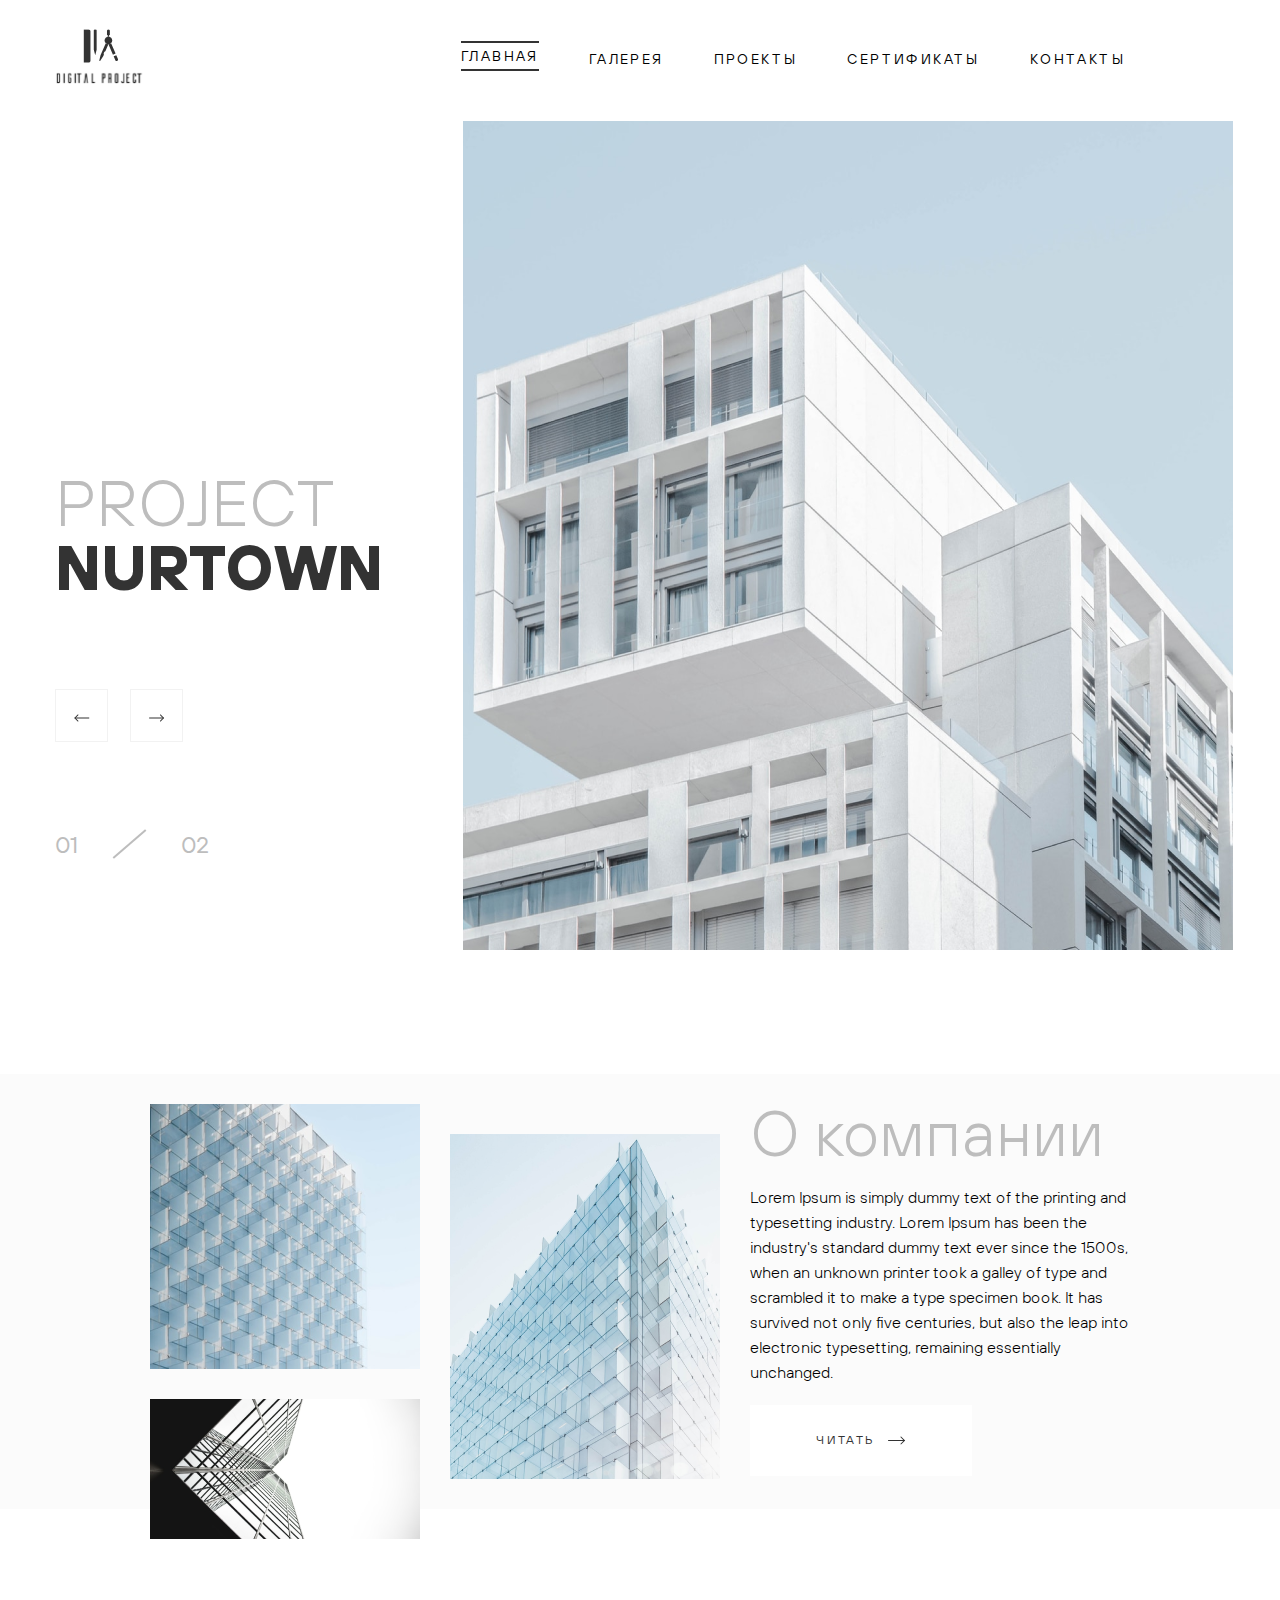
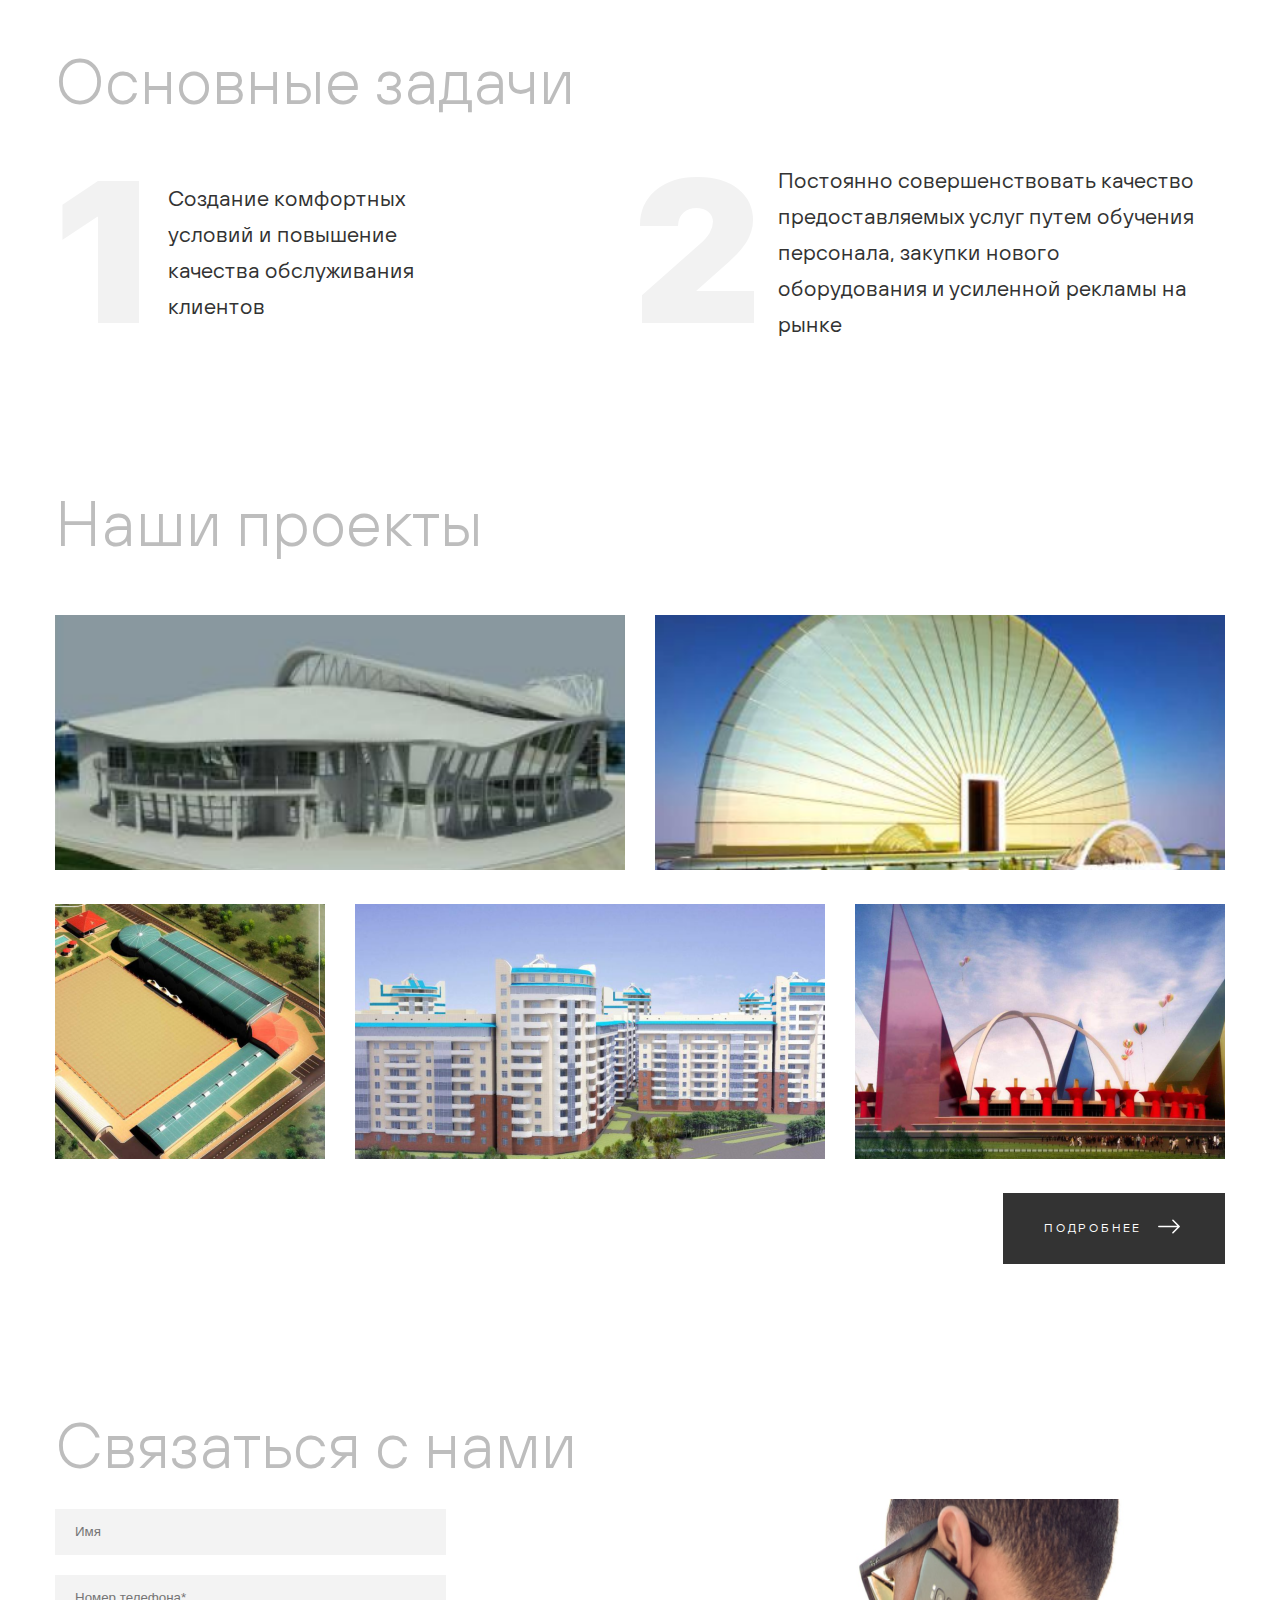
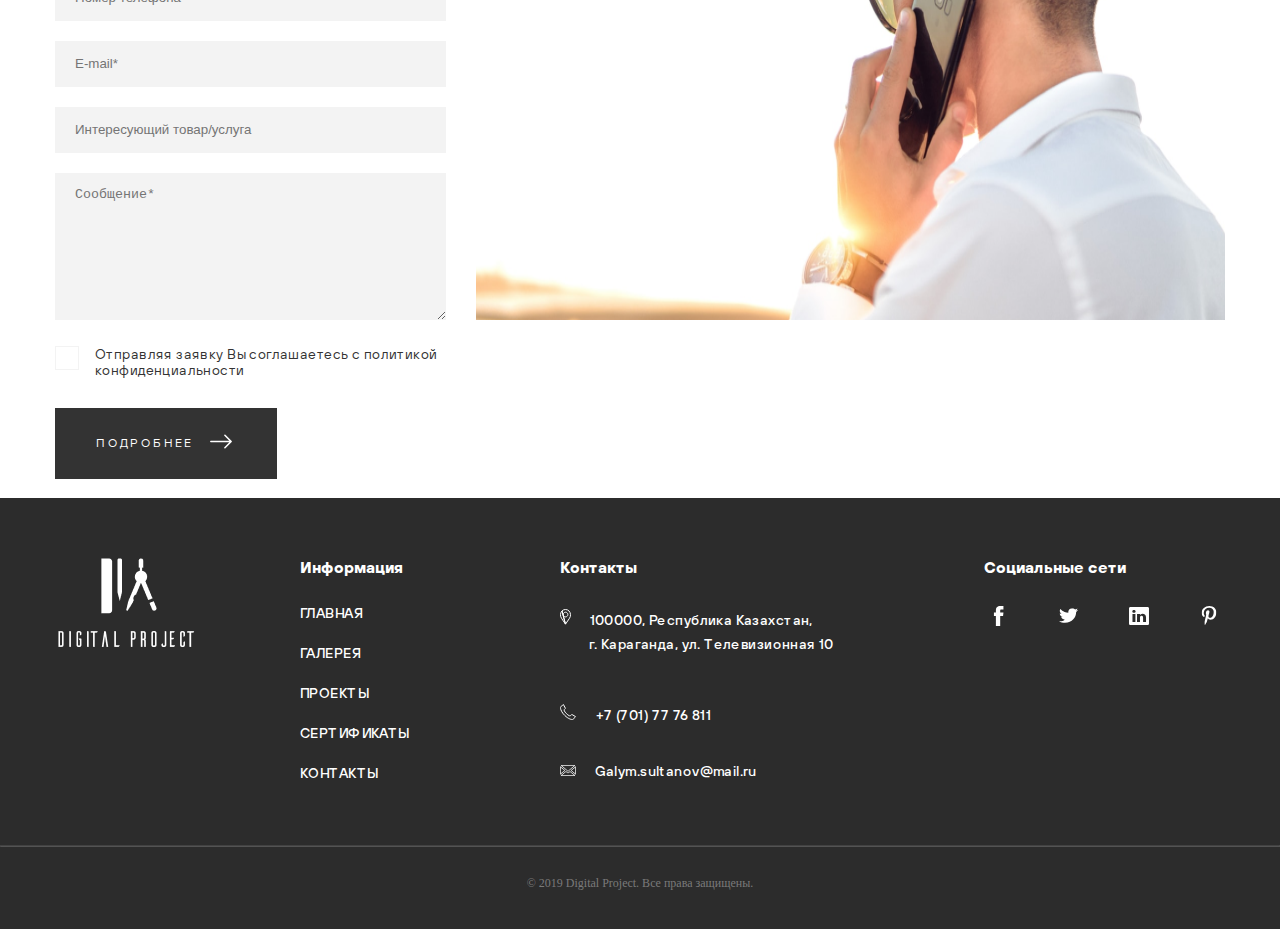
<file: index.html>
<!DOCTYPE html>
<html lang="en">

<head>
    <meta charset="UTF-8">
    <meta name="viewport" content="width=device-width, initial-scale=1.0">
    <!-- Fonst -->
    <link rel="stylesheet" href="./fonts/tt-hoves/stylesheet.css">
    <link rel="stylesheet" href="./fonts/SF Pro Display/stylesheet.css">
    <!-- Icons -->
    <link rel="stylesheet" href="https://cdnjs.cloudflare.com/ajax/libs/font-awesome/6.4.0/css/all.min.css"
        integrity="sha512-iecdLmaskl7CVkqkXNQ/ZH/XLlvWZOJyj7Yy7tcenmpD1ypASozpmT/E0iPtmFIB46ZmdtAc9eNBvH0H/ZpiBw=="
        crossorigin="anonymous" referrerpolicy="no-referrer" />
    <!-- CSS -->
    <link rel="icon" href="./img/log/nurtown-log.svg">
    <link rel="stylesheet" href="./css/main.css">
    <title>Digital</title>
</head>

<body>


    <div class="wrapper">

        <!-- Header seris start -->
        <header id="header">
            <div class="container">
                <div class="header-wrap">
                    <div class="header-wrap__log">
                        <a href="./index.html">
                            <img src="./img/log/nurtown-log.svg" alt="">
                        </a>
                        <span></span>
                    </div>
                    <nav class="header-nav header-nav__none">
                        <ul class="header-items">
                            <li class="header-item">
                                <a class="header-link active" href="./index.html">ГЛАВНАЯ</a>
                            </li>
                            <li class="header-items">
                                <a class="header-link" href="./Gallerya.html">ГАЛЕРЕЯ</a>
                            </li>
                            <li class="header-items">
                                <a class="header-link" href="./Projects.html">ПРОЕКТЫ</a>
                            </li>
                            <li class="header-items">
                                <a class="header-link" href="./Certificat.html">СЕРТИФИКАТЫ</a>
                            </li>
                            <li class="header-items">
                                <a class="header-link" href="./ Information.html">КОНТАКТЫ</a>
                            </li>
                        </ul>
                    </nav>
                    <div class="header-bars__menu">
                        <label for="header-bars">
                            <i class="fa-solid fa-bars"></i>
                        </label>
                        <p style="display: none;">salom</p>
                    </div>
                </div>
            </div>
        </header>
        <!-- Header seris end -->

        <input class="header-lable__bars" type="checkbox" id="header-bars" hidden>
        <div class="header-burger__seris">
            <div class="container">
                <div class="header-seris__main">
                    <a href="./index.html">
                        <img src="./img/log/nurtown-log.svg" alt="">
                    </a>
                    <label class="header-bars__x" for="header-bars">
                        <i class="fa-solid fa-x"></i>
                    </label>
                </div>
                <nav class="bars-nav__menu">
                    <ul class="header-items header-bars__item">
                        <li class="header-item">
                            <a class="header-link" href="./index.html">ГЛАВНАЯ</a>
                        </li>
                        <li class="header-items">
                            <a class="header-link" href="./Gallerya.html">ГАЛЕРЕЯ</a>
                        </li>
                        <li class="header-items">
                            <a class="header-link" href="./Projects.html">ПРОЕКТЫ</a>
                        </li>
                        <li class="header-items">
                            <a class="header-link" href="./Certificat.html">СЕРТИФИКАТЫ</a>
                        </li>
                        <li class="header-items">
                            <a class="header-link" href="./ Information.html">КОНТАКТЫ</a>
                        </li>
                    </ul>
                </nav>
            </div>
        </div>

        <!-- Main seris start -->
        <main id="main">
            <div class="container">
                <div class="main-wrap">
                    <div class="main-wrap__left">
                        <h1 class="main-title__trasnporent title-transporengt">PROJECT</h1>
                        <h1 class="main-title__bold title-bold">NURTOWN</h1>
                        <p class="main-warp__text">
                            Lorem ipsum dolor sit amet consectetur adipisicing elit. Quisquam quod, hic dolorum rem
                            voluptatem debitis adipisci, eligendi similique aspernatur doloribus temporibus perspiciatis
                            nulla facilis voluptatum soluta iure ipsa, saepe perferendis.
                        </p>
                        <div class="main-icons">
                            <div class="main-icon__1">
                                <img class="main-icon__left" src="./img/log/main-left.svg" alt="main-img">
                            </div>
                            <div class="main-icon__2">
                                <img class="main-icon__right" src="./img/log/main-right.svg" alt="main-img">
                            </div>
                        </div>
                        <div class="main-left__number">
                            <span>01</span>
                            <span class="line"></span>
                            <span>02</span>
                        </div>
                    </div>
                    <div class="main-wrap__right">
                        <img src="./img/КОНТАКТЫ-main-img.png" alt="">
                    </div>
                </div>
            </div>
        </main>
        <!-- Main seris end -->

        <!-- Comanda seris start -->
        <section id="comadna">
            <div class="container">
                <div class="comadnda-wrap">
                    <div class="comanda-wrap__left">
                        <div class="comanda-imges">
                            <img src="./img/comanda-1.png" alt="img-cards">
                            <img src="./img/comanda-3.png" alt="img-cards">
                        </div>
                        <div class="comanda-img__one">
                            <img src="./img/comanda-2.png" alt="img-cards">
                        </div>
                    </div>
                    <div class="comanda-wrap__right">
                        <div class="comanda-right__info">
                            <h1 class="comanda-info__title nurtow-title">О компании</h1>
                            <p class="comadnda-info__text">Lorem Ipsum is simply dummy text of the printing and
                                typesetting industry. Lorem Ipsum has been the industry's standard dummy text ever since
                                the 1500s, when an unknown printer took a galley of type and scrambled it to make a type
                                specimen book. It has survived not only five centuries, but also the leap into
                                electronic typesetting, remaining essentially unchanged.</p>
                            <div class="comadna-info__link">
                                <a class="" href="#!">ЧИТАТЬ</a>
                                <img src="./img/log/main-right.svg" alt="">
                            </div>
                        </div>
                    </div>
                </div>
            </div>
        </section>
        <!-- Comanda seris end -->

        <!-- Goals seris start -->
        <section id="goals">
            <div class="container">
                <div class="goals-wrap">
                    <div class="goals-wrap__titlle">
                        <h1 class="nurtow-title">Основные задачи</h1>
                    </div>
                    <div class="goals-wrap__numbers">
                        <div class="goals-wrap__left">
                            <span class="goals-number">1</span>
                            <p class="goals-text__1">Создание комфортных условий и повышение качества обслуживания
                                клиентов</p>
                        </div>
                        <div class="goals-wrap__right">
                            <span class="goals-number">2</span>
                            <p class="goals-text__2">Постоянно совершенствовать качество предоставляемых услуг путем
                                обучения персонала, закупки нового оборудования и усиленной рекламы на рынке</p>
                        </div>
                    </div>
                </div>
            </div>
        </section>
        <!-- Goals seris end -->

        <!-- Project seris start -->
        <section id="project">
            <div class="container">
                <div class="project-wrap">
                    <h1 class="project-wrap__title nurtow-title">Наши проекты</h1>
                    <div class="project-image__cards">
                        <div class="project-card__top">
                            <div class="project-image__1">
                                <img src="./img/preoket-1.png" alt="">
                                <div class="project-image__info">
                                    <h1 class="project-info__title">ДОСУГОВЫЙ ЦЕНТР</h1>
                                    <div class="project-info__btn">
                                        <a class="project-ingo__link" href="#!">ПОДРОБНЕЕ</a>
                                        <img src="/img/log/project-right.svg" alt="">
                                    </div>
                                </div>
                            </div>
                            <div class="project-image__1">
                                <img src="./img/preoket-2.png" alt="">
                                <div class="project-image__info">
                                    <h1 class="project-info__title">ДОСУГОВЫЙ ЦЕНТР</h1>
                                    <div class="project-info__btn">
                                        <a class="project-ingo__link" href="#!">ПОДРОБНЕЕ</a>
                                        <img src="/img/log/project-right.svg" alt="">
                                    </div>
                                </div>
                            </div>
                        </div>
                        <div class="project-card__bottom">
                            <div class="project-image__3">
                                <img src="./img/preoket--3.png" alt="">
                                <div class="project-card-info">
                                    <h1 class="project-bottom__title">ЦЕНТР</h1>
                                    <div class="project-info__btn">
                                        <a class="project-ingo__link" href="#!">ПОДРОБНЕЕ</a>
                                        <img src="/img/log/project-right.svg" alt="">
                                    </div>
                                </div>
                            </div>
                            <div class="project-image__3">
                                <img src="./img/preoket--4.png" alt="">
                                <div class="project-card-info">
                                    <h1 class="project-bottom__title" project-image__1>ЦЕНТР</h1>
                                    <div class="project-info__btn">
                                        <a class="project-ingo__link" href="#!">ПОДРОБНЕЕ</a>
                                        <img src="/img/log/project-right.svg" alt="">
                                    </div>
                                </div>
                            </div>
                            <div class="project-image__3">
                                <img src="./img/preoket--5.png" alt="">
                                <div class="project-card-info">
                                    <h1 class="project-bottom__title">ЦЕНТР</h1>
                                    <div class="project-info__btn">
                                        <a class="project-ingo__link" href="#!">ПОДРОБНЕЕ</a>
                                        <img src="/img/log/project-right.svg" alt="">
                                    </div>
                                </div>
                            </div>
                        </div>
                        <div class="project-button">
                            <a class="project-button__link" href="#!">ПОДРОБНЕЕ</a>
                            <span class="project-svg"><svg xmlns="http://www.w3.org/2000/svg" width="30" height="25"
                                    fill="currentColor" class="bi bi-arrow-right" viewBox="0 0 16 16">
                                    <path fill-rule="evenodd"
                                        d="M1 8a.5.5 0 0 1 .5-.5h11.793l-3.147-3.146a.5.5 0 0 1 .708-.708l4 4a.5.5 0 0 1 0 .708l-4 4a.5.5 0 0 1-.708-.708L13.293 8.5H1.5A.5.5 0 0 1 1 8z" />
                                </svg>
                                </svg>
                            </span>
                        </div>
                    </div>
                </div>
            </div>
        </section>
        <!-- Project seris end -->

        <!-- Contact US seris start -->
        <section id="contact">
            <div class="container">
                <div class="contact-wrap">
                    <h1 class="contact-wrap__title nurtow-title">Связаться с нами</h1>
                    <div class="contact-warp__info">
                        <div class="contact-wrap__lable">
                            <form class="contact-form">
                                <label for="username"></label>
                                <input type="text" id="username" placeholder="Имя">

                                <label for="number"></label>
                                <input type="number" id="usenumberrname" placeholder="Номер телефона*">

                                <label for="email"></label>
                                <input type="email" id="useremailname" placeholder="E-mail*">

                                <label for="text-1"></label>
                                <input type="text-1" id="text-1" placeholder="Интересующий товар/услуга">

                                <label for="textarea"></label>
                                <textarea name="texteria" placeholder="Сообщение*" id="textarea" cols="50"
                                    rows="10"></textarea>
                            </form>
                        </div>
                        <div class="contact-warp__image">
                            <img src="./img/contact-img.png" alt="">
                        </div>
                    </div>
                    <div class="contact-wrap__button">
                        <div class="contact-for">
                            <input type="checkbox" id="terms" hidden>
                            <label for="terms" class="checkbox">
                                <i class="fa-solid fa-check"></i>
                            </label>
                            <p class="contact-button__text">Отправляя заявку Вы соглашаетесь с политикой
                                конфиденциальности</p>
                        </div>
                        <div class="contact-button__btn">
                            <a class="project-button__link" href="#!">ПОДРОБНЕЕ</a>
                            <span class="project-svg"><svg xmlns="http://www.w3.org/2000/svg" width="30" height="25"
                                    fill="currentColor" class="bi bi-arrow-right" viewBox="0 0 16 16">
                                    <path fill-rule="evenodd"
                                        d="M1 8a.5.5 0 0 1 .5-.5h11.793l-3.147-3.146a.5.5 0 0 1 .708-.708l4 4a.5.5 0 0 1 0 .708l-4 4a.5.5 0 0 1-.708-.708L13.293 8.5H1.5A.5.5 0 0 1 1 8z" />
                                </svg>
                                </svg>
                            </span>
                        </div>
                    </div>
                </div>
            </div>
        </section>
        <!-- Contact US seris end -->

        <!-- Footer seris start -->
        <footer id="footer">
            <div class="container">
                <div class="footer-wrap">
                    <div class="footer-wrap__log">
                        <img src="./img/footer-log.png" alt="">
                    </div>
                    <div class="footer-wrap__info">
                        <div class="footer-info__title">
                            <h4 class="footer-them__title">Информация</h4>
                        </div>
                        <div class="footer-info__nav">
                            <ul class="footer-items">
                                <li class="footer-item">
                                    <a class="footer-link" href="./index.html">ГЛАВНАЯ</a>
                                </li>
                                <li class="footer-items">
                                    <a class="footer-link" href="./Gallerya.html">ГАЛЕРЕЯ</a>
                                </li>
                                <li class="footer-items">
                                    <a class="footer-link" href="./Projects.html">ПРОЕКТЫ</a>
                                </li>
                                <li class="footer-items">
                                    <a class="footer-link" href="./Certificat.html">СЕРТИФИКАТЫ</a>
                                </li>
                                <li class="footer-items">
                                    <a class="footer-link" href="./ Information.html">КОНТАКТЫ</a>
                                </li>
                            </ul>
                        </div>
                    </div>
                    <div class="footer-wrap__contact">
                        <div class="footer-contact__title">
                            <h4 class="footer-them__title">Контакты</h4>
                        </div>
                        <div class="footer-location__info">
                            <div class="footer-contact__map">
                                <img class="" src="./img/log/footer-map.svg" alt="footer-map">
                                <a class="footer-contact__icon"
                                    href="https://yandex.uz/maps/10338/termez/?ll=67.277818%2C37.223806&mode=whatshere&whatshere%5Bpoint%5D=67.304683%2C37.222330&whatshere%5Bzoom%5D=13&z=14">100000,
                                    Республика Казахстан,
                                    <span class="footer-text"> г. Караганда, ул. Телевизионная 10</span></a>
                            </div>
                            <div class="footer-contact__cal">
                                <img class="" src="./img/log/footer-call.svg" alt="tel+998">
                                <a class="footer-contact__icon" href="#!">+7 (701) 77 76 811</a>
                            </div>
                            <div class="footer-contact__email">
                                <img class="" src="./img/log/footer-email.svg" alt="footer-email">
                                <a class="footer-contact__icon" href="mailto:info@neokril.ru">Galym.sultanov@mail.ru</a>
                            </div>
                        </div>
                    </div>
                    <div class="footer-wrap__net">
                        <div class="footer-net__title">
                            <h4 class="footer-them__title">Социальные сети</h4>
                        </div>
                        <div class="footer-net__icons">
                            <a href="https://www.facebook.com/">
                                <img src="./img/log/facebook.svg" alt="footer-icons">
                            </a>
                            <a href="https://twitter.com/?lang=ru">
                                <img src="./img/log/twitter.svg" alt="footer-icons">
                            </a>
                            <a href="https://www.linkedin.com/feed/">
                                <img src="./img/log/Linked In.svg" alt="footer-icons">
                            </a>
                            <a href="https://www.pinterest.com/">
                                <img src="./img/log/pininterest.svg" alt="footer-icons">
                            </a>
                        </div>
                    </div>
                </div>
            </div>
            <hr class="herf">
            <span class="footer-end">© 2019 Digital Project. Все права защищены.</span>
        </footer>
        <!-- Footer seris end -->

    </div>

    <!-- JS -->
    <script src="./js/main.js"></script>
</body>

</html>
</file>
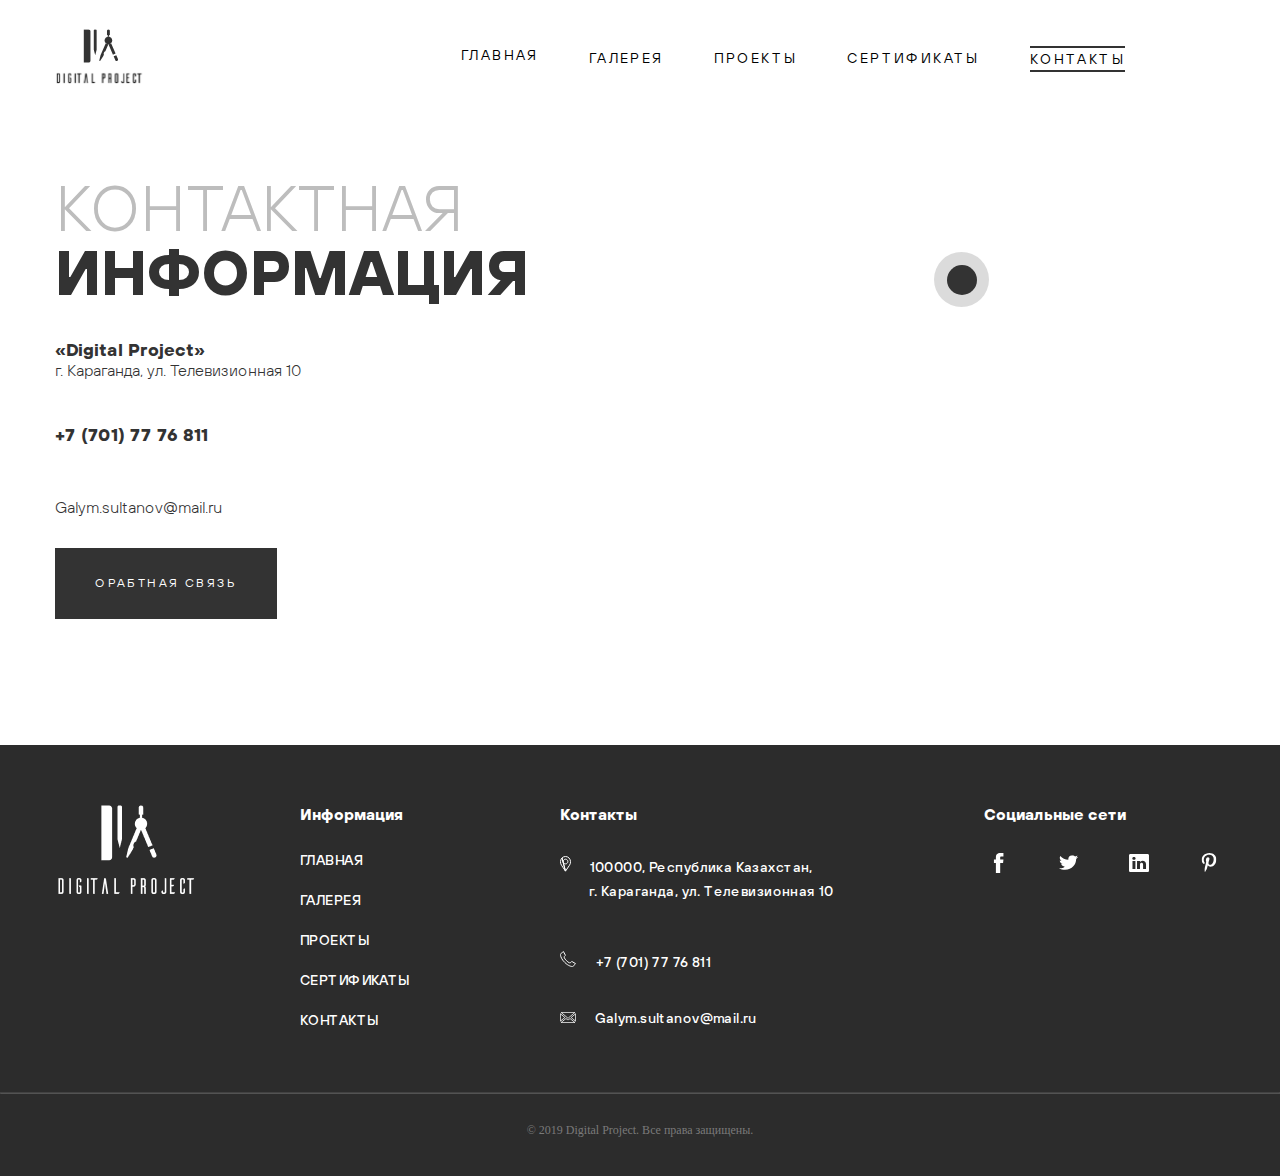
<file:  Information.html>
<!DOCTYPE html>
<html lang="en">

<head>
    <meta charset="UTF-8">
    <meta name="viewport" content="width=device-width, initial-scale=1.0">
    <!-- Fonst -->
    <link rel="stylesheet" href="./fonts/tt-hoves/stylesheet.css">
    <link rel="stylesheet" href="./fonts/SF Pro Display/stylesheet.css">
    <!-- Icons -->
    <link rel="stylesheet" href="https://cdnjs.cloudflare.com/ajax/libs/font-awesome/6.4.0/css/all.min.css" integrity="sha512-iecdLmaskl7CVkqkXNQ/ZH/XLlvWZOJyj7Yy7tcenmpD1ypASozpmT/E0iPtmFIB46ZmdtAc9eNBvH0H/ZpiBw==" crossorigin="anonymous" referrerpolicy="no-referrer" />
    <!-- CSS -->
    <link rel="stylesheet" href="./css/main.css">
    <title>Digital</title>
</head>

<body>


    <div class="wrapper">

        <!-- Header seris start -->
        <header id="header">
            <div class="container">
                <div class="header-wrap">
                    <div class="header-wrap__log">
                        <a href="./index.html">
                            <img src="./img/log/nurtown-log.svg" alt="">
                        </a>
                        <span></span>
                    </div>
                    <nav class="header-nav header-nav__none">
                        <ul class="header-items">
                            <li class="header-item">
                                <a class="header-link" href="./index.html">ГЛАВНАЯ</a>
                            </li>
                            <li class="header-items">
                                <a class="header-link" href="./Gallerya.html">ГАЛЕРЕЯ</a>
                            </li>
                            <li class="header-items">
                                <a class="header-link" href="./Projects.html">ПРОЕКТЫ</a>
                            </li>
                            <li class="header-items">
                                <a class="header-link" href="./Certificat.html">СЕРТИФИКАТЫ</a>
                            </li>
                            <li class="header-items">
                                <a class="header-link active" href="./ Information.html">КОНТАКТЫ</a>
                            </li>
                        </ul>
                    </nav>
                    <div class="header-bars__menu">
                        <label for="header-bars">
                            <i class="fa-solid fa-bars"></i>
                        </label>
                        <p style="display: none;">salom</p>
                    </div>
                </div>
            </div>
        </header>

        <!-- Header burger seris -->
        <div class="header-burger__seris">
            <div class="container">
                <label class="header-bars__x" for="header-bars">
                    <i class="fa-solid fa-x"></i>
                </label>
                <nav class="bars-nav__menu">
                    <ul class="header-items header-bars__item">
                        <li class="header-item">
                            <a class="header-link" href="./index.html">ГЛАВНАЯ</a>
                        </li>
                        <li class="header-items">
                            <a class="header-link" href="./Gallerya.html">ГАЛЕРЕЯ</a>
                        </li>
                        <li class="header-items">
                            <a class="header-link" href="./Projects.html">ПРОЕКТЫ</a>
                        </li>
                        <li class="header-items">
                            <a class="header-link" href="./Certificat.html">СЕРТИФИКАТЫ</a>
                        </li>
                        <li class="header-items">
                            <a class="header-link" href="./ Information.html">КОНТАКТЫ</a>
                        </li>
                    </ul>
                </nav>
            </div>
        </div>
        <!-- Header burger seris-->

        <!-- Header seris end -->

        <!-- Information seris start -->
        <section id="information">
            <div class="container">
                <div class="information-wrap">
                    <div class="information-wrap__left">
                        <div class="information-left__title">
                            <h1 class="title-transporengt">КОНТАКТНАЯ</h1>
                            <h1 class="title-bold">ИНФОРМАЦИЯ</h1>
                        </div>
                        <div class="information-left__info">
                            <span class="information-info__bold">«Digital Project»</span>
                            <span class="information-info__trasp">г. Караганда, ул. Телевизионная 10</span>
                        </div>
                        <a class="information-info__bold" href="#!">+7 (701) 77 76 811</a>
                        <a class="information-info__email" href="#!">Galym.sultanov@mail.ru</a>
                        <label for="modal-1" class="information-btn">
                            <span>Орабтная связь</span>
                        </label>
                    </div>
                    <div class="information">
                        <iframe
                            src="https://www.google.com/maps/embed?pb=!1m18!1m12!1m3!1d2377.3012005432547!2d67.28300158883503!3d37.22264643984036!2m3!1f0!2f0!3f0!3m2!1i1024!2i768!4f13.1!3m3!1m2!1s0x3f352f57e8a37885%3A0xf3ec1133e9b44d1e!2sSULTAN%20TAXI%20TERMIZ!5e1!3m2!1sru!2s!4v1687611067791!5m2!1sru!2s"
                            width="1100" height="500" style="border:0;" allowfullscreen="" loading="lazy"
                            referrerpolicy="no-referrer-when-downgrade"></iframe>
                        <div class="information-map">
                            <img src="./img/log/infor-map.svg" alt="information-map">
                        </div>
                    </div>
                </div>
            </div>
        </section>
        <!-- Information seris end -->

        <input type="checkbox" id="modal-1" hidden>
        <!-- Modal-1 -->
        <div class="modal modal-1">
            <label for="modal-1" class="modal-bg"> </label>
            <div class="modal-content">
                <div class="modal-header">
                    <div class="modal-warp__header">
                        <h1>Задать вопрос</h1>
                        <label class="modal-close" for="modal-1">
                            <img src="./img/log/modla-x.svg" alt="">
                        </label>
                    </div>
                    <form class="modal-form">
                        <label for="username"></label>
                        <input type="text" id="username" placeholder="Имя">

                        <label for="number"></label>
                        <input type="number" id="usenumberrname" placeholder="Номер телефона*">

                        <label for="email"></label>
                        <input type="email" id="useremailname" placeholder="E-mail*">

                        <label for="text-1"></label>
                        <input type="text-1" id="text-1" placeholder="Интересующий товар/услуга">

                        <label for="textarea"></label>
                        <textarea name="texteria" placeholder="Сообщение*" id="textarea" cols="50" rows="10"></textarea>
                    </form>
                    <div class="modal-wrap__button">
                        <div class="modal-for">
                            <input type="checkbox" id="termss" hidden>
                            <label class="terms-chekbox" for="termss">
                                <i class="fa-solid fa-check"></i>
                            </label>
                            <p class="modal-button__text">Отправляя заявку Вы соглашаетесь с политикой
                                конфиденциальности</p>
                        </div>
                        <div class="modal-button__btn">
                            <label for="modal-2" class="modal-btn">Отправить</label>
                        </div>
                    </div>
                </div>
            </div>
        </div>
        <!-- Modal-1 -->

        <input type="checkbox" id="modal-2" hidden>
        <!-- Modal-2 -->
        <div class="modall  modal-2">
            <label for="modal-2" class="modal-lable-close"></label>
            <div class="modal-content-2">
                <label for="modal-2" class="modal-header">
                    <img src="./img/log/modla-x.svg" alt="">
                </label>
                <img class="modal-end__img" src="./img/modal-end.png" alt="modla-end">
                <h3 class="modal-end-sps">Спасибо !</h3>
                <p class="modal-end__text">Ваше сообщение отправлено мы свяжемся с вами в ближайшее время</p>
                <label for="modal-2" class="modal-end__btn">ВЕРНУТСЯ НАЗАД</label>
            </div>
        </div>
        <!-- Modal-2 -->

        <!-- Footer seris start -->
        <footer id="footer">
            <div class="container">
                <div class="footer-wrap">
                    <div class="footer-wrap__log">
                        <img src="./img/footer-log.png" alt="">
                    </div>
                    <div class="footer-wrap__info">
                        <div class="footer-info__title">
                            <h4 class="footer-them__title">Информация</h4>
                        </div>
                        <div class="footer-info__nav">
                            <ul class="footer-items">
                                <li class="footer-item">
                                    <a class="footer-link" href="./index.html">ГЛАВНАЯ</a>
                                </li>
                                <li class="footer-items">
                                    <a class="footer-link" href="./Gallerya.html">ГАЛЕРЕЯ</a>
                                </li>
                                <li class="footer-items">
                                    <a class="footer-link" href="./Projects.html">ПРОЕКТЫ</a>
                                </li>
                                <li class="footer-items">
                                    <a class="footer-link" href="./Certificat.html">СЕРТИФИКАТЫ</a>
                                </li>
                                <li class="footer-items">
                                    <a class="footer-link" href="./ Information.html">КОНТАКТЫ</a>
                                </li>
                            </ul>
                        </div>
                    </div>
                    <div class="footer-wrap__contact">
                        <div class="footer-contact__title">
                            <h4 class="footer-them__title">Контакты</h4>
                        </div>
                        <div class="footer-location__info">
                            <div class="footer-contact__map">
                                <img class="" src="./img/log/footer-loc.svg " alt="footer-map">
                                <a class="footer-contact__icon"
                                    href="https://yandex.uz/maps/10338/termez/?ll=67.277818%2C37.223806&mode=whatshere&whatshere%5Bpoint%5D=67.304683%2C37.222330&whatshere%5Bzoom%5D=13&z=14">100000,
                                    Республика Казахстан,
                                    <span class="footer-text"> г. Караганда, ул. Телевизионная 10</span></a>
                            </div>
                            <div class="footer-contact__cal">
                                <img class="" src="./img/log/footer-call.svg" alt="tel+998">
                                <a class="footer-contact__icon" href="#!">+7 (701) 77 76 811</a>
                            </div>
                            <div class="footer-contact__email">
                                <img class="" src="./img/log/footer-email.svg" alt="footer-email">
                                <a class="footer-contact__icon" href="mailto:info@neokril.ru">Galym.sultanov@mail.ru</a>
                            </div>
                        </div>
                    </div>
                    <div class="footer-wrap__net">
                        <div class="footer-net__title">
                            <h4 class="footer-them__title">Социальные сети</h4>
                        </div>
                        <div class="footer-net__icons">
                            <a href="https://www.facebook.com/">
                                <img src="./img/log/facebook.svg" alt="footer-icons">
                            </a>
                            <a href="https://twitter.com/?lang=ru">
                                <img src="./img/log/twitter.svg" alt="footer-icons">
                            </a>
                            <a href="https://www.linkedin.com/feed/">
                                <img src="./img/log/Linked In.svg" alt="footer-icons">
                            </a>
                            <a href="https://www.pinterest.com/">
                                <img src="./img/log/pininterest.svg" alt="footer-icons">
                            </a>
                        </div>
                    </div>
                </div>
            </div>
            <hr class="herf">
            <span class="footer-end">© 2019 Digital Project. Все права защищены.</span>
        </footer>
        <!-- Footer seris end -->

    </div>

    <!-- JS -->
    <script src="./js/main.js"></script>
</body>

</html>
</file>
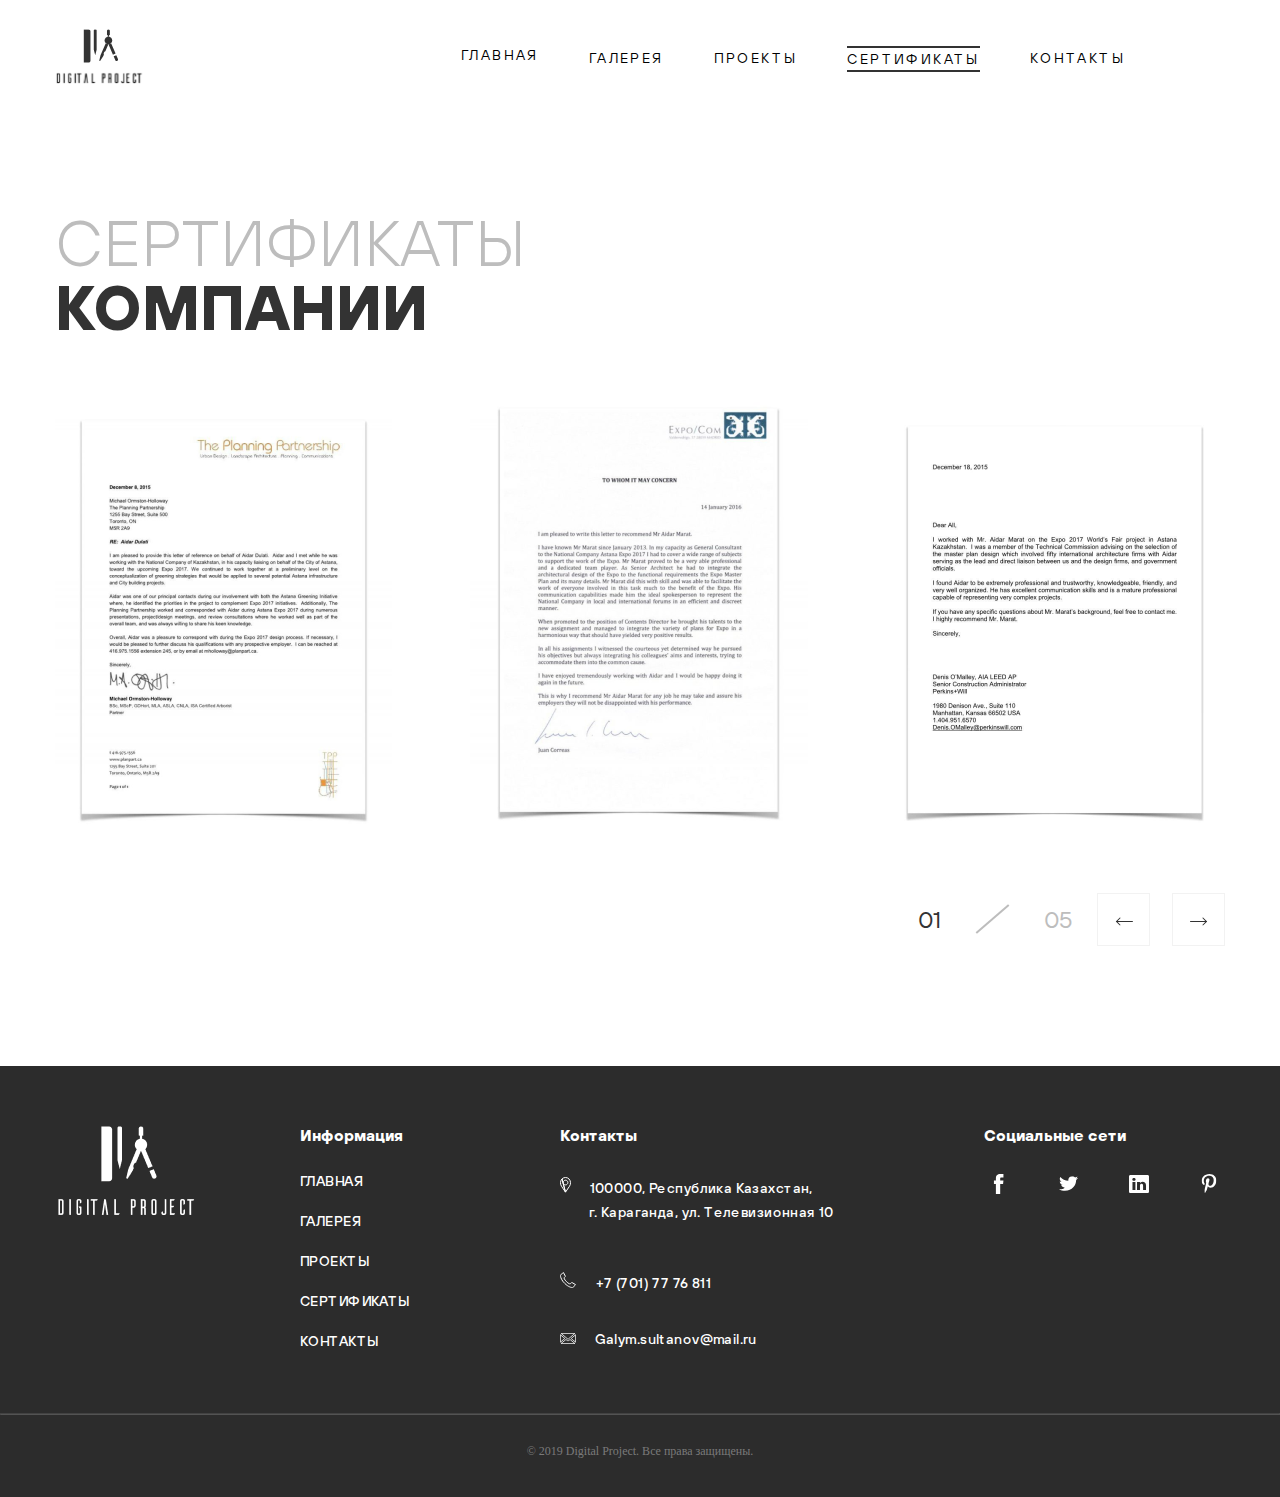
<file: Certificat.html>
<!DOCTYPE html>
<html lang="en">

<head>
    <meta charset="UTF-8">
    <meta name="viewport" content="width=device-width, initial-scale=1.0">
    <!-- Fonst -->
    <link rel="stylesheet" href="./fonts/tt-hoves/stylesheet.css">
    <link rel="stylesheet" href="./fonts/SF Pro Display/stylesheet.css">
    <!-- Icons -->
    <link rel="stylesheet" href="https://cdnjs.cloudflare.com/ajax/libs/font-awesome/6.4.0/css/all.min.css"
        integrity="sha512-iecdLmaskl7CVkqkXNQ/ZH/XLlvWZOJyj7Yy7tcenmpD1ypASozpmT/E0iPtmFIB46ZmdtAc9eNBvH0H/ZpiBw=="
        crossorigin="anonymous" referrerpolicy="no-referrer" />
    <!-- CSS -->
    <link rel="stylesheet" href="./css/main.css">
    <title>Digital</title>
</head>

<body>


    <div class="wrapper">

        <!-- Header seris start -->
        <header id="header">
            <div class="container">
                <div class="header-wrap">
                    <div class="header-wrap__log">
                        <a href="./index.html">
                            <img src="./img/log/nurtown-log.svg" alt="">
                        </a>
                        <span></span>
                    </div>
                    <nav class="header-nav header-nav__none">
                        <ul class="header-items">
                            <li class="header-item">
                                <a class="header-link" href="./index.html">ГЛАВНАЯ</a>
                            </li>
                            <li class="header-items">
                                <a class="header-link" href="./Gallerya.html">ГАЛЕРЕЯ</a>
                            </li>
                            <li class="header-items">
                                <a class="header-link" href="./Projects.html">ПРОЕКТЫ</a>
                            </li>
                            <li class="header-items">
                                <a class="header-link active" href="./Certificat.html">СЕРТИФИКАТЫ</a>
                            </li>
                            <li class="header-items">
                                <a class="header-link" href="./ Information.html">КОНТАКТЫ</a>
                            </li>
                        </ul>
                    </nav>
                    <div class="header-bars__menu">
                        <label for="header-bars">
                            <i class="fa-solid fa-bars"></i>
                        </label>
                        <p style="display: none;">salom</p>
                    </div>
                </div>
            </div>
        </header>

        <input class="header-lable__bars" type="checkbox" id="header-bars" hidden>

        <!-- Header burger seris -->
        <div class="header-burger__seris">
            <div class="container">
                <label class="header-bars__x" for="header-bars">
                    <i class="fa-solid fa-x"></i>
                </label>
                <nav class="bars-nav__menu">
                    <ul class="header-items header-bars__item">
                        <li class="header-item">
                            <a class="header-link" href="./index.html">ГЛАВНАЯ</a>
                        </li>
                        <li class="header-items">
                            <a class="header-link" href="./Gallerya.html">ГАЛЕРЕЯ</a>
                        </li>
                        <li class="header-items">
                            <a class="header-link" href="./Projects.html">ПРОЕКТЫ</a>
                        </li>
                        <li class="header-items">
                            <a class="header-link" href="./Certificat.html">СЕРТИФИКАТЫ</a>
                        </li>
                        <li class="header-items">
                            <a class="header-link" href="./ Information.html">КОНТАКТЫ</a>
                        </li>
                    </ul>
                </nav>
            </div>
        </div>
        <!-- Header burger seris-->

        <!-- Header seris end -->

        <!-- Certificat seris start -->
        <section id="certificat">
            <div class="container">
                <div class="certificat-wrap">
                    <div class="certificat-wrap__title">
                        <h1 class="title-transporengt">сертификаты</h1>
                        <h1 class="title-bold ">КОМПАНИИ</h1>
                    </div>
                    <div class="certificat-warp__list">
                        <div class="certificat-img__1 ">
                            <img class="certificat-medya" src="./img/certificat-1.png" alt="certificat-img">
                        </div>
                        <div class="certificat-img__2">
                            <img class="certificat-medya" src="./img/certificat-2.png" alt="certificat-img">
                        </div>
                        <div class="certificat-img__3">
                            <img class="certificat-medya" src="./img/certificat-3.png" alt="certificat-img">
                        </div>
                    </div>
                </div>
                <div class="certificat-wrap__swper">
                    <div class="gallery-left__number">
                        <span class="digital-bolt__1">01</span>
                        <span class="line"></span>
                        <span>05</span>
                    </div>
                    <div class="gallery-icons">
                        <div class="gallery-icon__1">
                            <img class="gallery-icon__left" src="./img/log/main-left.svg" alt="main-img">
                        </div>
                        <div class="gallery-icon__2">
                            <img class="gallery-icon__right" src="./img/log/main-right.svg" alt="main-img">
                        </div>
                    </div>
                </div>
            </div>
        </section>
        <!-- Certificat seris end -->

        <!-- Footer seris start -->
        <footer id="footer">
            <div class="container">
                <div class="footer-wrap">
                    <div class="footer-wrap__log">
                        <img src="./img/footer-log.png" alt="">
                    </div>
                    <div class="footer-wrap__info">
                        <div class="footer-info__title">
                            <h4 class="footer-them__title">Информация</h4>
                        </div>
                        <div class="footer-info__nav">
                            <ul class="footer-items">
                                <li class="footer-item">
                                    <a class="footer-link" href="./index.html">ГЛАВНАЯ</a>
                                </li>
                                <li class="footer-items">
                                    <a class="footer-link" href="./Gallerya.html">ГАЛЕРЕЯ</a>
                                </li>
                                <li class="footer-items">
                                    <a class="footer-link" href="./Projects.html">ПРОЕКТЫ</a>
                                </li>
                                <li class="footer-items">
                                    <a class="footer-link" href="./Certificat.html">СЕРТИФИКАТЫ</a>
                                </li>
                                <li class="footer-items">
                                    <a class="footer-link" href="./ Information.html">КОНТАКТЫ</a>
                                </li>
                            </ul>
                        </div>
                    </div>
                    <div class="footer-wrap__contact">
                        <div class="footer-contact__title">
                            <h4 class="footer-them__title">Контакты</h4>
                        </div>
                        <div class="footer-location__info">
                            <div class="footer-contact__map">
                                <img class="" src="./img/log/footer-loc.svg " alt="footer-map">
                                <a class="footer-contact__icon"
                                    href="https://yandex.uz/maps/10338/termez/?ll=67.277818%2C37.223806&mode=whatshere&whatshere%5Bpoint%5D=67.304683%2C37.222330&whatshere%5Bzoom%5D=13&z=14">100000,
                                    Республика Казахстан,
                                    <span class="footer-text"> г. Караганда, ул. Телевизионная 10</span></a>
                            </div>
                            <div class="footer-contact__cal">
                                <img class="" src="./img/log/footer-call.svg" alt="tel+998">
                                <a class="footer-contact__icon" href="#!">+7 (701) 77 76 811</a>
                            </div>
                            <div class="footer-contact__email">
                                <img class="" src="./img/log/footer-email.svg" alt="footer-email">
                                <a class="footer-contact__icon" href="mailto:info@neokril.ru">Galym.sultanov@mail.ru</a>
                            </div>
                        </div>
                    </div>
                    <div class="footer-wrap__net">
                        <div class="footer-net__title">
                            <h4 class="footer-them__title">Социальные сети</h4>
                        </div>
                        <div class="footer-net__icons">
                            <a href="https://www.facebook.com/">
                                <img src="./img/log/facebook.svg" alt="footer-icons">
                            </a>
                            <a href="https://twitter.com/?lang=ru">
                                <img src="./img/log/twitter.svg" alt="footer-icons">
                            </a>
                            <a href="https://www.linkedin.com/feed/">
                                <img src="./img/log/Linked In.svg" alt="footer-icons">
                            </a>
                            <a href="https://www.pinterest.com/">
                                <img src="./img/log/pininterest.svg" alt="footer-icons">
                            </a>
                        </div>
                    </div>
                </div>
            </div>
            <hr class="herf">
            <span class="footer-end">© 2019 Digital Project. Все права защищены.</span>
        </footer>
        <!-- Footer seris end -->

    </div>

    <!-- JS -->
    <script src="./js/main.js"></script>
</body>

</html>
</file>
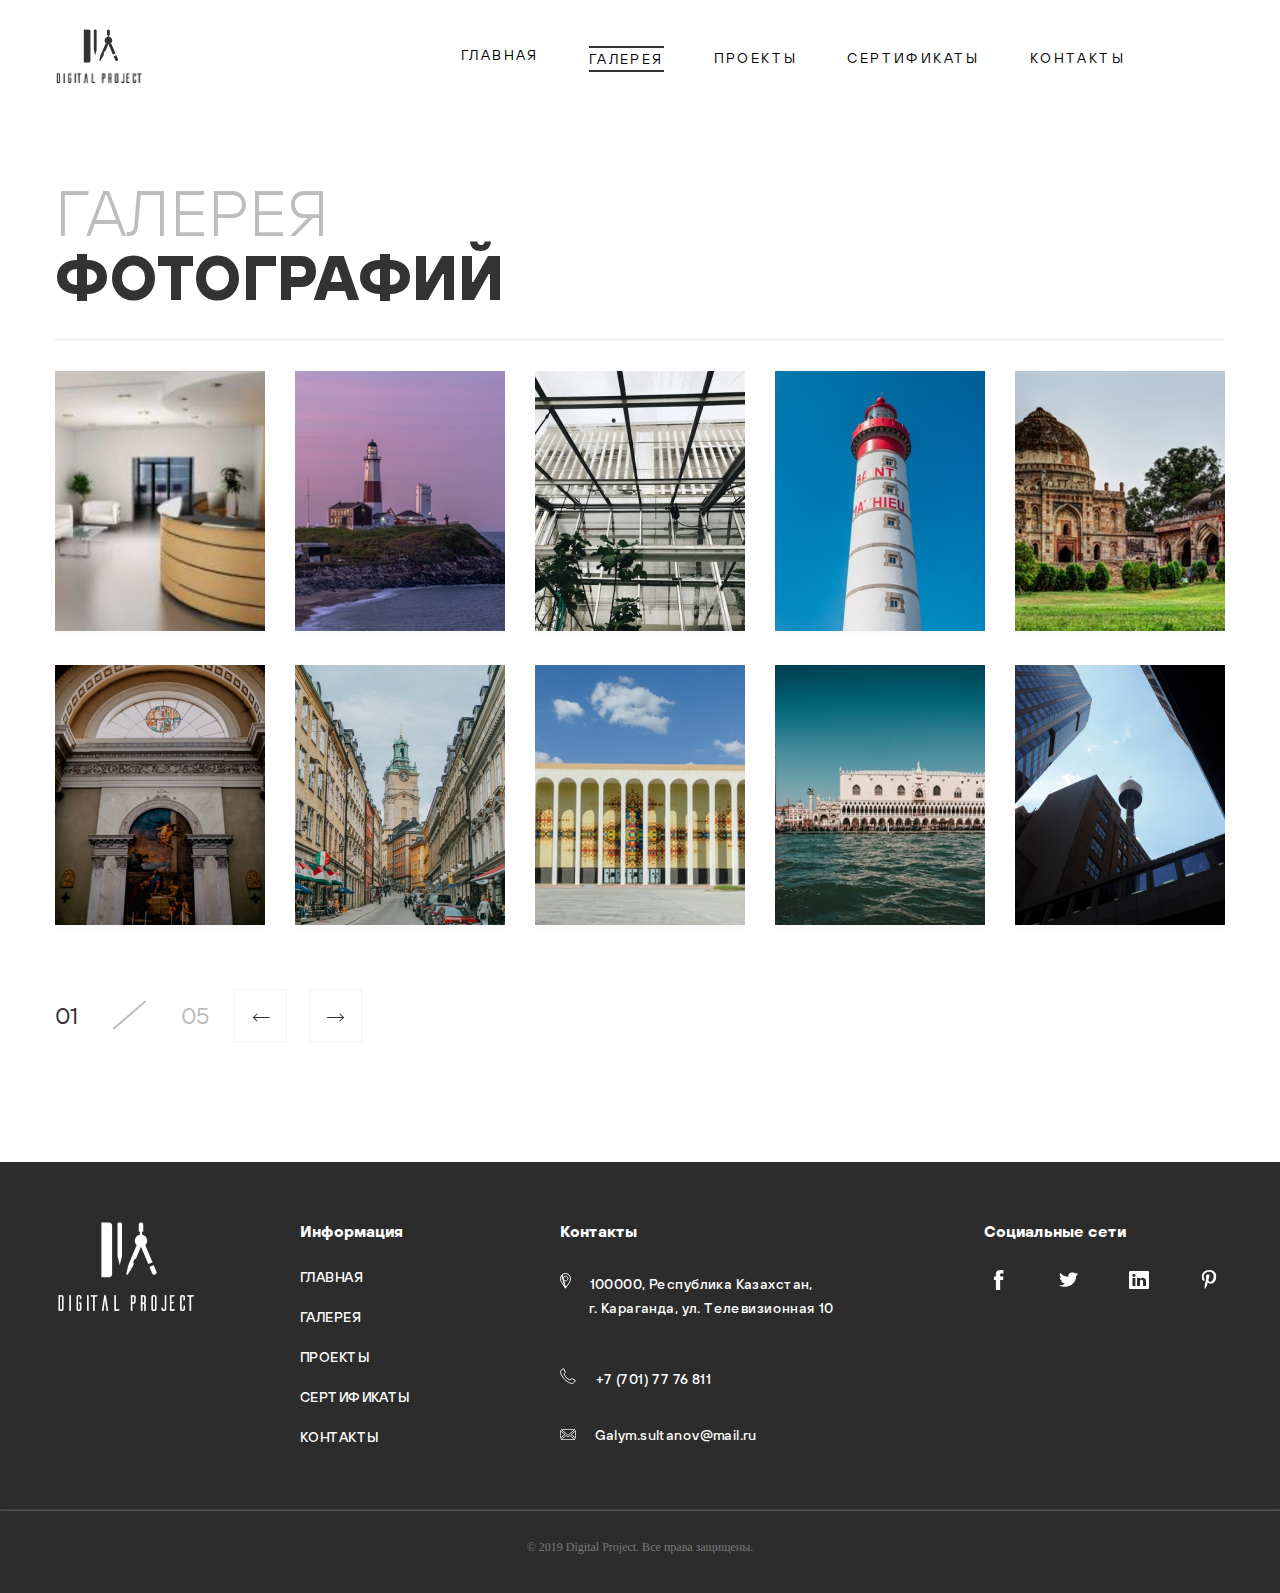
<file: Gallerya.html>
<!DOCTYPE html>
<html lang="en">

<head>
    <meta charset="UTF-8">
    <meta name="viewport" content="width=device-width, initial-scale=1.0">
    <!-- Fonst -->
    <link rel="stylesheet" href="./fonts/tt-hoves/stylesheet.css">
    <link rel="stylesheet" href="./fonts/SF Pro Display/stylesheet.css">
    <!-- Icons -->
    <link rel="stylesheet" href="https://cdnjs.cloudflare.com/ajax/libs/font-awesome/6.4.0/css/all.min.css"
        integrity="sha512-iecdLmaskl7CVkqkXNQ/ZH/XLlvWZOJyj7Yy7tcenmpD1ypASozpmT/E0iPtmFIB46ZmdtAc9eNBvH0H/ZpiBw=="
        crossorigin="anonymous" referrerpolicy="no-referrer" />
    <!-- CSS -->
    <link rel="stylesheet" href="./css/main.css">
    <title>Digital</title>
</head>

<body>


    <div class="wrapper">

        <!-- Header seris start -->
        <header id="header">
            <div class="container">
                <div class="header-wrap">
                    <div class="header-wrap__log">
                        <a href="./index.html">
                            <img src="./img/log/nurtown-log.svg" alt="">
                        </a>
                        <span></span>
                    </div>
                    <nav class="header-nav header-nav__none">
                        <ul class="header-items">
                            <li class="header-item">
                                <a class="header-link" href="./index.html">ГЛАВНАЯ</a>
                            </li>
                            <li class="header-items">
                                <a class="header-link active" href="./Gallerya.html">ГАЛЕРЕЯ</a>
                            </li>
                            <li class="header-items">
                                <a class="header-link" href="./Projects.html">ПРОЕКТЫ</a>
                            </li>
                            <li class="header-items">
                                <a class="header-link" href="./Certificat.html">СЕРТИФИКАТЫ</a>
                            </li>
                            <li class="header-items">
                                <a class="header-link" href="./ Information.html">КОНТАКТЫ</a>
                            </li>
                        </ul>
                    </nav>
                    <div class="header-bars__menu">
                        <label for="header-bars">
                            <i class="fa-solid fa-bars"></i>
                        </label>
                        <p style="display: none;">salom</p>
                    </div>
                </div>
            </div>
        </header>

        <input class="header-lable__bars" type="checkbox" id="header-bars" hidden>

        <!-- Header burger seris -->
        <div class="header-burger__seris">
            <div class="container">
                <label class="header-bars__x" for="header-bars">
                    <i class="fa-solid fa-x"></i>
                </label>
                <nav class="bars-nav__menu">
                    <ul class="header-items header-bars__item">
                        <li class="header-item">
                            <a class="header-link" href="./index.html">ГЛАВНАЯ</a>
                        </li>
                        <li class="header-items">
                            <a class="header-link" href="./Gallerya.html">ГАЛЕРЕЯ</a>
                        </li>
                        <li class="header-items">
                            <a class="header-link" href="./Projects.html">ПРОЕКТЫ</a>
                        </li>
                        <li class="header-items">
                            <a class="header-link" href="./Certificat.html">СЕРТИФИКАТЫ</a>
                        </li>
                        <li class="header-items">
                            <a class="header-link" href="./ Information.html">КОНТАКТЫ</a>
                        </li>
                    </ul>
                </nav>
            </div>
        </div>
        <!-- Header burger seris-->

        <!-- Header seris end -->

        <!-- Gallerya seris start -->
        <section id="gallerya">
            <div class="container">
                <div class="gallerya-wrap">
                    <div class="gallerya-wrap__title">
                        <h1 class="title-transporengt">ГАЛЕРЕЯ</h1>
                        <h1 class="title-bold">ФОТОГРАФИЙ</h1>
                    </div>
                    <div class="gallerya-wrap__cars">
                        <hr class="gallery-herft">
                        <div class="gallery-card__top">
                            <div class="gallery-top__img">
                                <img src="./img/galer-1.png" alt="">
                                <div class="gallery-img__info">
                                    <p class="gallery-info__text">Описание или пояснение к изображению.</p>
                                </div>
                            </div>
                            <div class="gallery-top__img">
                                <img src="./img/galer-2.png" alt="">
                                <div class="gallery-img__info">
                                    <p class="gallery-info__text">Описание или пояснение к изображению.</p>
                                </div>
                            </div>
                            <div class="gallery-top__img">
                                <img src="./img/galer-3.png" alt="">
                                <div class="gallery-img__info">
                                    <p class="gallery-info__text">Описание или пояснение к изображению.</p>
                                </div>
                            </div>
                            <div class="gallery-top__img">
                                <img src="./img/galer-4.png" alt="">
                                <div class="gallery-img__info">
                                    <p class="gallery-info__text">Описание или пояснение к изображению.</p>
                                </div>
                            </div>
                            <div class="gallery-bottom__img">
                                <img src="./img/galer-5.png" alt="">
                                <div class="gallery-img__info">
                                    <p class="gallery-info__text">Описание или пояснение к изображению.</p>
                                </div>
                            </div>
                        </div>
                        <div class="gallery-card__bottom">
                            <div class="gallery-bottom__img">
                                <img src="./img/galer-6.png" alt="">
                                <div class="gallery-img__info">
                                    <p class="gallery-info__text">Описание или пояснение к изображению.</p>
                                </div>
                            </div>
                            <div class="gallery-bottom__img">
                                <img src="./img/galer-7.png" alt="">
                                <div class="gallery-img__info">
                                    <p class="gallery-info__text">Описание или пояснение к изображению.</p>
                                </div>
                            </div>
                            <div class="gallery-bottom__img">
                                <img src="./img/galer-8.png" alt="">
                                <div class="gallery-img__info">
                                    <p class="gallery-info__text">Описание или пояснение к изображению.</p>
                                </div>
                            </div>
                            <div class="gallery-bottom__img">
                                <img src="./img/galer-9.png" alt="">
                                <div class="gallery-img__info">
                                    <p class="gallery-info__text">Описание или пояснение к изображению.</p>
                                </div>
                            </div>
                            <div class="gallery-top__img">
                                <img src="./img/galer-10.png" alt="">
                                <div class="gallery-img__info">
                                    <p class="gallery-info__text">Описание или пояснение к изображению.</p>
                                </div>
                            </div>
                        </div>
                    </div>
                </div>
                <div class="gallery-wrap__swper">
                    <div class="gallery-left__number">
                        <span class="digital-bolt__1">01</span>
                        <span class="line"></span>
                        <span>05</span>
                    </div>
                    <div class="gallery-icons">
                        <div class="gallery-icon__1">
                            <img class="gallery-icon__left" src="./img/log/main-left.svg" alt="main-img">
                        </div>
                        <div class="gallery-icon__2">
                            <img class="gallery-icon__right" src="./img/log/main-right.svg" alt="main-img">
                        </div>
                    </div>
                </div>
            </div>
        </section>
        <!-- Gallerya seris end -->

        <!-- Footer seris start -->
        <footer id="footer">
            <div class="container">
                <div class="footer-wrap">
                    <div class="footer-wrap__log">
                        <img src="./img/footer-log.png" alt="">
                    </div>
                    <div class="footer-wrap__info">
                        <div class="footer-info__title">
                            <h4 class="footer-them__title">Информация</h4>
                        </div>
                        <div class="footer-info__nav">
                            <ul class="footer-items">
                                <li class="footer-item">
                                    <a class="footer-link" href="./index.html">ГЛАВНАЯ</a>
                                </li>
                                <li class="footer-items">
                                    <a class="footer-link" href="./Gallerya.html">ГАЛЕРЕЯ</a>
                                </li>
                                <li class="footer-items">
                                    <a class="footer-link" href="./Projects.html">ПРОЕКТЫ</a>
                                </li>
                                <li class="footer-items">
                                    <a class="footer-link" href="./Certificat.html">СЕРТИФИКАТЫ</a>
                                </li>
                                <li class="footer-items">
                                    <a class="footer-link" href="./ Information.html">КОНТАКТЫ</a>
                                </li>
                            </ul>
                        </div>
                    </div>
                    <div class="footer-wrap__contact">
                        <div class="footer-contact__title">
                            <h4 class="footer-them__title">Контакты</h4>
                        </div>
                        <div class="footer-location__info">
                            <div class="footer-contact__map">
                                <img class="" src="./img/log/footer-loc.svg " alt="footer-map">
                                <a class="footer-contact__icon"
                                    href="https://yandex.uz/maps/10338/termez/?ll=67.277818%2C37.223806&mode=whatshere&whatshere%5Bpoint%5D=67.304683%2C37.222330&whatshere%5Bzoom%5D=13&z=14">100000,
                                    Республика Казахстан,
                                    <span class="footer-text"> г. Караганда, ул. Телевизионная 10</span></a>
                            </div>
                            <div class="footer-contact__cal">
                                <img class="" src="./img/log/footer-call.svg" alt="tel+998">
                                <a class="footer-contact__icon" href="#!">+7 (701) 77 76 811</a>
                            </div>
                            <div class="footer-contact__email">
                                <img class="" src="./img/log/footer-email.svg" alt="footer-email">
                                <a class="footer-contact__icon" href="mailto:info@neokril.ru">Galym.sultanov@mail.ru</a>
                            </div>
                        </div>
                    </div>
                    <div class="footer-wrap__net">
                        <div class="footer-net__title">
                            <h4 class="footer-them__title">Социальные сети</h4>
                        </div>
                        <div class="footer-net__icons">
                            <a href="https://www.facebook.com/">
                                <img src="./img/log/facebook.svg" alt="footer-icons">
                            </a>
                            <a href="https://twitter.com/?lang=ru">
                                <img src="./img/log/twitter.svg" alt="footer-icons">
                            </a>
                            <a href="https://www.linkedin.com/feed/">
                                <img src="./img/log/Linked In.svg" alt="footer-icons">
                            </a>
                            <a href="https://www.pinterest.com/">
                                <img src="./img/log/pininterest.svg" alt="footer-icons">
                            </a>
                        </div>
                    </div>
                </div>
            </div>
            <hr class="herf">
            <span class="footer-end">© 2019 Digital Project. Все права защищены.</span>
        </footer>
        <!-- Footer seris end -->

    </div>

    <!-- JS -->
    <script src="./js/main.js"></script>
</body>

</html>
</file>
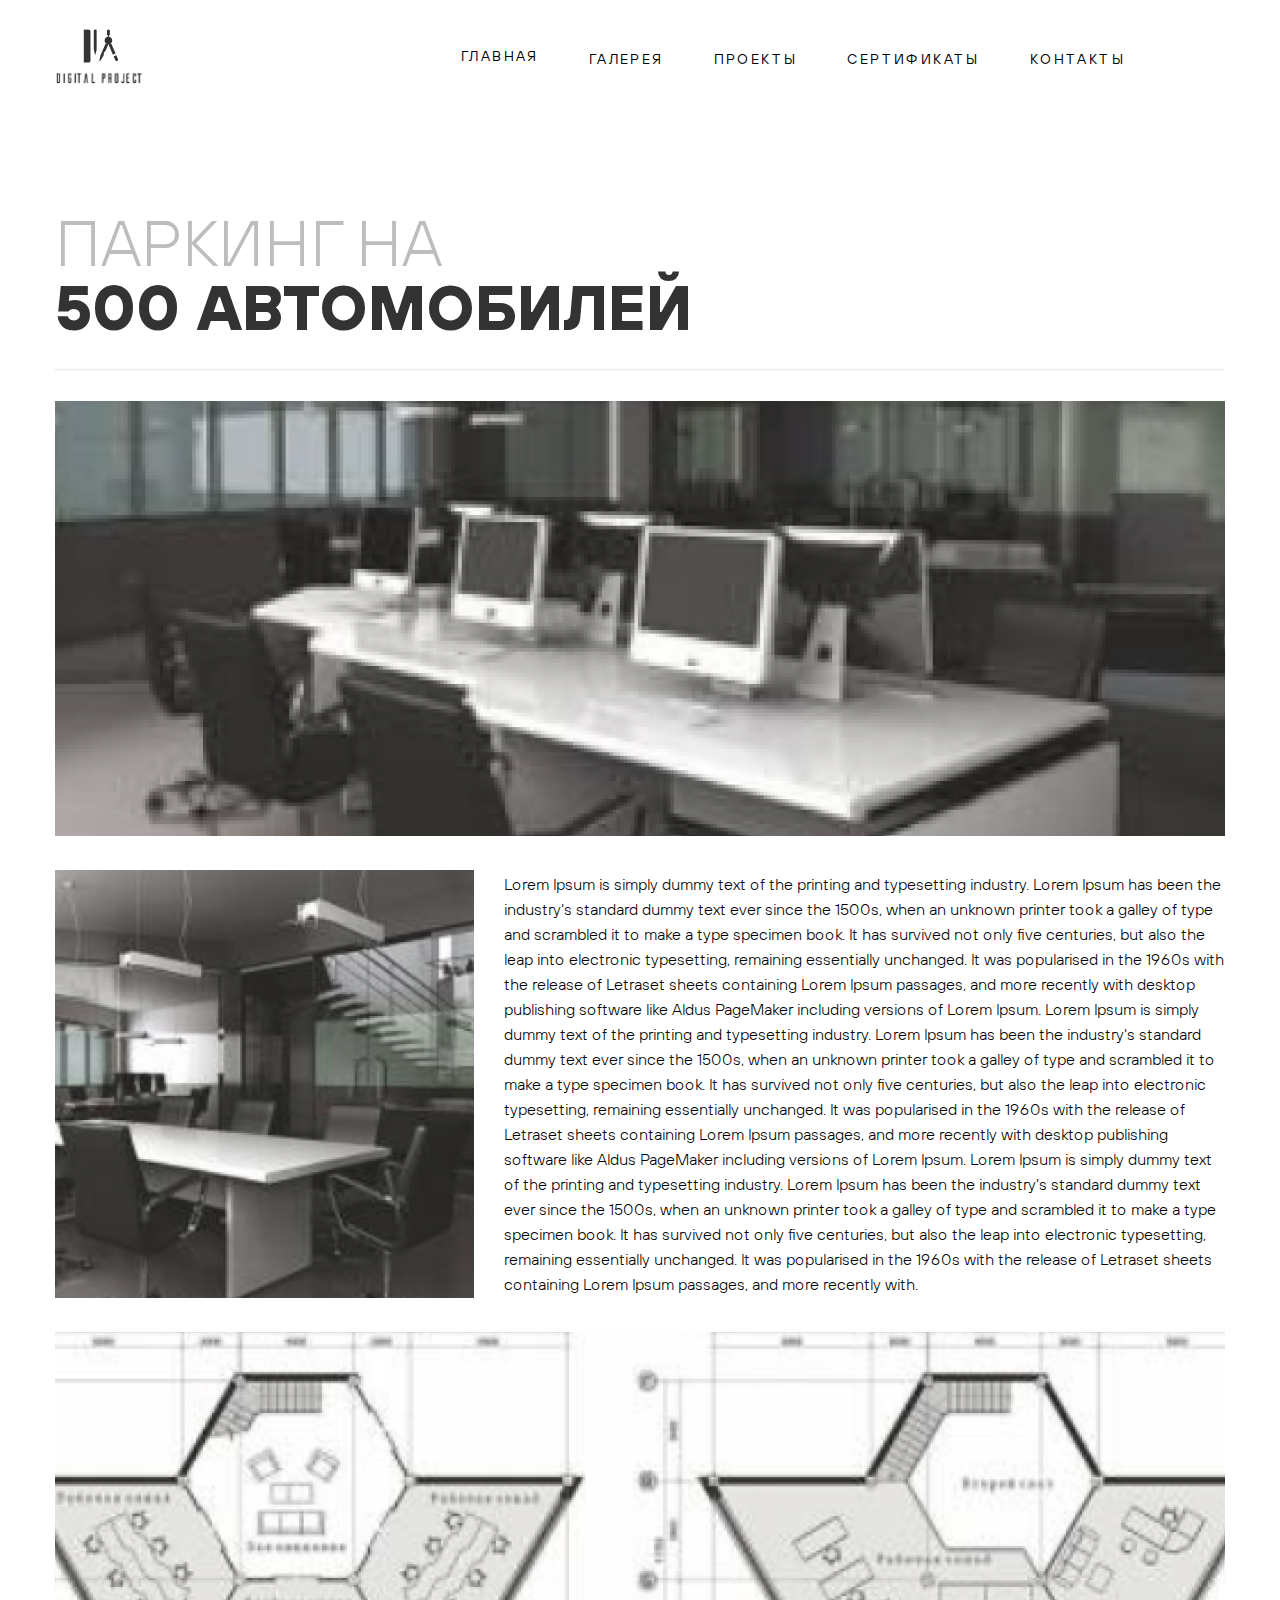
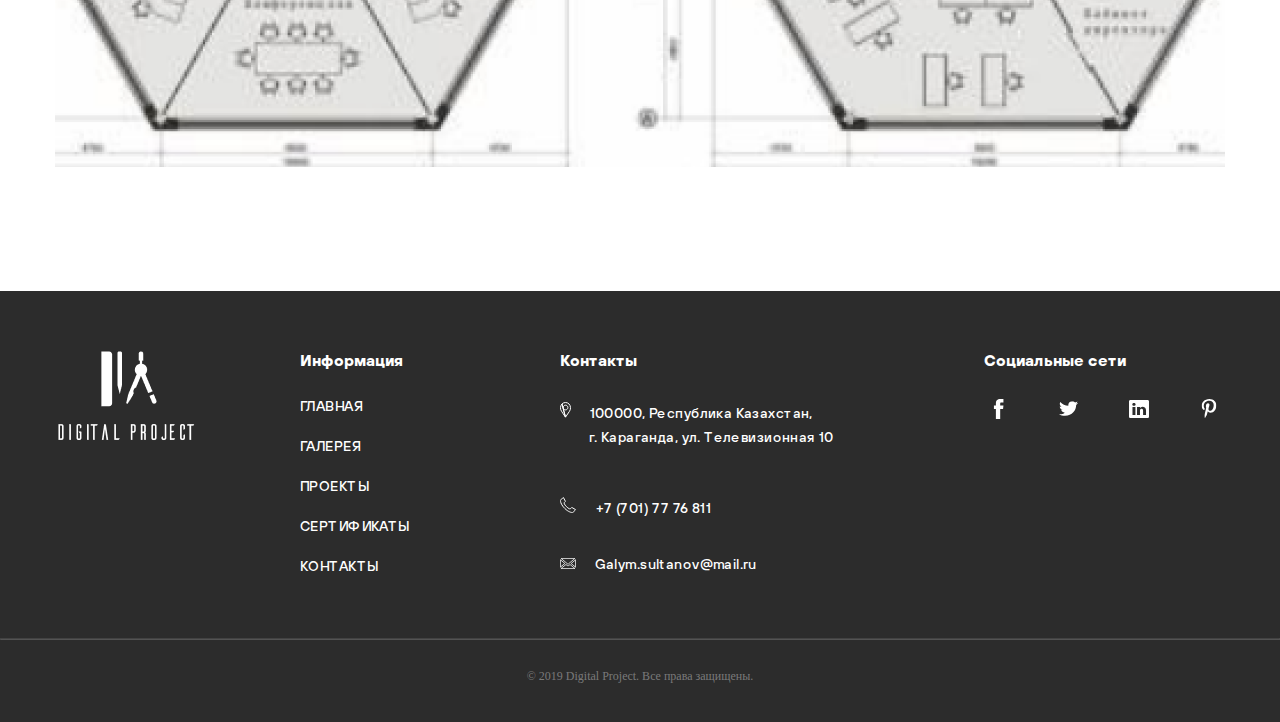
<file: PARKING.html>
<!DOCTYPE html>
<html lang="en">

<head>
    <meta charset="UTF-8">
    <meta name="viewport" content="width=device-width, initial-scale=1.0">
    <!-- Fonst -->
    <link rel="stylesheet" href="./fonts/tt-hoves/stylesheet.css">
    <link rel="stylesheet" href="./fonts/SF Pro Display/stylesheet.css">
    <!-- Icons -->
    <link rel="stylesheet" href="https://cdnjs.cloudflare.com/ajax/libs/font-awesome/6.4.0/css/all.min.css"
        integrity="sha512-iecdLmaskl7CVkqkXNQ/ZH/XLlvWZOJyj7Yy7tcenmpD1ypASozpmT/E0iPtmFIB46ZmdtAc9eNBvH0H/ZpiBw=="
        crossorigin="anonymous" referrerpolicy="no-referrer" />
    <!-- CSS -->
    <link rel="stylesheet" href="./css/main.css">
    <title>Digital</title>
</head>

<body>


    <div class="wrapper">

              <!-- Header seris start -->
              <header id="header">
                <div class="container">
                    <div class="header-wrap">
                       <div class="header-wrap__log">
                        <a href="./index.html">
                            <img src="./img/log/nurtown-log.svg" alt="">
                        </a>
                        <span></span>
                    </div>
                        <nav class="header-nav header-nav__none">
                            <ul class="header-items">
                                <li class="header-item">
                                    <a class="header-link" href="./index.html">ГЛАВНАЯ</a>
                                </li>
                                <li class="header-items">
                                    <a class="header-link" href="./Gallerya.html">ГАЛЕРЕЯ</a>
                                </li>
                                <li class="header-items">
                                    <a class="header-link" href="./Projects.html">ПРОЕКТЫ</a>
                                </li>
                                <li class="header-items">
                                    <a class="header-link" href="./Certificat.html">СЕРТИФИКАТЫ</a>
                                </li>
                                <li class="header-items">
                                    <a class="header-link" href="./ Information.html">КОНТАКТЫ</a>
                                </li>
                            </ul>
                        </nav>
                        <div class="header-bars__menu">
                            <label for="header-bars">
                                <i class="fa-solid fa-bars"></i>
                            </label>
                            <p style="display: none;">salom</p>
                        </div>
                    </div>
                </div>
            </header>
    
            <input class="header-lable__bars" type="checkbox" id="header-bars" hidden>
    
            <!-- Header burger seris -->
            <div class="header-burger__seris">
                <div class="container">
                    <label class="header-bars__x" for="header-bars">
                        <i class="fa-solid fa-x"></i>
                    </label>
                    <nav class="bars-nav__menu">
                        <ul class="header-items header-bars__item">
                            <li class="header-item">
                                <a class="header-link" href="./index.html">ГЛАВНАЯ</a>
                            </li>
                            <li class="header-items">
                                <a class="header-link" href="./Gallerya.html">ГАЛЕРЕЯ</a>
                            </li>
                            <li class="header-items">
                                <a class="header-link" href="./Projects.html">ПРОЕКТЫ</a>
                            </li>
                            <li class="header-items">
                                <a class="header-link" href="./Certificat.html">СЕРТИФИКАТЫ</a>
                            </li>
                            <li class="header-items">
                                <a class="header-link" href="./ Information.html">КОНТАКТЫ</a>
                            </li>
                        </ul>
                    </nav>
                </div>
            </div>
            <!-- Header burger seris-->
    
            <!-- Header seris end -->

        <!-- PARKING seris start -->
        <section id="parking">
            <div class="container">
                <div class="parking-wrap">
                    <div class="parking-wrap__title">
                        <h1 class="title-transporengt">ПАРКИНГ НА</h1>
                        <h1 class="title-bold">500 АВТОМОБИЛЕЙ</h1>
                    </div>
                    <hr class="praking-hreft">
                    <div class="parking-img__info">
                        <div class="parking-img__top">
                            <img src="./img/parking-1.png" alt="">
                        </div>
                        <div class="parking-text__mid">
                            <div class="parking-mid__img">
                                <img src="./img/parking-2.png" alt="">
                            </div>
                            <div class="parking-mid__text">
                                <p>Lorem Ipsum is simply dummy text of the printing and typesetting industry. Lorem Ipsum has been the industry's standard dummy text ever since the 1500s, when an unknown printer took a galley of type and scrambled it to make a type specimen book. It has survived not only five centuries, but also the leap into electronic typesetting, remaining essentially unchanged. It was popularised in the 1960s with the release of Letraset sheets containing Lorem Ipsum passages, and more recently with desktop publishing software like Aldus PageMaker including versions of Lorem Ipsum. Lorem Ipsum is simply dummy text of the printing and typesetting industry. Lorem Ipsum has been the industry's standard dummy text ever since the 1500s, when an unknown printer took a galley of type and scrambled it to make a type specimen book. It has survived not only five centuries, but also the leap into electronic typesetting, remaining essentially unchanged. It was popularised in the 1960s with the release of Letraset sheets containing Lorem Ipsum passages, and more recently with desktop publishing software like Aldus PageMaker including versions of Lorem Ipsum. Lorem Ipsum is simply dummy text of the printing and typesetting industry. Lorem Ipsum has been the industry's standard dummy text ever since the 1500s, when an unknown printer took a galley of type and scrambled it to make a type specimen book. It has survived not only five centuries, but also the leap into electronic typesetting, remaining essentially unchanged. It was popularised in the 1960s with the release of Letraset sheets containing Lorem Ipsum passages, and more recently with.</p>
                            </div>
                        </div>
                        <div class="parking-img__bottom">
                            <img src="./img/parking-3.png" alt="">
                        </div>
                    </div>
                </div>
            </div>
        </section>
        <!-- PARKING seris end -->

        <!-- Footer seris start -->
        <footer id="footer">
            <div class="container">
                <div class="footer-wrap">
                    <div class="footer-wrap__log">
                        <img src="./img/footer-log.png" alt="">
                    </div>
                    <div class="footer-wrap__info">
                        <div class="footer-info__title">
                            <h4 class="footer-them__title">Информация</h4>
                        </div>
                        <div class="footer-info__nav">
                            <ul class="footer-items">
                                <li class="footer-item">
                                    <a class="footer-link" href="./index.html">ГЛАВНАЯ</a>
                                </li>
                                <li class="footer-items">
                                    <a class="footer-link" href="./Gallerya.html">ГАЛЕРЕЯ</a>
                                </li>
                                <li class="footer-items">
                                    <a class="footer-link" href="./Projects.html">ПРОЕКТЫ</a>
                                </li>
                                <li class="footer-items">
                                    <a class="footer-link" href="./Certificat.html">СЕРТИФИКАТЫ</a>
                                </li>
                                <li class="footer-items">
                                    <a class="footer-link" href="./ Information.html">КОНТАКТЫ</a>
                                </li>
                            </ul>
                        </div>
                    </div>
                    <div class="footer-wrap__contact">
                        <div class="footer-contact__title">
                            <h4 class="footer-them__title">Контакты</h4>
                        </div>
                        <div class="footer-location__info">
                            <div class="footer-contact__map">
                                <img class="" src="./img/log/footer-loc.svg " alt="footer-map">
                                <a class="footer-contact__icon"
                                    href="https://yandex.uz/maps/10338/termez/?ll=67.277818%2C37.223806&mode=whatshere&whatshere%5Bpoint%5D=67.304683%2C37.222330&whatshere%5Bzoom%5D=13&z=14">100000,
                                    Республика Казахстан,
                                    <span class="footer-text"> г. Караганда, ул. Телевизионная 10</span></a>
                            </div>
                            <div class="footer-contact__cal">
                                <img class="" src="./img/log/footer-call.svg" alt="tel+998">
                                <a class="footer-contact__icon" href="#!">+7 (701) 77 76 811</a>
                            </div>
                            <div class="footer-contact__email">
                                <img class="" src="./img/log/footer-email.svg" alt="footer-email">
                                <a class="footer-contact__icon" href="mailto:info@neokril.ru">Galym.sultanov@mail.ru</a>
                            </div>
                        </div>
                    </div>
                    <div class="footer-wrap__net">
                        <div class="footer-net__title">
                            <h4 class="footer-them__title">Социальные сети</h4>
                        </div>
                        <div class="footer-net__icons">
                            <a href="https://www.facebook.com/">
                                <img src="./img/log/facebook.svg" alt="footer-icons">
                            </a>
                            <a href="https://twitter.com/?lang=ru">
                                <img src="./img/log/twitter.svg" alt="footer-icons">
                            </a>
                            <a href="https://www.linkedin.com/feed/">
                                <img src="./img/log/Linked In.svg" alt="footer-icons">
                            </a>
                            <a href="https://www.pinterest.com/">
                                <img src="./img/log/pininterest.svg" alt="footer-icons">
                            </a>
                        </div>
                    </div>
                </div>
            </div>
            <hr class="herf">
            <span class="footer-end">© 2019 Digital Project. Все права защищены.</span>
        </footer>
        <!-- Footer seris end -->

    </div>

    <!-- JS -->
    <script src="./js/main.js"></script>
</body>

</html>
</file>
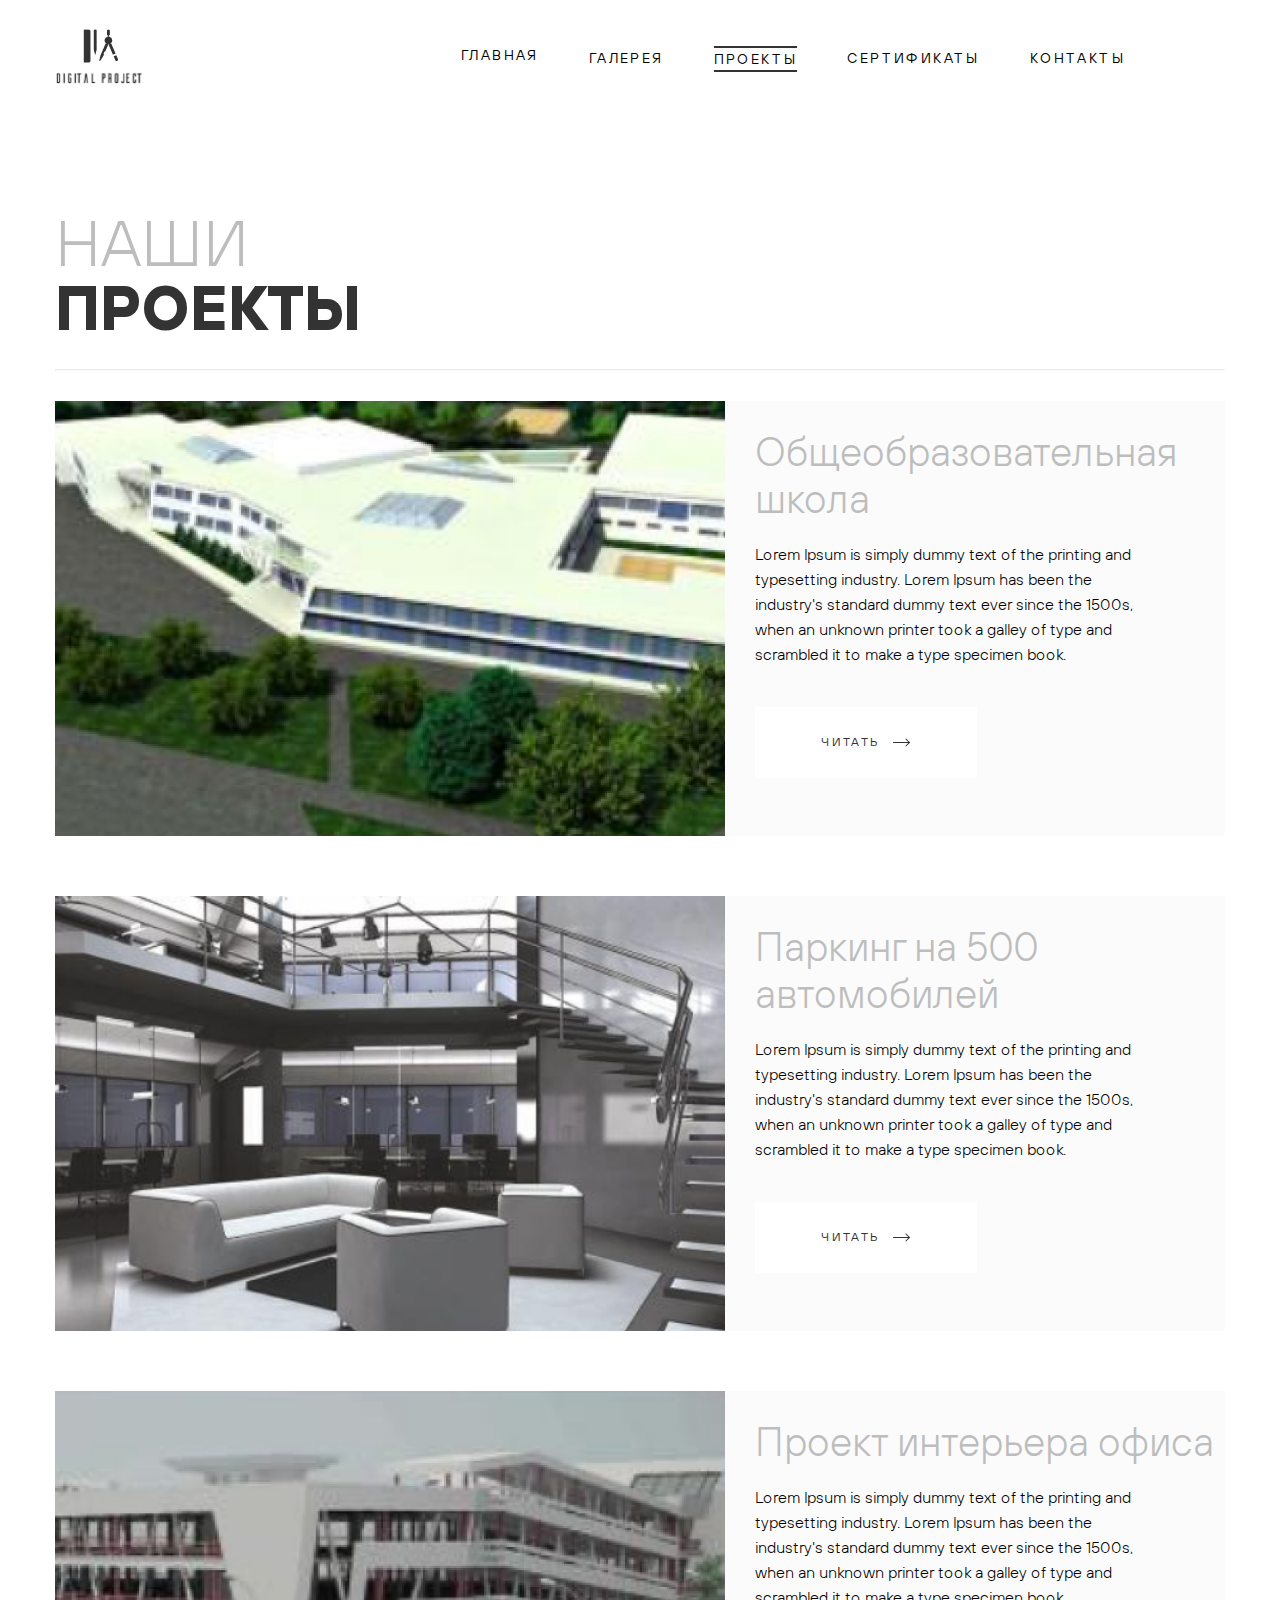
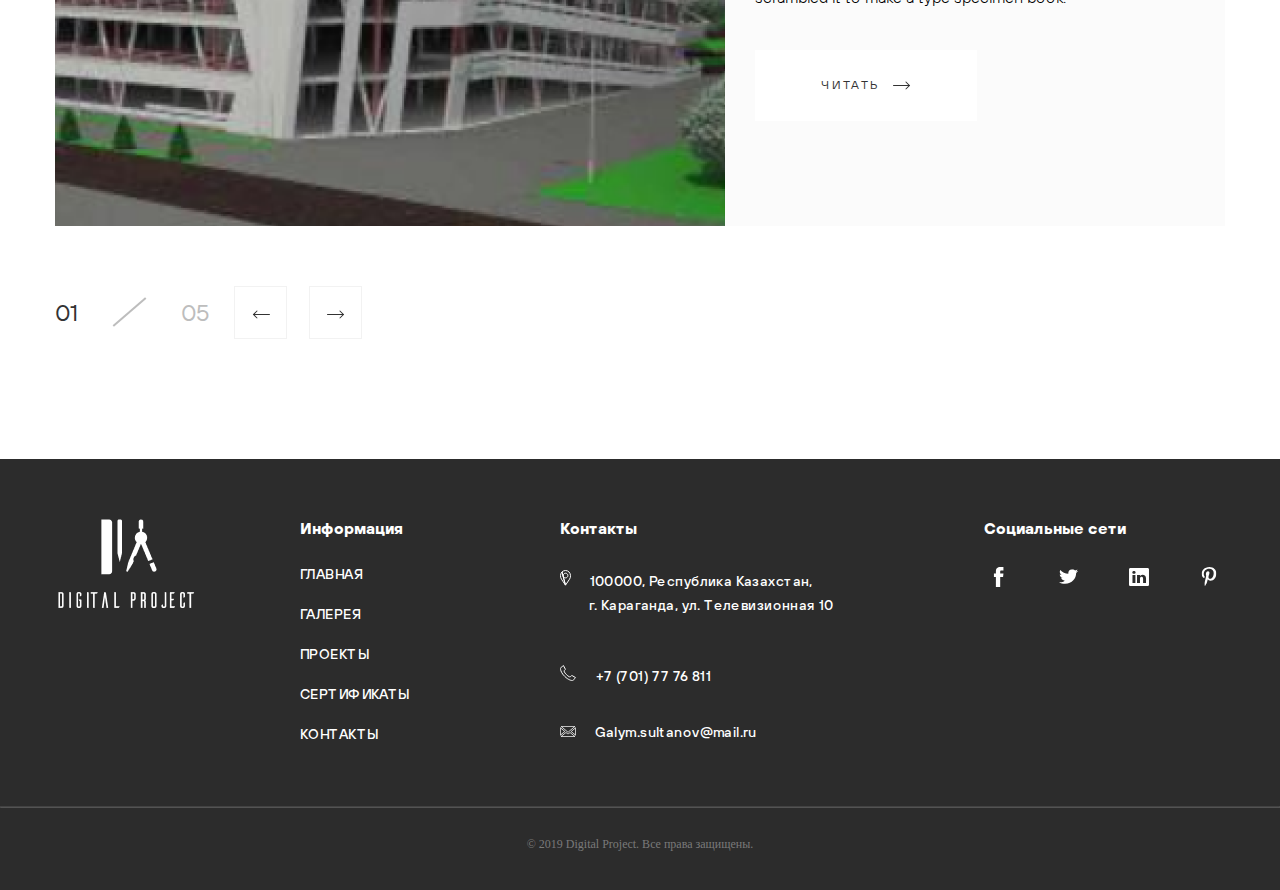
<file: Projects.html>
<!DOCTYPE html>
<html lang="en">

<head>
    <meta charset="UTF-8">
    <meta name="viewport" content="width=device-width, initial-scale=1.0">
    <!-- Fonst -->
    <link rel="stylesheet" href="./fonts/tt-hoves/stylesheet.css">
    <link rel="stylesheet" href="./fonts/SF Pro Display/stylesheet.css">
    <!-- Icons -->
    <link rel="stylesheet" href="https://cdnjs.cloudflare.com/ajax/libs/font-awesome/6.4.0/css/all.min.css"
        integrity="sha512-iecdLmaskl7CVkqkXNQ/ZH/XLlvWZOJyj7Yy7tcenmpD1ypASozpmT/E0iPtmFIB46ZmdtAc9eNBvH0H/ZpiBw=="
        crossorigin="anonymous" referrerpolicy="no-referrer" />
    <!-- CSS -->
    <link rel="stylesheet" href="./css/main.css">
    <title>Digital</title>
</head>

<body>


    <div class="wrapper">

          <!-- Header seris start -->
          <header id="header">
            <div class="container">
                <div class="header-wrap">
                    <div class="header-wrap__log">
                        <a href="./index.html">
                            <img src="./img/log/nurtown-log.svg" alt="">
                        </a>
                        <span></span>
                    </div>
                    <nav class="header-nav header-nav__none">
                        <ul class="header-items">
                            <li class="header-item">
                                <a class="header-link" href="./index.html">ГЛАВНАЯ</a>
                            </li>
                            <li class="header-items">
                                <a class="header-link" href="./Gallerya.html">ГАЛЕРЕЯ</a>
                            </li>
                            <li class="header-items">
                                <a class="header-link active" href="./Projects.html">ПРОЕКТЫ</a>
                            </li>
                            <li class="header-items">
                                <a class="header-link" href="./Certificat.html">СЕРТИФИКАТЫ</a>
                            </li>
                            <li class="header-items">
                                <a class="header-link" href="./ Information.html">КОНТАКТЫ</a>
                            </li>
                        </ul>
                    </nav>
                    <div class="header-bars__menu">
                        <label for="header-bars">
                            <i class="fa-solid fa-bars"></i>
                        </label>
                        <p style="display: none;">salom</p>
                    </div>
                </div>
            </div>
        </header>

        <input class="header-lable__bars" type="checkbox" id="header-bars" hidden>

        <!-- Header burger seris -->
        <div class="header-burger__seris">
            <div class="container">
                <label class="header-bars__x" for="header-bars">
                    <i class="fa-solid fa-x"></i>
                </label>
                <nav class="bars-nav__menu">
                    <ul class="header-items header-bars__item">
                        <li class="header-item">
                            <a class="header-link" href="./index.html">ГЛАВНАЯ</a>
                        </li>
                        <li class="header-items">
                            <a class="header-link" href="./Gallerya.html">ГАЛЕРЕЯ</a>
                        </li>
                        <li class="header-items">
                            <a class="header-link" href="./Projects.html">ПРОЕКТЫ</a>
                        </li>
                        <li class="header-items">
                            <a class="header-link" href="./Certificat.html">СЕРТИФИКАТЫ</a>
                        </li>
                        <li class="header-items">
                            <a class="header-link" href="./ Information.html">КОНТАКТЫ</a>
                        </li>
                    </ul>
                </nav>
            </div>
        </div>
        <!-- Header burger seris-->

        <!-- Header seris end -->

        <!-- Projects seris start -->
        <section id="projects">
            <div class="container">
                <div class="projects-wrap">
                    <div class="projects-wrap__title">
                        <h1 class="title-transporengt">НАШИ</h1>
                        <h1 class="title-bold">ПРОЕКТЫ</h1>
                    </div>
                    <hr class="projects-href">
                    <div class="projects-wrap__cards">
                        <div class="projects-card__top">
                            <div class="projects-wrap__left">
                                <img src="./img/objekt-1.png" alt="">
                            </div>
                            <div class="projects-wrap__right">
                                <div class="projects-right__info">
                                    <h1 class="projects-info__title">Общеобразовательная школа</h1>
                                    <p class="projects-info__text">Lorem Ipsum is simply dummy text of the printing and typesetting industry. Lorem Ipsum has been the industry's standard dummy text ever since the 1500s, when an unknown printer took a galley of type and scrambled it to make a type specimen book.</p>
                                    <a class="projects-info__link" href="./PARKING.html">
                                        <span>ЧИТАТЬ</span>
                                        <img src="./img/log/main-right.svg" alt="">
                                    </a>
                                </div>

                            </div>
                        </div>
                        <div class="projects-card__mid">
                            <div class="projects-card__top">
                                <div class="projects-wrap__left">
                                    <img src="./img/objekt-2.png" alt="">
                                </div>
                                <div class="projects-wrap__right">
                                    <div class="projects-right__info">
                                        <h1 class="projects-info__title">Паркинг на 500 автомобилей</h1>
                                        <p class="projects-info__text">Lorem Ipsum is simply dummy text of the printing and typesetting industry. Lorem Ipsum has been the industry's standard dummy text ever since the 1500s, when an unknown printer took a galley of type and scrambled it to make a type specimen book.</p>
                                        <a href="./PARKING.html">
                                            <a class="projects-info__link" href="./PARKING.html">
                                                <span>ЧИТАТЬ</span>
                                                <img src="./img/log/main-right.svg" alt="">
                                            </a>
                                        </a>
                                    </div>
                                </div>
                            </div>
                        </div>
                        <div class="projects-card__bottom">
                            <div class="projects-card__top">
                                <div class="projects-wrap__left">
                                    <img src="./img/objekt-3.png" alt="">
                                </div>
                                <div class="projects-wrap__right">
                                    <div class="projects-right__info">
                                        <h1 class="projects-info__title">Проект интерьера офиса</h1>
                                        <p class="projects-info__text">Lorem Ipsum is simply dummy text of the printing and typesetting industry. Lorem Ipsum has been the industry's standard dummy text ever since the 1500s, when an unknown printer took a galley of type and scrambled it to make a type specimen book.</p>
                                        <a class="projects-info__link" href="./PARKING.html">
                                            <span>ЧИТАТЬ</span>
                                            <img src="./img/log/main-right.svg" alt="">
                                        </a>
                                    </div>
                                </div>
                            </div>
                        </div>
                    </div>
                    <div class="gallery-wrap__swper">
                        <div class="gallery-left__number">
                            <span class="digital-bolt__1">01</span>
                            <span class="line"></span>
                            <span>05</span>
                        </div>
                        <div class="gallery-icons">
                            <div class="gallery-icon__1">
                                <img class="gallery-icon__left" src="./img/log/main-left.svg" alt="main-img">
                            </div>
                            <div class="gallery-icon__2">
                                <img class="gallery-icon__right" src="./img/log/main-right.svg" alt="main-img">
                            </div>
                        </div>
                    </div>
                </div>
            </div>
        </section>
        <!-- Projects seris end -->

        <!-- Footer seris start -->
        <footer id="footer">
            <div class="container">
                <div class="footer-wrap">
                    <div class="footer-wrap__log">
                        <img src="./img/footer-log.png" alt="">
                    </div>
                    <div class="footer-wrap__info">
                        <div class="footer-info__title">
                            <h4 class="footer-them__title">Информация</h4>
                        </div>
                        <div class="footer-info__nav">
                            <ul class="footer-items">
                                <li class="footer-item">
                                    <a class="footer-link" href="./index.html">ГЛАВНАЯ</a>
                                </li>
                                <li class="footer-items">
                                    <a class="footer-link" href="./Gallerya.html">ГАЛЕРЕЯ</a>
                                </li>
                                <li class="footer-items">
                                    <a class="footer-link" href="./Projects.html">ПРОЕКТЫ</a>
                                </li>
                                <li class="footer-items">
                                    <a class="footer-link" href="./Certificat.html">СЕРТИФИКАТЫ</a>
                                </li>
                                <li class="footer-items">
                                    <a class="footer-link" href="./ Information.html">КОНТАКТЫ</a>
                                </li>
                            </ul>
                        </div>
                    </div>
                    <div class="footer-wrap__contact">
                        <div class="footer-contact__title">
                            <h4 class="footer-them__title">Контакты</h4>
                        </div>
                        <div class="footer-location__info">
                            <div class="footer-contact__map">
                                <img class="" src="./img/log/footer-loc.svg " alt="footer-map">
                                <a class="footer-contact__icon"
                                    href="https://yandex.uz/maps/10338/termez/?ll=67.277818%2C37.223806&mode=whatshere&whatshere%5Bpoint%5D=67.304683%2C37.222330&whatshere%5Bzoom%5D=13&z=14">100000,
                                    Республика Казахстан,
                                    <span class="footer-text"> г. Караганда, ул. Телевизионная 10</span></a>
                            </div>
                            <div class="footer-contact__cal">
                                <img class="" src="./img/log/footer-call.svg" alt="tel+998">
                                <a class="footer-contact__icon" href="#!">+7 (701) 77 76 811</a>
                            </div>
                            <div class="footer-contact__email">
                                <img class="" src="./img/log/footer-email.svg" alt="footer-email">
                                <a class="footer-contact__icon" href="mailto:info@neokril.ru">Galym.sultanov@mail.ru</a>
                            </div>
                        </div>
                    </div>
                    <div class="footer-wrap__net">
                        <div class="footer-net__title">
                            <h4 class="footer-them__title">Социальные сети</h4>
                        </div>
                        <div class="footer-net__icons">
                            <a href="https://www.facebook.com/">
                                <img src="./img/log/facebook.svg" alt="footer-icons">
                            </a>
                            <a href="https://twitter.com/?lang=ru">
                                <img src="./img/log/twitter.svg" alt="footer-icons">
                            </a>
                            <a href="https://www.linkedin.com/feed/">
                                <img src="./img/log/Linked In.svg" alt="footer-icons">
                            </a>
                            <a href="https://www.pinterest.com/">
                                <img src="./img/log/pininterest.svg" alt="footer-icons">
                            </a>
                        </div>
                    </div>
                </div>
            </div>
            <hr class="herf">
            <span class="footer-end">© 2019 Digital Project. Все права защищены.</span>
        </footer>
        <!-- Footer seris end -->

    </div>

    <!-- JS -->
    <script src="./js/main.js"></script>
</body>

</html>
</file>
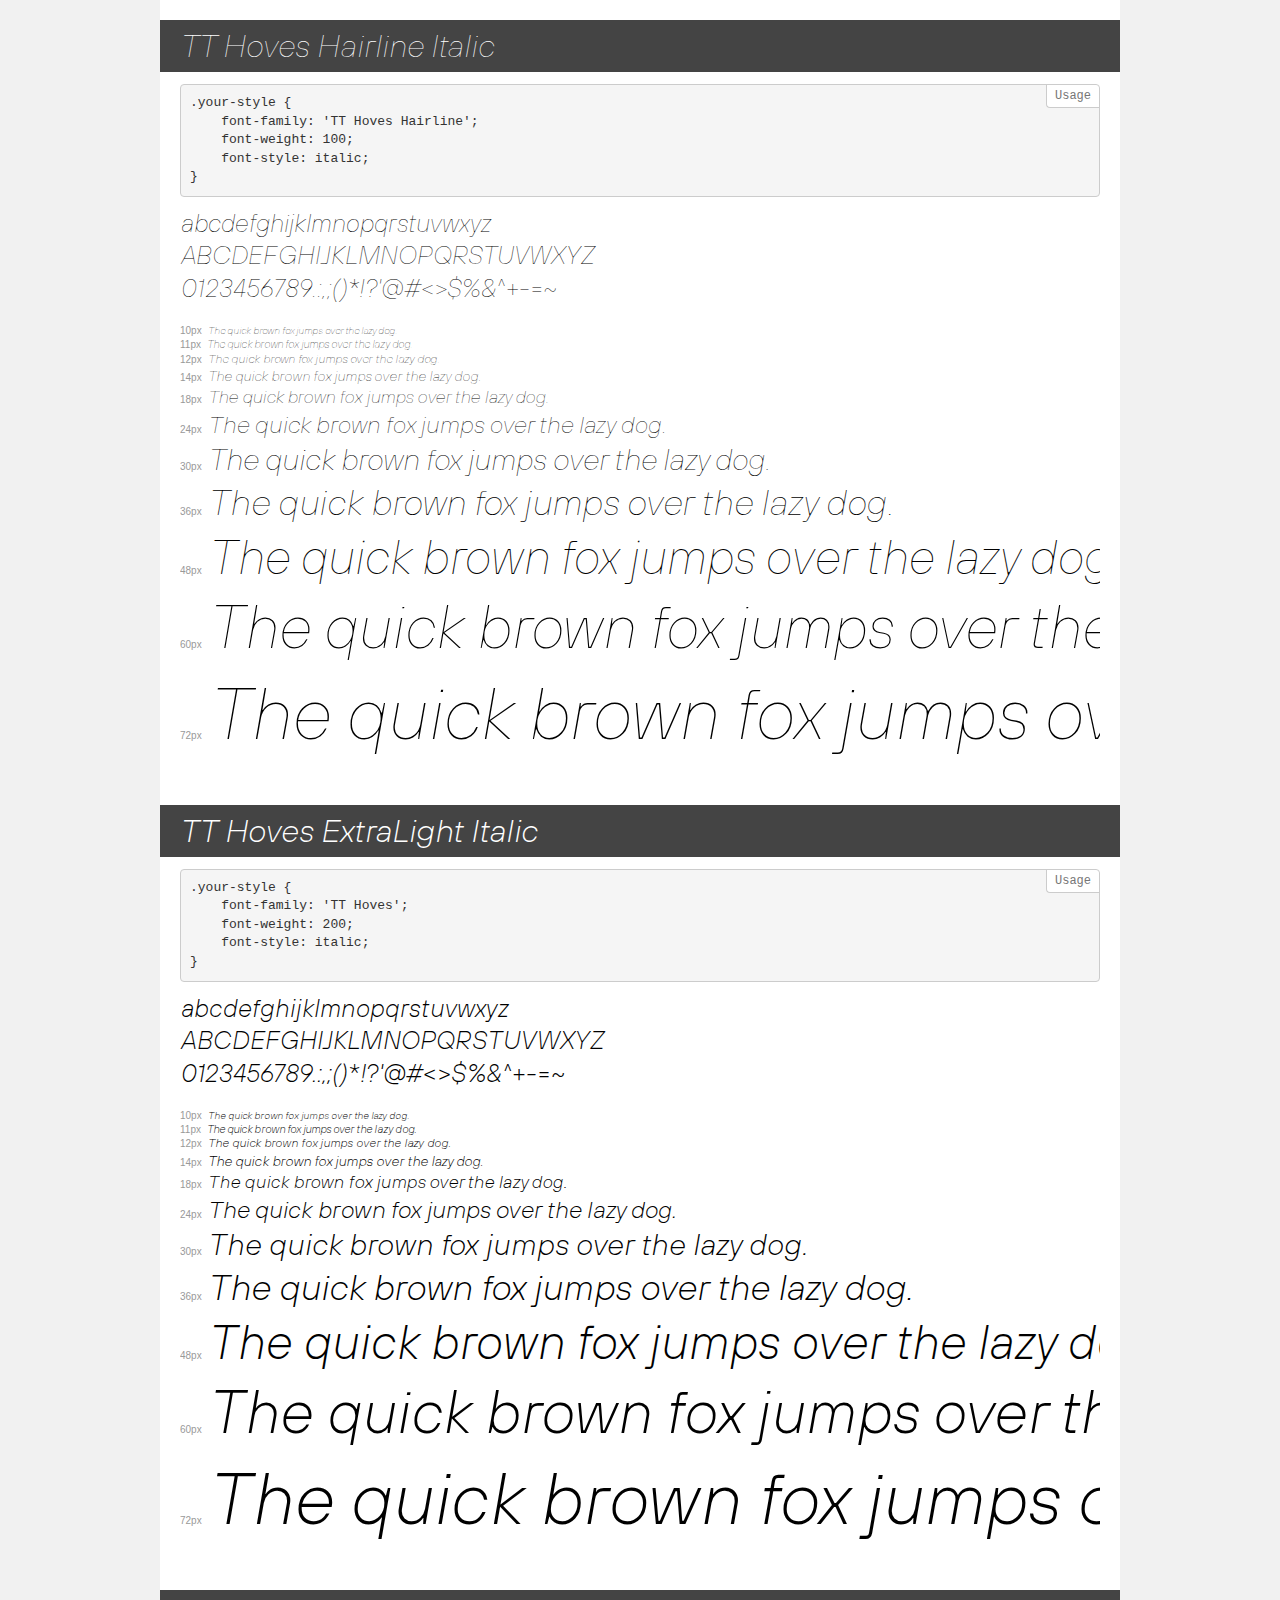
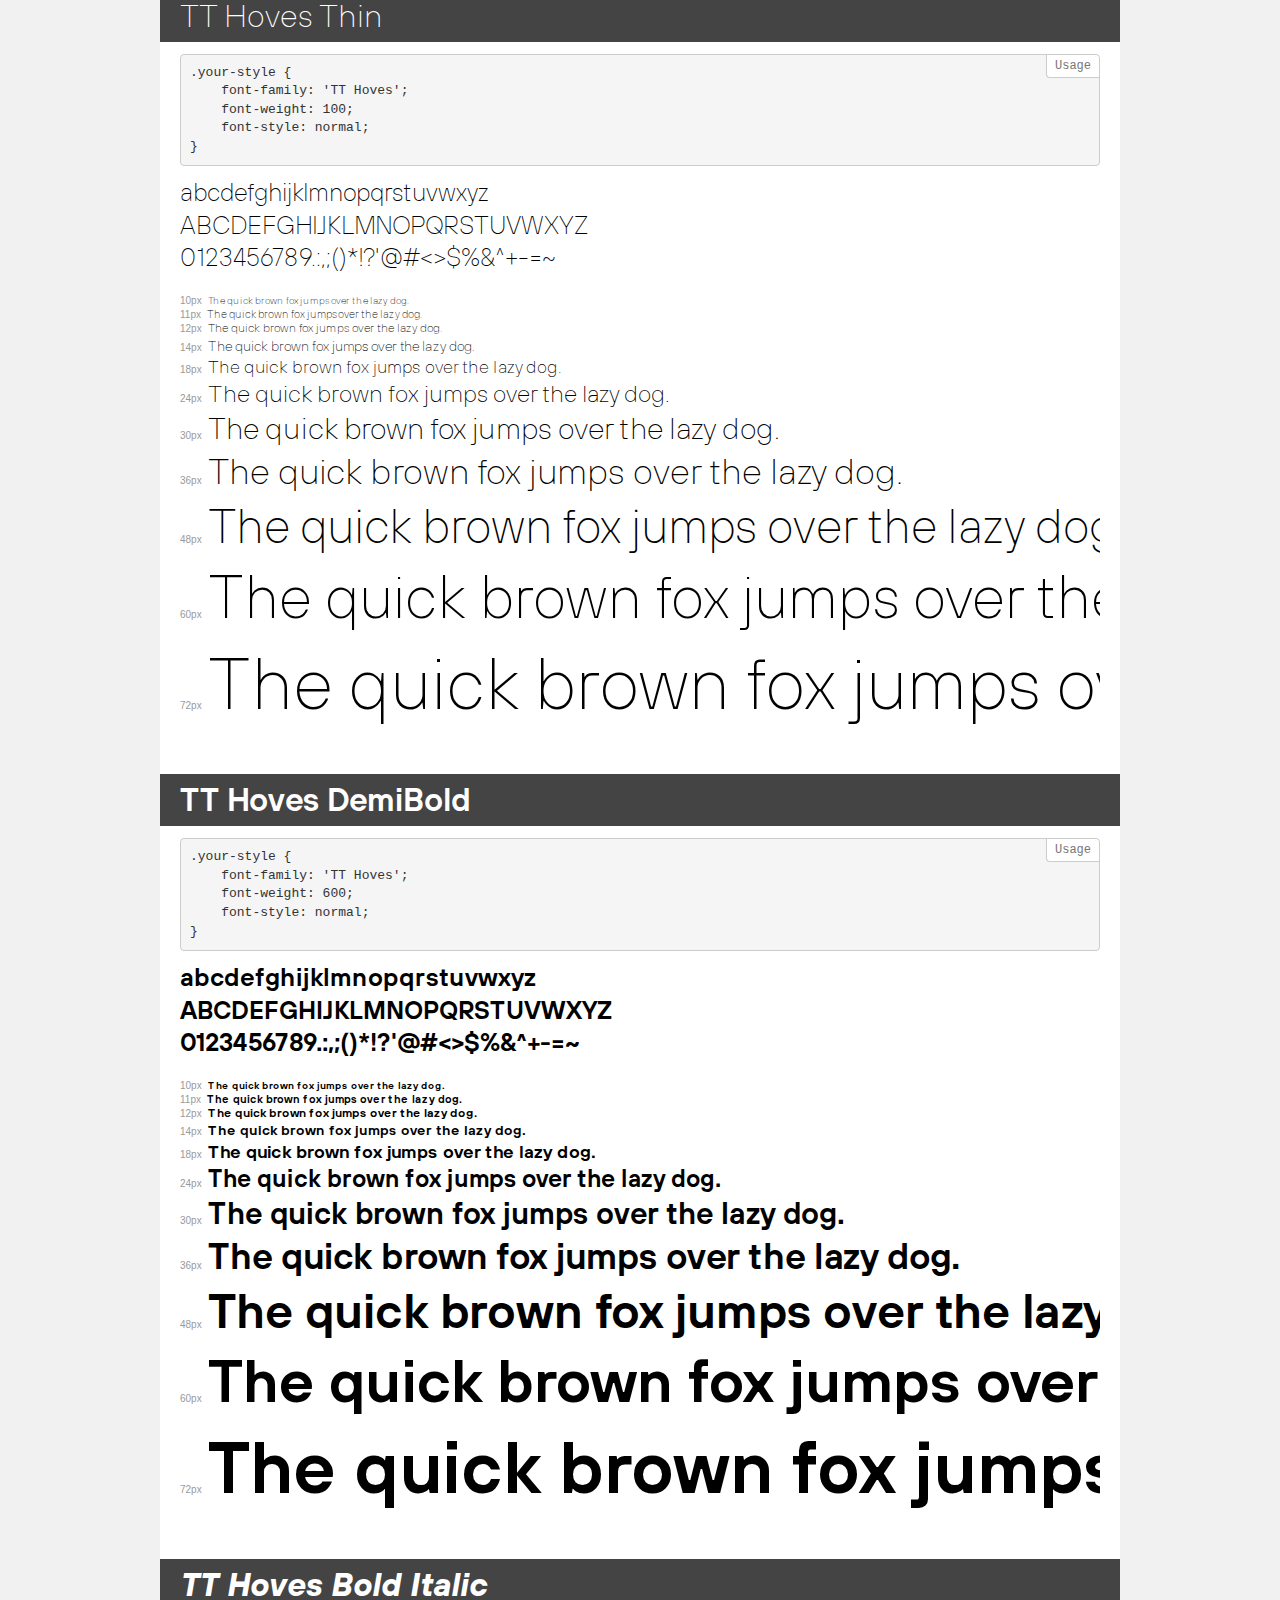
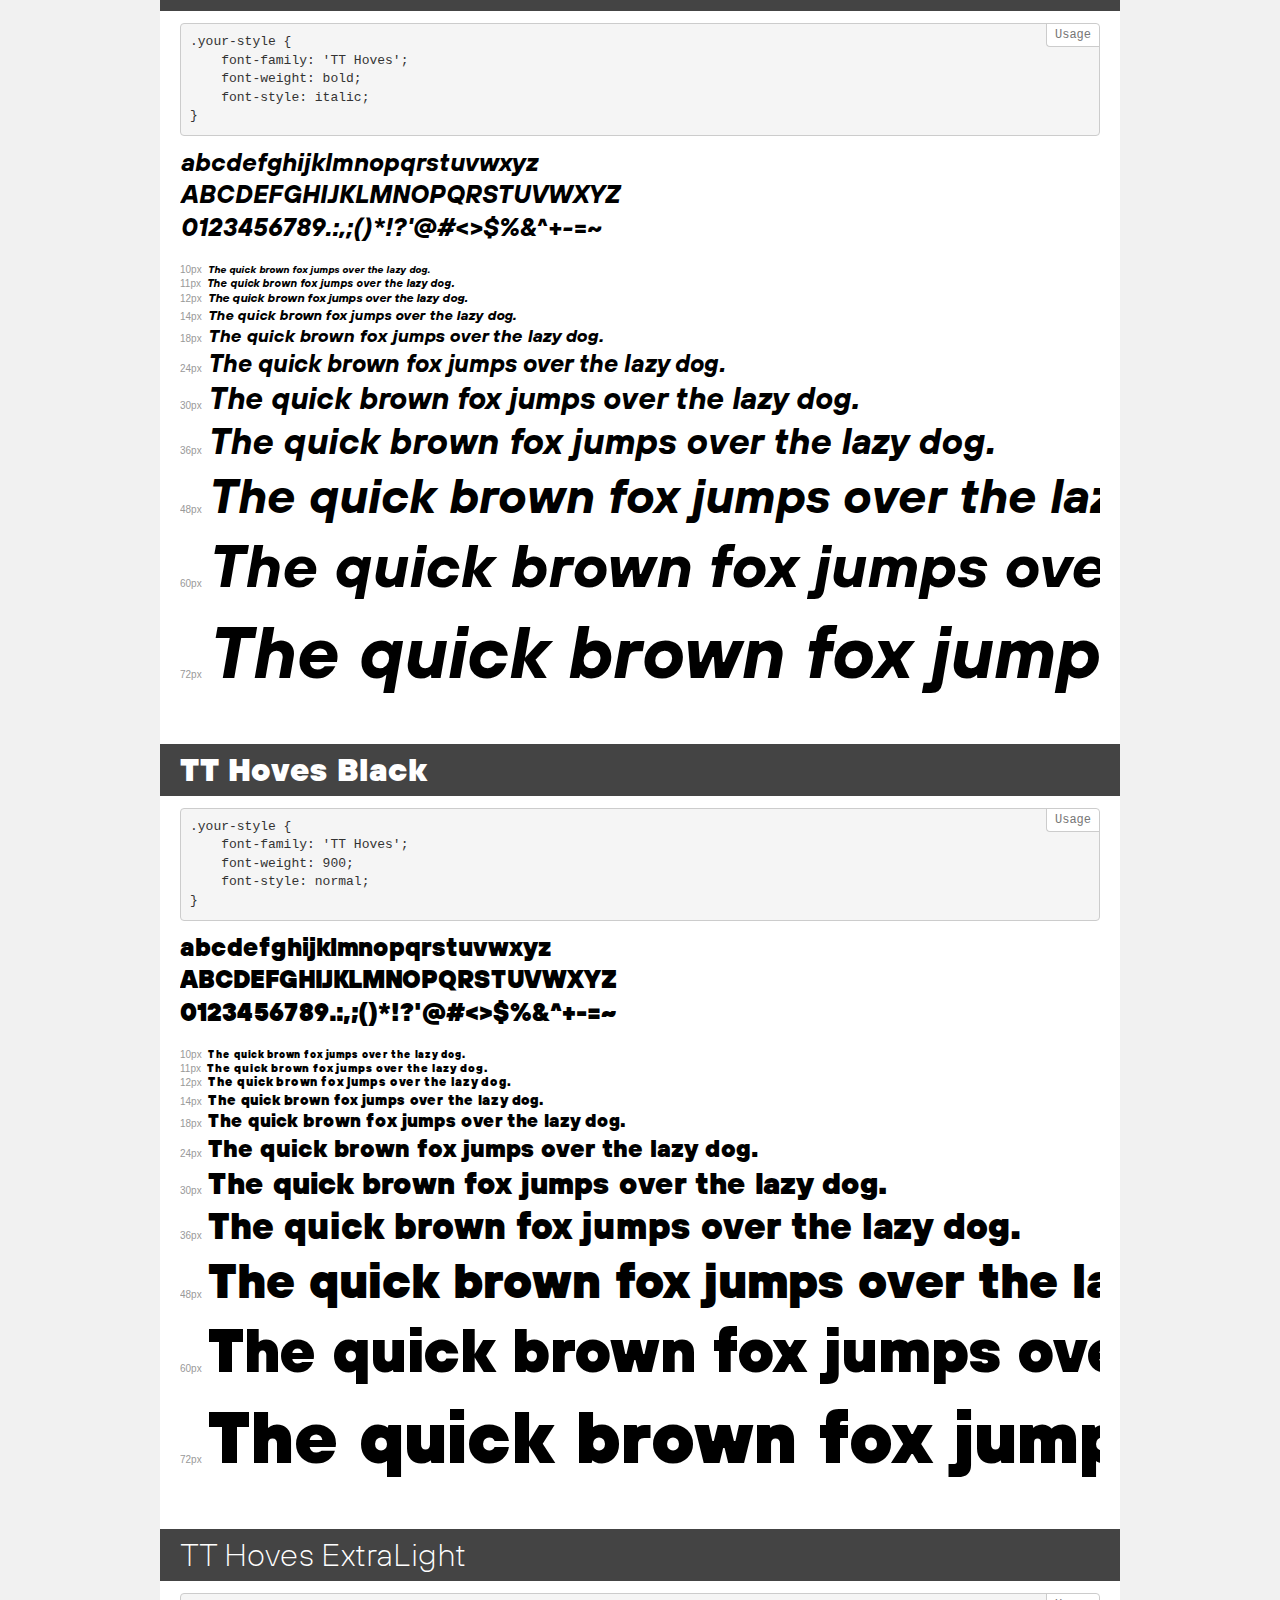
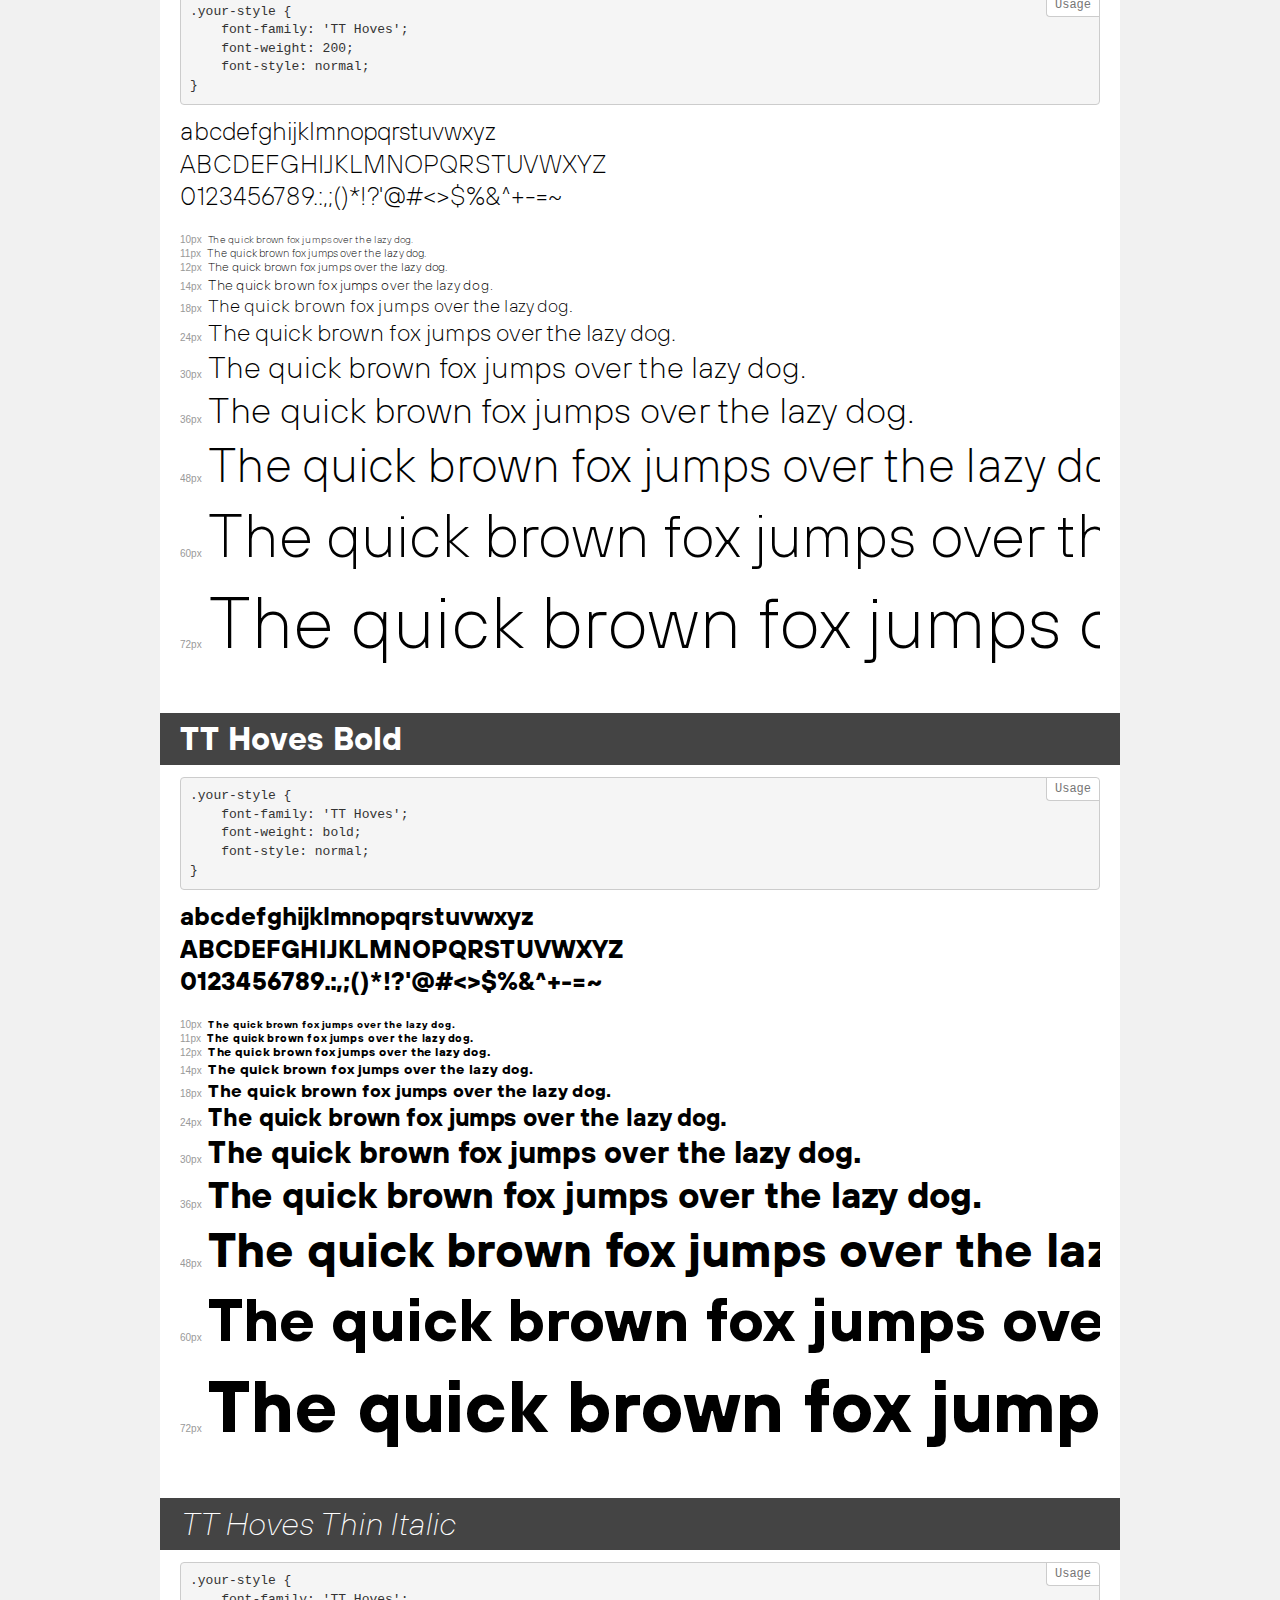
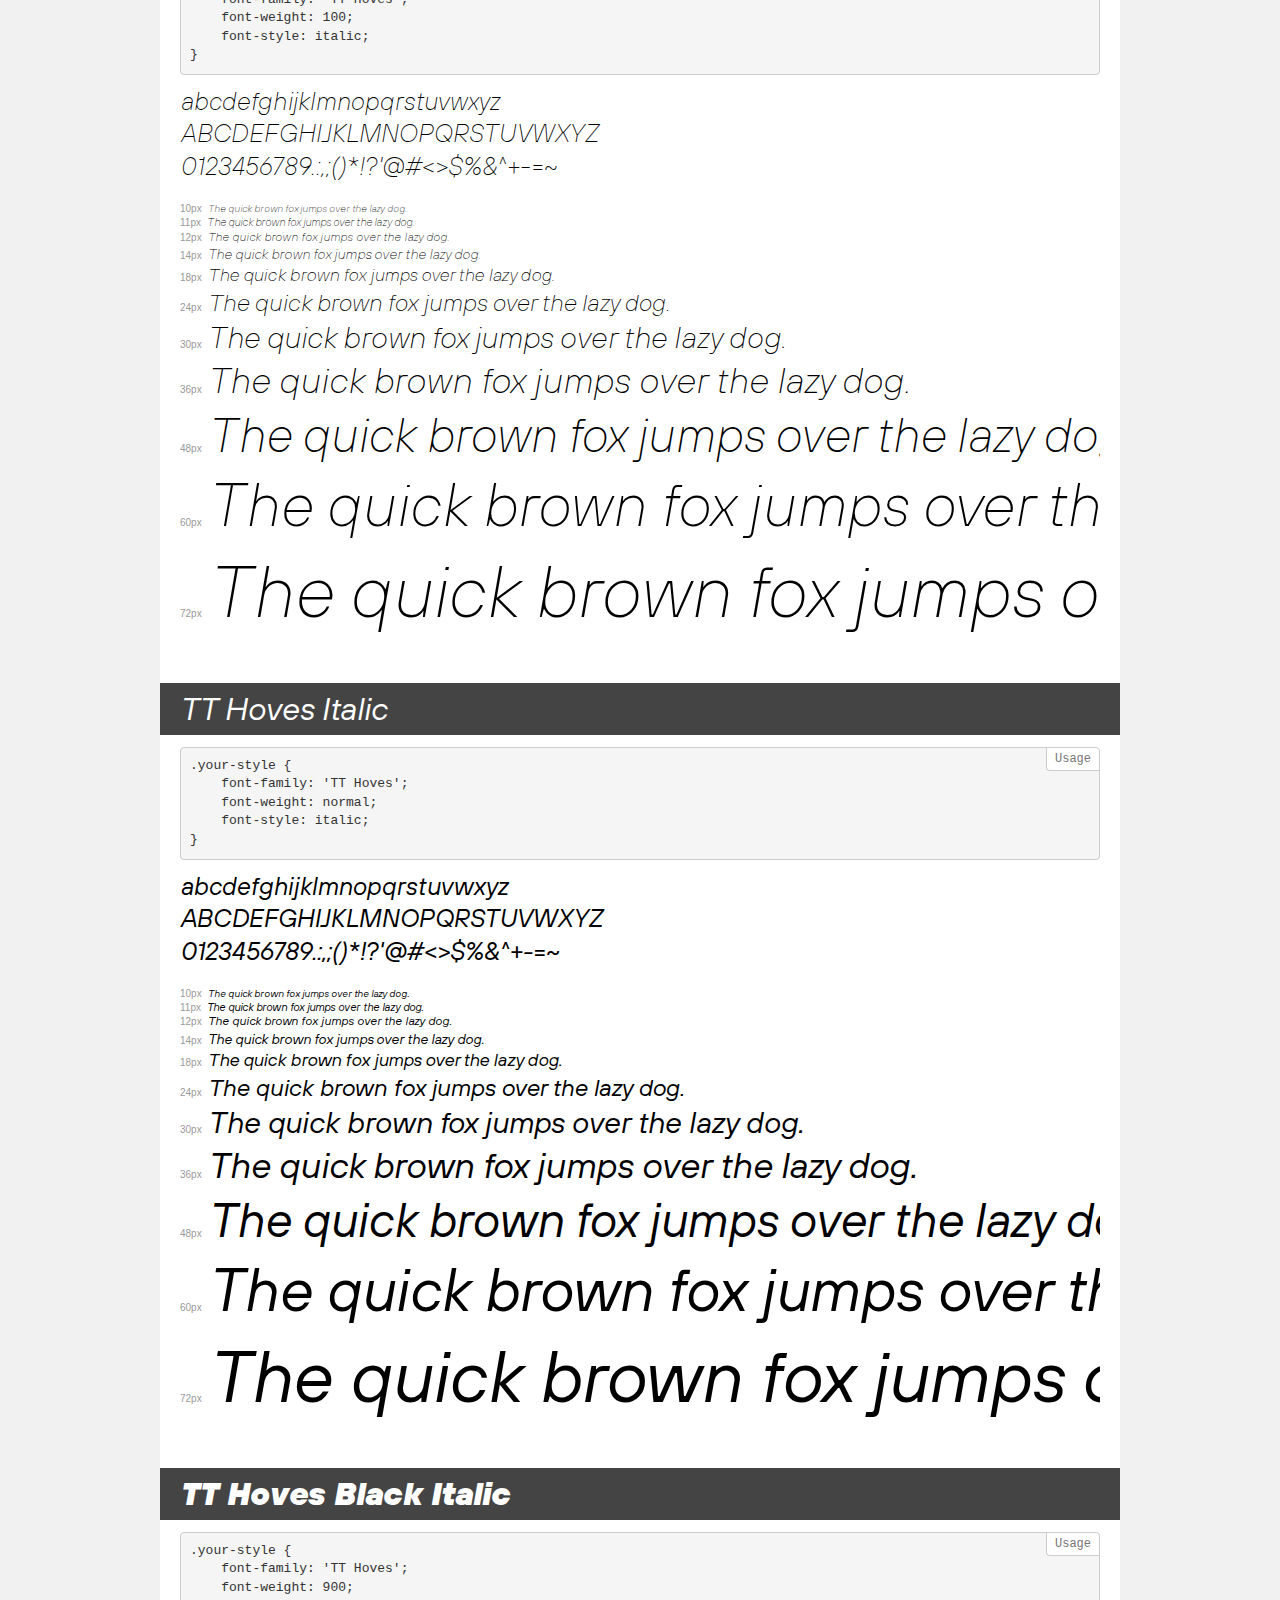
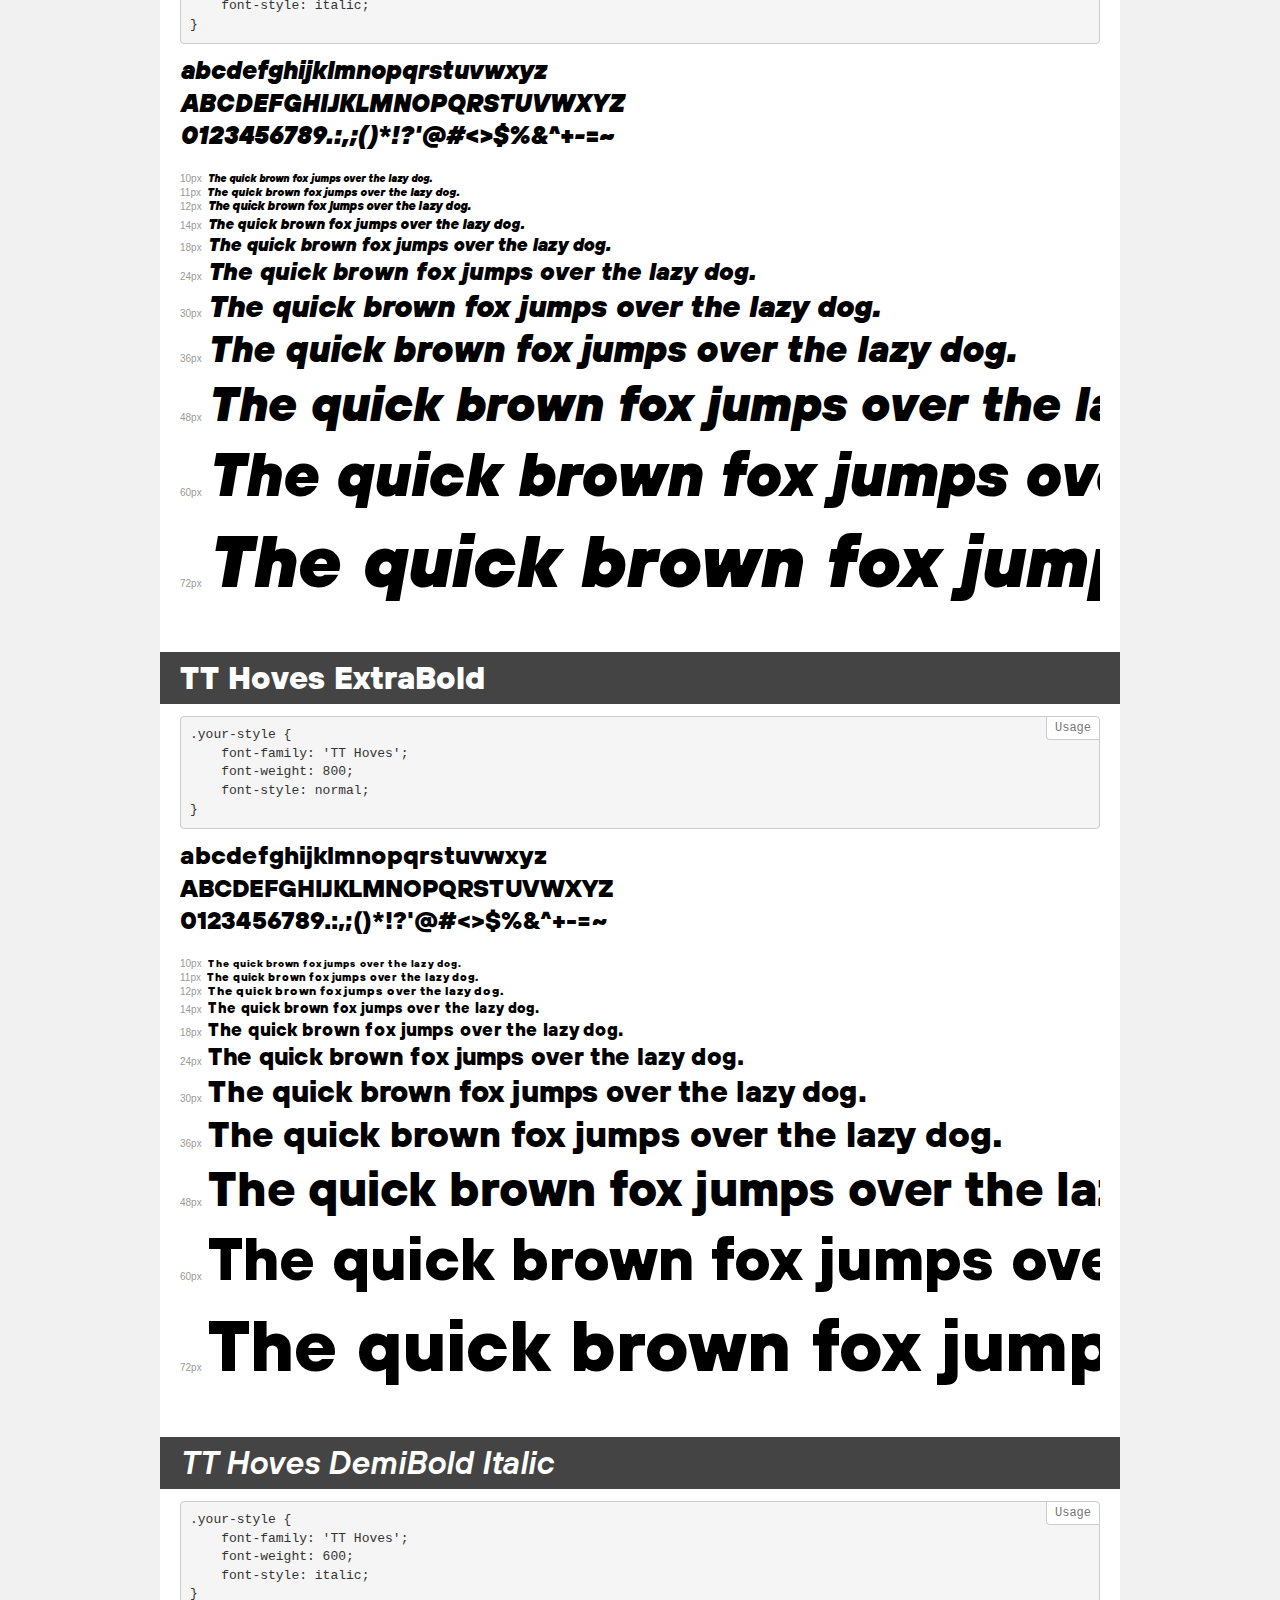
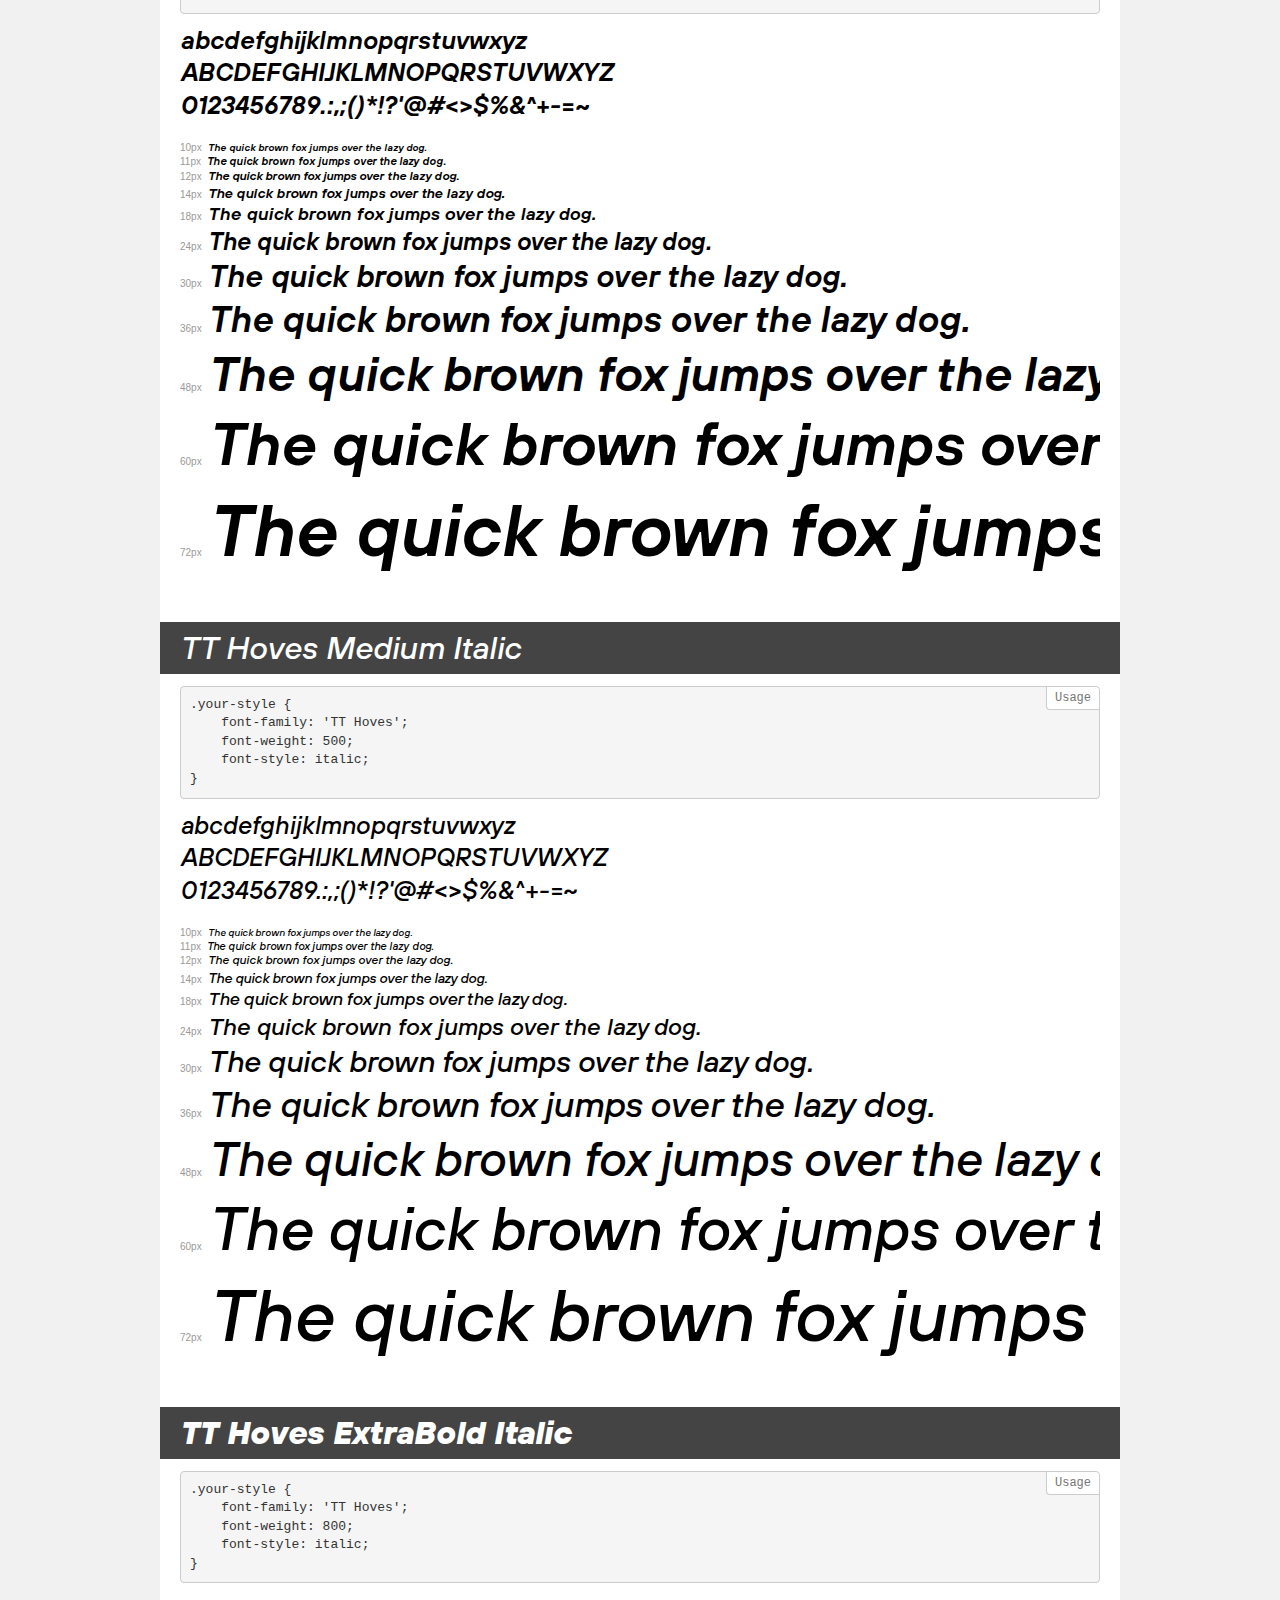
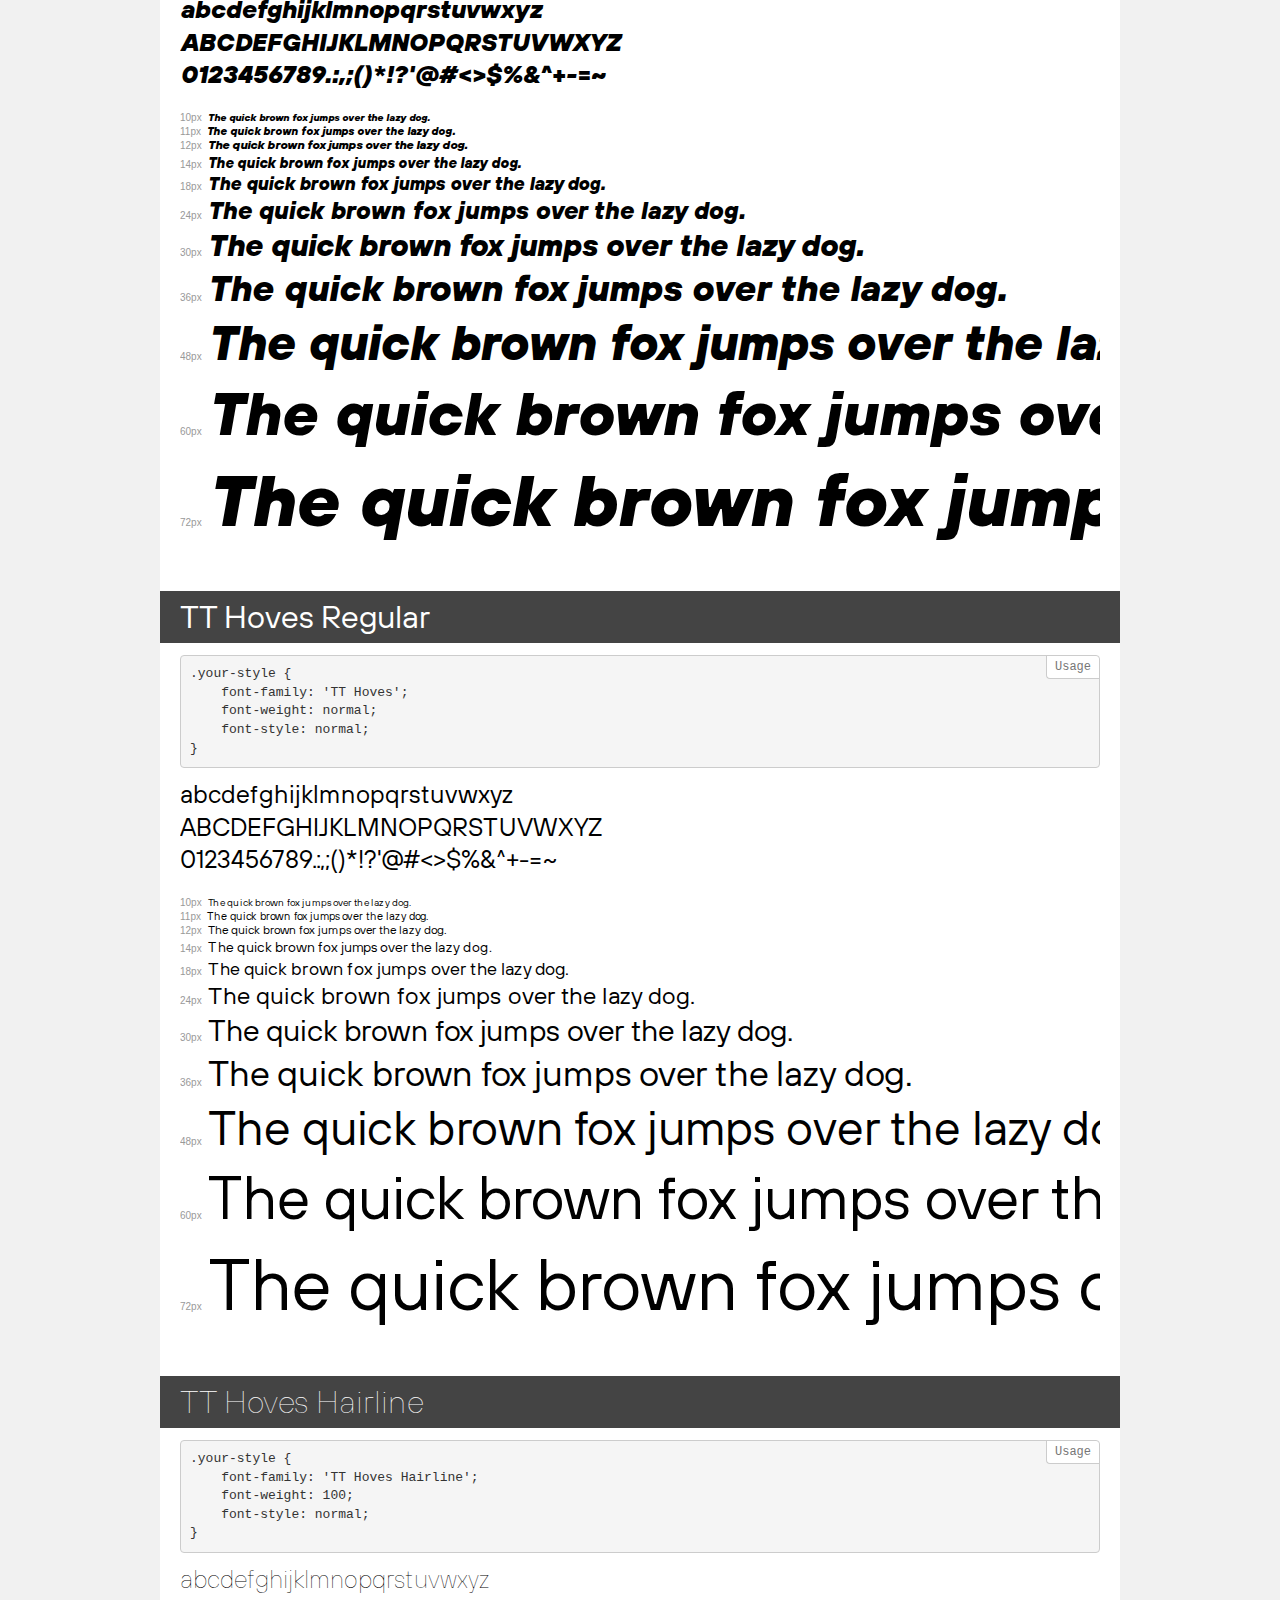
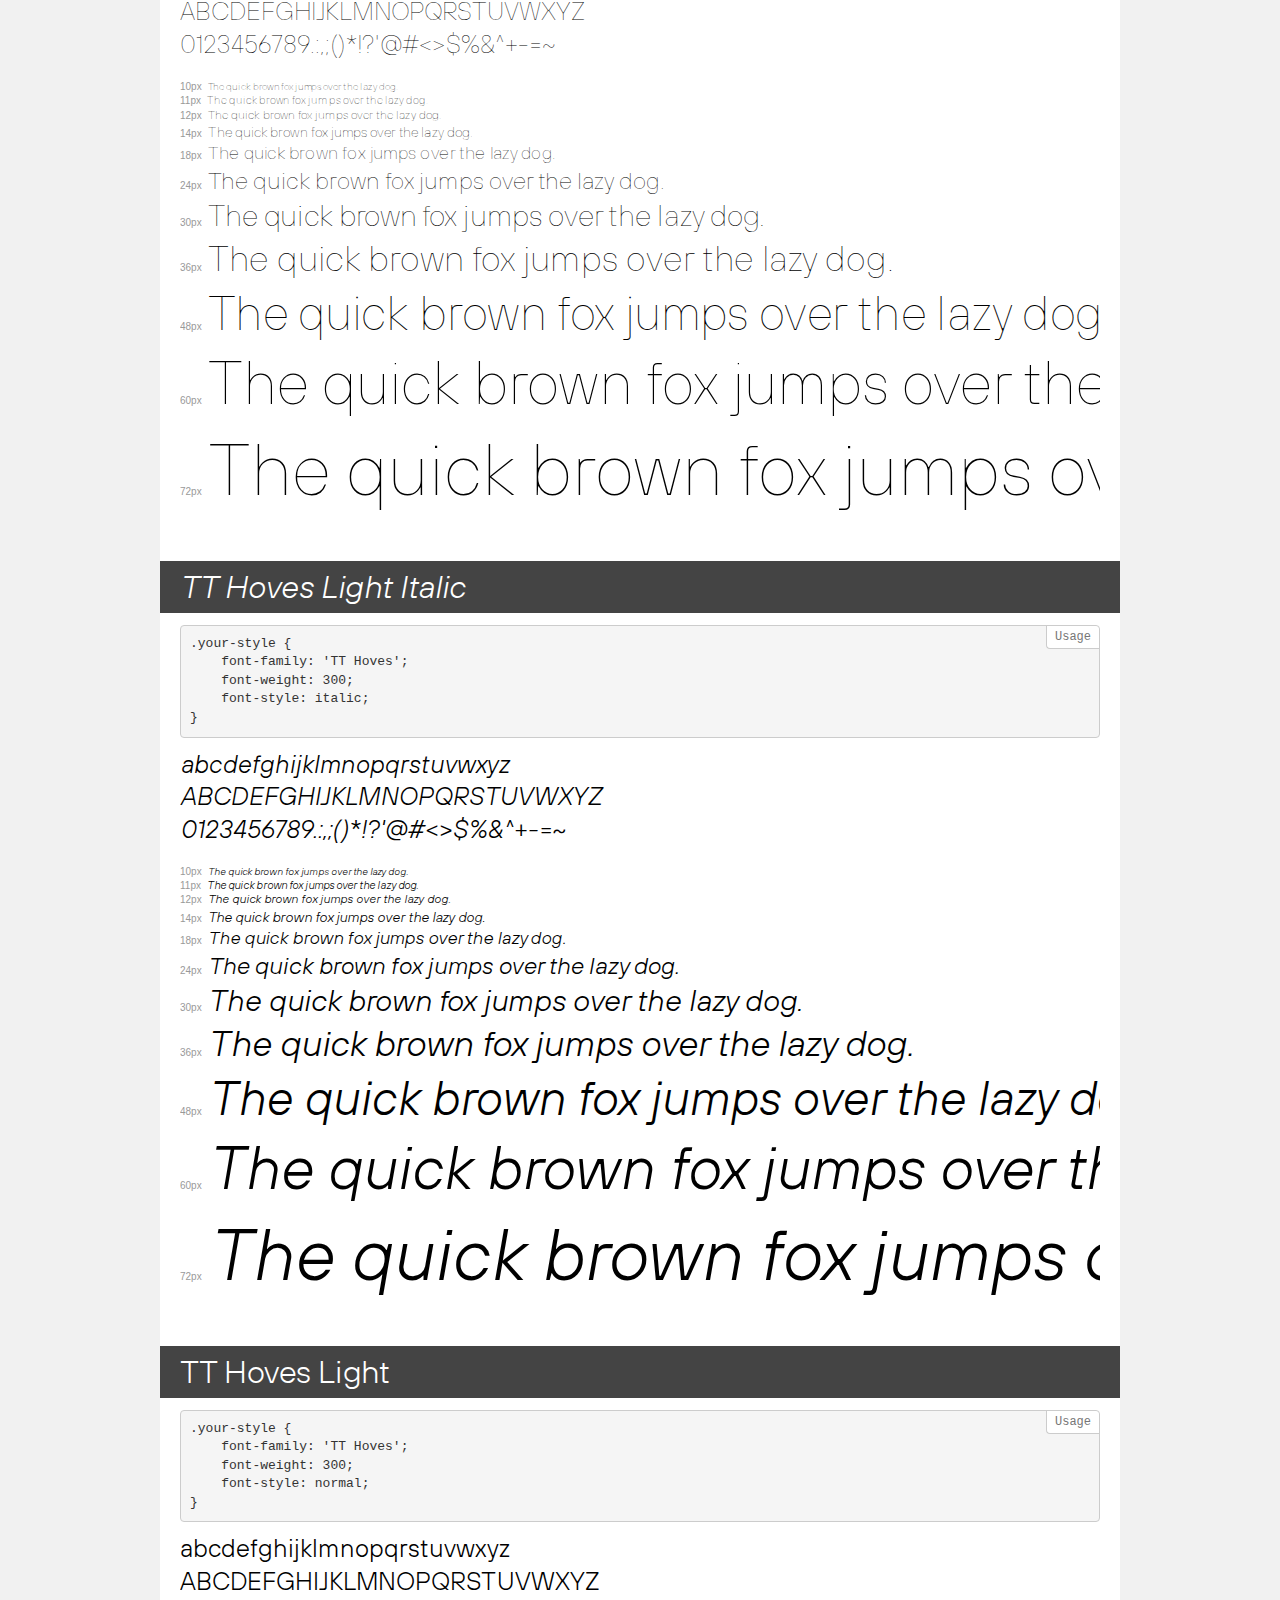
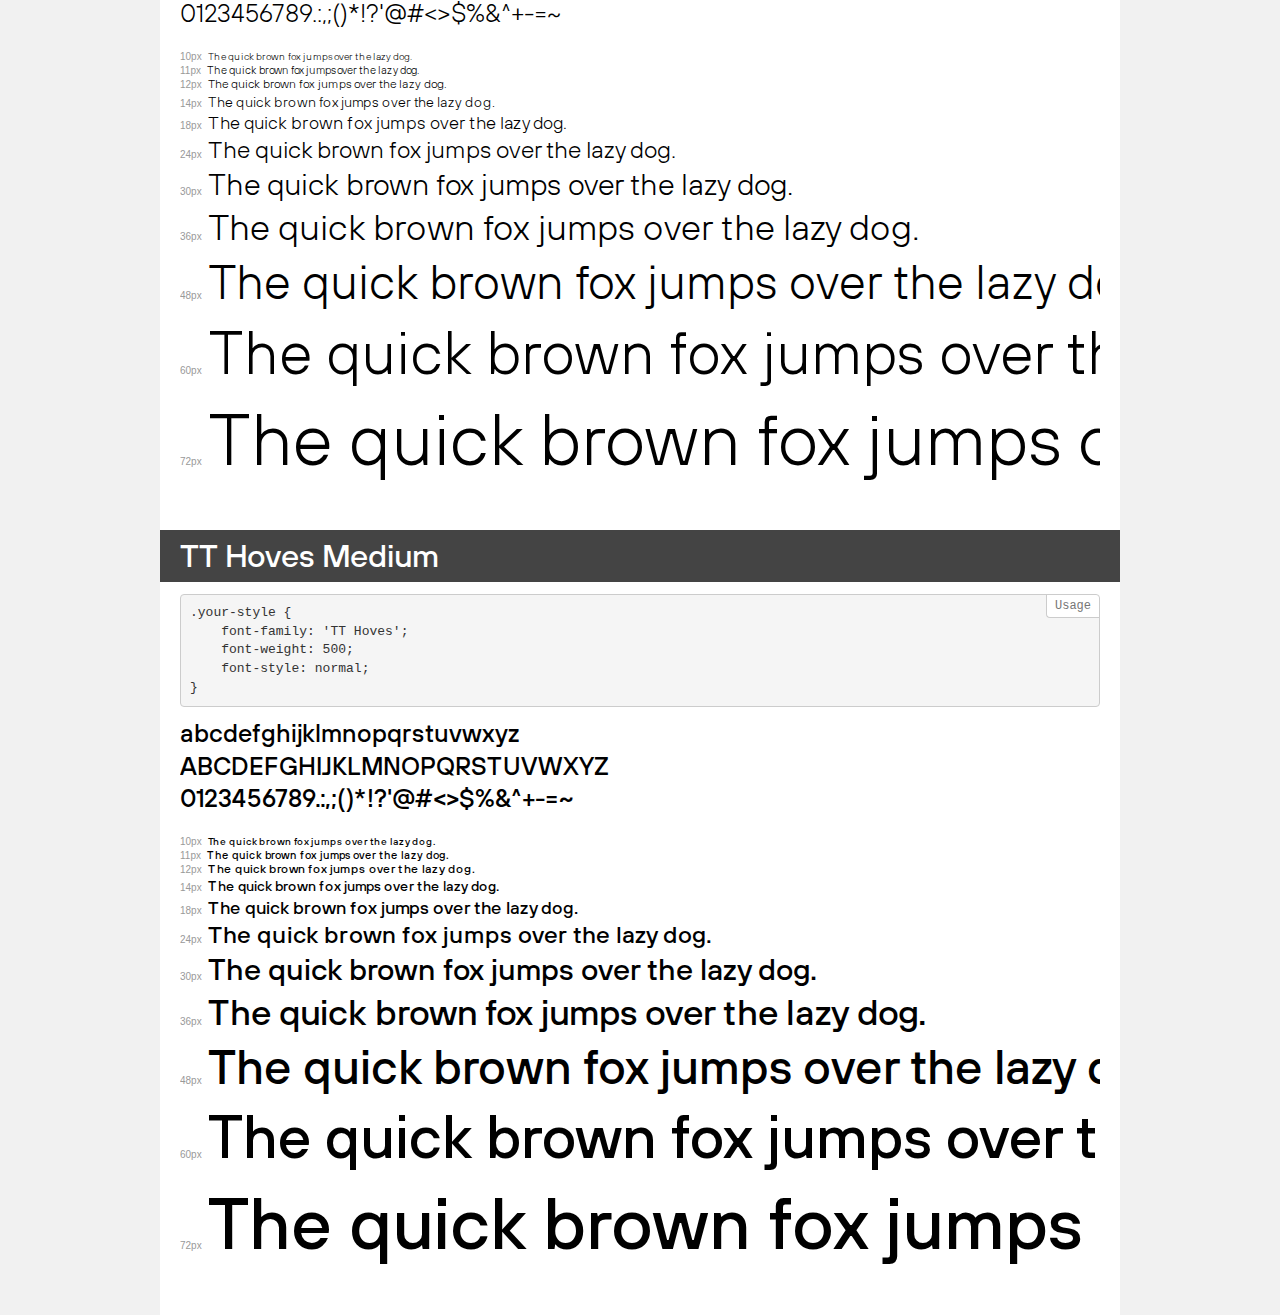
<file: fonts/demo.html>
<!DOCTYPE html>
<html>
<head>
    <meta charset="utf-8">
    <meta http-equiv="X-UA-Compatible" content="IE=edge">
    <meta name="viewport" content="width=device-width, initial-scale=1">
    <meta name="robots" content="noindex, noarchive">
    <meta name="format-detection" content="telephone=no">
    <title>Transfonter demo</title>
    <link href="stylesheet.css" rel="stylesheet">
    <style>
        /*
        http://meyerweb.com/eric/tools/css/reset/
        v2.0 | 20110126
        License: none (public domain)
        */
        html, body, div, span, applet, object, iframe,
        h1, h2, h3, h4, h5, h6, p, blockquote, pre,
        a, abbr, acronym, address, big, cite, code,
        del, dfn, em, img, ins, kbd, q, s, samp,
        small, strike, strong, sub, sup, tt, var,
        b, u, i, center,
        dl, dt, dd, ol, ul, li,
        fieldset, form, label, legend,
        table, caption, tbody, tfoot, thead, tr, th, td,
        article, aside, canvas, details, embed,
        figure, figcaption, footer, header, hgroup,
        menu, nav, output, ruby, section, summary,
        time, mark, audio, video {
            margin: 0;
            padding: 0;
            border: 0;
            font-size: 100%;
            font: inherit;
            vertical-align: baseline;
        }
        /* HTML5 display-role reset for older browsers */
        article, aside, details, figcaption, figure,
        footer, header, hgroup, menu, nav, section {
            display: block;
        }
        body {
            line-height: 1;
        }
        ol, ul {
            list-style: none;
        }
        blockquote, q {
            quotes: none;
        }
        blockquote:before, blockquote:after,
        q:before, q:after {
            content: '';
            content: none;
        }
        table {
            border-collapse: collapse;
            border-spacing: 0;
        }
        /* common styles */
        body {
            background: #f1f1f1;
            color: #000;
        }
        .page {
            background: #fff;
            width: 920px;
            margin: 0 auto;
            padding: 20px 20px 0 20px;
            overflow: hidden;
        }
        .font-container {
            overflow-x: auto;
            overflow-y: hidden;
            margin-bottom: 40px;
            line-height: 1.3;
            white-space: nowrap;
            padding-bottom: 5px;
        }
        h1 {
            position: relative;
            background: #444;
            font-size: 32px;
            color: #fff;
            padding: 10px 20px;
            margin: 0 -20px 12px -20px;
        }
        .letters {
            font-size: 25px;
            margin-bottom: 20px;
        }
        .s10:before {
            content: '10px';
        }
        .s11:before {
            content: '11px';
        }
        .s12:before {
            content: '12px';
        }
        .s14:before {
            content: '14px';
        }
        .s18:before {
            content: '18px';
        }
        .s24:before {
            content: '24px';
        }
        .s30:before {
            content: '30px';
        }
        .s36:before {
            content: '36px';
        }
        .s48:before {
            content: '48px';
        }
        .s60:before {
            content: '60px';
        }
        .s72:before {
            content: '72px';
        }
        .s10:before, .s11:before, .s12:before, .s14:before,
        .s18:before, .s24:before, .s30:before, .s36:before,
        .s48:before, .s60:before, .s72:before {
            font-family: Arial, sans-serif;
            font-size: 10px;
            font-weight: normal;
            font-style: normal;
            color: #999;
            padding-right: 6px;
        }
        pre {
            display: block;
            position: relative;
            padding: 9px;
            margin: 0 0 10px;
            font-family: Monaco, Menlo, Consolas, "Courier New", monospace !important;
            font-size: 13px;
            line-height: 1.428571429;
            color: #333;
            font-weight: normal !important;
            font-style: normal !important;
            background-color: #f5f5f5;
            border: 1px solid #ccc;
            overflow-x: auto;
            border-radius: 4px;
        }
        pre:after {
            display: block;
            position: absolute;
            right: 0;
            top: 0;
            content: 'Usage';
            line-height: 1;
            padding: 5px 8px;
            font-size: 12px;
            color: #767676;
            background-color: #fff;
            border: 1px solid #ccc;
            border-right: none;
            border-top: none;
            border-radius: 0 4px 0 4px;
            z-index: 10;
        }
        /* responsive */
        @media (max-width: 959px) {
            .page {
                width: auto;
                margin: 0;
            }
        }
    </style>
</head>
<body>
<div class="page">
    <div class="demo" style="font-family: 'TT Hoves Hairline'; font-weight: 100; font-style: italic;">
        <h1>TT Hoves Hairline Italic</h1>
        <pre>.your-style {
    font-family: 'TT Hoves Hairline';
    font-weight: 100;
    font-style: italic;
}</pre>
        <div class="font-container">
            <p class="letters">
                abcdefghijklmnopqrstuvwxyz<br>
ABCDEFGHIJKLMNOPQRSTUVWXYZ<br>
                0123456789.:,;()*!?'@#<>$%&^+-=~
            </p>
            <p class="s10" style="font-size: 10px;">The quick brown fox jumps over the lazy dog.</p>
            <p class="s11" style="font-size: 11px;">The quick brown fox jumps over the lazy dog.</p>
            <p class="s12" style="font-size: 12px;">The quick brown fox jumps over the lazy dog.</p>
            <p class="s14" style="font-size: 14px;">The quick brown fox jumps over the lazy dog.</p>
            <p class="s18" style="font-size: 18px;">The quick brown fox jumps over the lazy dog.</p>
            <p class="s24" style="font-size: 24px;">The quick brown fox jumps over the lazy dog.</p>
            <p class="s30" style="font-size: 30px;">The quick brown fox jumps over the lazy dog.</p>
            <p class="s36" style="font-size: 36px;">The quick brown fox jumps over the lazy dog.</p>
            <p class="s48" style="font-size: 48px;">The quick brown fox jumps over the lazy dog.</p>
            <p class="s60" style="font-size: 60px;">The quick brown fox jumps over the lazy dog.</p>
            <p class="s72" style="font-size: 72px;">The quick brown fox jumps over the lazy dog.</p>
        </div>
    </div>
    <div class="demo" style="font-family: 'TT Hoves'; font-weight: 200; font-style: italic;">
        <h1>TT Hoves ExtraLight Italic</h1>
        <pre>.your-style {
    font-family: 'TT Hoves';
    font-weight: 200;
    font-style: italic;
}</pre>
        <div class="font-container">
            <p class="letters">
                abcdefghijklmnopqrstuvwxyz<br>
ABCDEFGHIJKLMNOPQRSTUVWXYZ<br>
                0123456789.:,;()*!?'@#<>$%&^+-=~
            </p>
            <p class="s10" style="font-size: 10px;">The quick brown fox jumps over the lazy dog.</p>
            <p class="s11" style="font-size: 11px;">The quick brown fox jumps over the lazy dog.</p>
            <p class="s12" style="font-size: 12px;">The quick brown fox jumps over the lazy dog.</p>
            <p class="s14" style="font-size: 14px;">The quick brown fox jumps over the lazy dog.</p>
            <p class="s18" style="font-size: 18px;">The quick brown fox jumps over the lazy dog.</p>
            <p class="s24" style="font-size: 24px;">The quick brown fox jumps over the lazy dog.</p>
            <p class="s30" style="font-size: 30px;">The quick brown fox jumps over the lazy dog.</p>
            <p class="s36" style="font-size: 36px;">The quick brown fox jumps over the lazy dog.</p>
            <p class="s48" style="font-size: 48px;">The quick brown fox jumps over the lazy dog.</p>
            <p class="s60" style="font-size: 60px;">The quick brown fox jumps over the lazy dog.</p>
            <p class="s72" style="font-size: 72px;">The quick brown fox jumps over the lazy dog.</p>
        </div>
    </div>
    <div class="demo" style="font-family: 'TT Hoves'; font-weight: 100; font-style: normal;">
        <h1>TT Hoves Thin</h1>
        <pre>.your-style {
    font-family: 'TT Hoves';
    font-weight: 100;
    font-style: normal;
}</pre>
        <div class="font-container">
            <p class="letters">
                abcdefghijklmnopqrstuvwxyz<br>
ABCDEFGHIJKLMNOPQRSTUVWXYZ<br>
                0123456789.:,;()*!?'@#<>$%&^+-=~
            </p>
            <p class="s10" style="font-size: 10px;">The quick brown fox jumps over the lazy dog.</p>
            <p class="s11" style="font-size: 11px;">The quick brown fox jumps over the lazy dog.</p>
            <p class="s12" style="font-size: 12px;">The quick brown fox jumps over the lazy dog.</p>
            <p class="s14" style="font-size: 14px;">The quick brown fox jumps over the lazy dog.</p>
            <p class="s18" style="font-size: 18px;">The quick brown fox jumps over the lazy dog.</p>
            <p class="s24" style="font-size: 24px;">The quick brown fox jumps over the lazy dog.</p>
            <p class="s30" style="font-size: 30px;">The quick brown fox jumps over the lazy dog.</p>
            <p class="s36" style="font-size: 36px;">The quick brown fox jumps over the lazy dog.</p>
            <p class="s48" style="font-size: 48px;">The quick brown fox jumps over the lazy dog.</p>
            <p class="s60" style="font-size: 60px;">The quick brown fox jumps over the lazy dog.</p>
            <p class="s72" style="font-size: 72px;">The quick brown fox jumps over the lazy dog.</p>
        </div>
    </div>
    <div class="demo" style="font-family: 'TT Hoves'; font-weight: 600; font-style: normal;">
        <h1>TT Hoves DemiBold</h1>
        <pre>.your-style {
    font-family: 'TT Hoves';
    font-weight: 600;
    font-style: normal;
}</pre>
        <div class="font-container">
            <p class="letters">
                abcdefghijklmnopqrstuvwxyz<br>
ABCDEFGHIJKLMNOPQRSTUVWXYZ<br>
                0123456789.:,;()*!?'@#<>$%&^+-=~
            </p>
            <p class="s10" style="font-size: 10px;">The quick brown fox jumps over the lazy dog.</p>
            <p class="s11" style="font-size: 11px;">The quick brown fox jumps over the lazy dog.</p>
            <p class="s12" style="font-size: 12px;">The quick brown fox jumps over the lazy dog.</p>
            <p class="s14" style="font-size: 14px;">The quick brown fox jumps over the lazy dog.</p>
            <p class="s18" style="font-size: 18px;">The quick brown fox jumps over the lazy dog.</p>
            <p class="s24" style="font-size: 24px;">The quick brown fox jumps over the lazy dog.</p>
            <p class="s30" style="font-size: 30px;">The quick brown fox jumps over the lazy dog.</p>
            <p class="s36" style="font-size: 36px;">The quick brown fox jumps over the lazy dog.</p>
            <p class="s48" style="font-size: 48px;">The quick brown fox jumps over the lazy dog.</p>
            <p class="s60" style="font-size: 60px;">The quick brown fox jumps over the lazy dog.</p>
            <p class="s72" style="font-size: 72px;">The quick brown fox jumps over the lazy dog.</p>
        </div>
    </div>
    <div class="demo" style="font-family: 'TT Hoves'; font-weight: bold; font-style: italic;">
        <h1>TT Hoves Bold Italic</h1>
        <pre>.your-style {
    font-family: 'TT Hoves';
    font-weight: bold;
    font-style: italic;
}</pre>
        <div class="font-container">
            <p class="letters">
                abcdefghijklmnopqrstuvwxyz<br>
ABCDEFGHIJKLMNOPQRSTUVWXYZ<br>
                0123456789.:,;()*!?'@#<>$%&^+-=~
            </p>
            <p class="s10" style="font-size: 10px;">The quick brown fox jumps over the lazy dog.</p>
            <p class="s11" style="font-size: 11px;">The quick brown fox jumps over the lazy dog.</p>
            <p class="s12" style="font-size: 12px;">The quick brown fox jumps over the lazy dog.</p>
            <p class="s14" style="font-size: 14px;">The quick brown fox jumps over the lazy dog.</p>
            <p class="s18" style="font-size: 18px;">The quick brown fox jumps over the lazy dog.</p>
            <p class="s24" style="font-size: 24px;">The quick brown fox jumps over the lazy dog.</p>
            <p class="s30" style="font-size: 30px;">The quick brown fox jumps over the lazy dog.</p>
            <p class="s36" style="font-size: 36px;">The quick brown fox jumps over the lazy dog.</p>
            <p class="s48" style="font-size: 48px;">The quick brown fox jumps over the lazy dog.</p>
            <p class="s60" style="font-size: 60px;">The quick brown fox jumps over the lazy dog.</p>
            <p class="s72" style="font-size: 72px;">The quick brown fox jumps over the lazy dog.</p>
        </div>
    </div>
    <div class="demo" style="font-family: 'TT Hoves'; font-weight: 900; font-style: normal;">
        <h1>TT Hoves Black</h1>
        <pre>.your-style {
    font-family: 'TT Hoves';
    font-weight: 900;
    font-style: normal;
}</pre>
        <div class="font-container">
            <p class="letters">
                abcdefghijklmnopqrstuvwxyz<br>
ABCDEFGHIJKLMNOPQRSTUVWXYZ<br>
                0123456789.:,;()*!?'@#<>$%&^+-=~
            </p>
            <p class="s10" style="font-size: 10px;">The quick brown fox jumps over the lazy dog.</p>
            <p class="s11" style="font-size: 11px;">The quick brown fox jumps over the lazy dog.</p>
            <p class="s12" style="font-size: 12px;">The quick brown fox jumps over the lazy dog.</p>
            <p class="s14" style="font-size: 14px;">The quick brown fox jumps over the lazy dog.</p>
            <p class="s18" style="font-size: 18px;">The quick brown fox jumps over the lazy dog.</p>
            <p class="s24" style="font-size: 24px;">The quick brown fox jumps over the lazy dog.</p>
            <p class="s30" style="font-size: 30px;">The quick brown fox jumps over the lazy dog.</p>
            <p class="s36" style="font-size: 36px;">The quick brown fox jumps over the lazy dog.</p>
            <p class="s48" style="font-size: 48px;">The quick brown fox jumps over the lazy dog.</p>
            <p class="s60" style="font-size: 60px;">The quick brown fox jumps over the lazy dog.</p>
            <p class="s72" style="font-size: 72px;">The quick brown fox jumps over the lazy dog.</p>
        </div>
    </div>
    <div class="demo" style="font-family: 'TT Hoves'; font-weight: 200; font-style: normal;">
        <h1>TT Hoves ExtraLight</h1>
        <pre>.your-style {
    font-family: 'TT Hoves';
    font-weight: 200;
    font-style: normal;
}</pre>
        <div class="font-container">
            <p class="letters">
                abcdefghijklmnopqrstuvwxyz<br>
ABCDEFGHIJKLMNOPQRSTUVWXYZ<br>
                0123456789.:,;()*!?'@#<>$%&^+-=~
            </p>
            <p class="s10" style="font-size: 10px;">The quick brown fox jumps over the lazy dog.</p>
            <p class="s11" style="font-size: 11px;">The quick brown fox jumps over the lazy dog.</p>
            <p class="s12" style="font-size: 12px;">The quick brown fox jumps over the lazy dog.</p>
            <p class="s14" style="font-size: 14px;">The quick brown fox jumps over the lazy dog.</p>
            <p class="s18" style="font-size: 18px;">The quick brown fox jumps over the lazy dog.</p>
            <p class="s24" style="font-size: 24px;">The quick brown fox jumps over the lazy dog.</p>
            <p class="s30" style="font-size: 30px;">The quick brown fox jumps over the lazy dog.</p>
            <p class="s36" style="font-size: 36px;">The quick brown fox jumps over the lazy dog.</p>
            <p class="s48" style="font-size: 48px;">The quick brown fox jumps over the lazy dog.</p>
            <p class="s60" style="font-size: 60px;">The quick brown fox jumps over the lazy dog.</p>
            <p class="s72" style="font-size: 72px;">The quick brown fox jumps over the lazy dog.</p>
        </div>
    </div>
    <div class="demo" style="font-family: 'TT Hoves'; font-weight: bold; font-style: normal;">
        <h1>TT Hoves Bold</h1>
        <pre>.your-style {
    font-family: 'TT Hoves';
    font-weight: bold;
    font-style: normal;
}</pre>
        <div class="font-container">
            <p class="letters">
                abcdefghijklmnopqrstuvwxyz<br>
ABCDEFGHIJKLMNOPQRSTUVWXYZ<br>
                0123456789.:,;()*!?'@#<>$%&^+-=~
            </p>
            <p class="s10" style="font-size: 10px;">The quick brown fox jumps over the lazy dog.</p>
            <p class="s11" style="font-size: 11px;">The quick brown fox jumps over the lazy dog.</p>
            <p class="s12" style="font-size: 12px;">The quick brown fox jumps over the lazy dog.</p>
            <p class="s14" style="font-size: 14px;">The quick brown fox jumps over the lazy dog.</p>
            <p class="s18" style="font-size: 18px;">The quick brown fox jumps over the lazy dog.</p>
            <p class="s24" style="font-size: 24px;">The quick brown fox jumps over the lazy dog.</p>
            <p class="s30" style="font-size: 30px;">The quick brown fox jumps over the lazy dog.</p>
            <p class="s36" style="font-size: 36px;">The quick brown fox jumps over the lazy dog.</p>
            <p class="s48" style="font-size: 48px;">The quick brown fox jumps over the lazy dog.</p>
            <p class="s60" style="font-size: 60px;">The quick brown fox jumps over the lazy dog.</p>
            <p class="s72" style="font-size: 72px;">The quick brown fox jumps over the lazy dog.</p>
        </div>
    </div>
    <div class="demo" style="font-family: 'TT Hoves'; font-weight: 100; font-style: italic;">
        <h1>TT Hoves Thin Italic</h1>
        <pre>.your-style {
    font-family: 'TT Hoves';
    font-weight: 100;
    font-style: italic;
}</pre>
        <div class="font-container">
            <p class="letters">
                abcdefghijklmnopqrstuvwxyz<br>
ABCDEFGHIJKLMNOPQRSTUVWXYZ<br>
                0123456789.:,;()*!?'@#<>$%&^+-=~
            </p>
            <p class="s10" style="font-size: 10px;">The quick brown fox jumps over the lazy dog.</p>
            <p class="s11" style="font-size: 11px;">The quick brown fox jumps over the lazy dog.</p>
            <p class="s12" style="font-size: 12px;">The quick brown fox jumps over the lazy dog.</p>
            <p class="s14" style="font-size: 14px;">The quick brown fox jumps over the lazy dog.</p>
            <p class="s18" style="font-size: 18px;">The quick brown fox jumps over the lazy dog.</p>
            <p class="s24" style="font-size: 24px;">The quick brown fox jumps over the lazy dog.</p>
            <p class="s30" style="font-size: 30px;">The quick brown fox jumps over the lazy dog.</p>
            <p class="s36" style="font-size: 36px;">The quick brown fox jumps over the lazy dog.</p>
            <p class="s48" style="font-size: 48px;">The quick brown fox jumps over the lazy dog.</p>
            <p class="s60" style="font-size: 60px;">The quick brown fox jumps over the lazy dog.</p>
            <p class="s72" style="font-size: 72px;">The quick brown fox jumps over the lazy dog.</p>
        </div>
    </div>
    <div class="demo" style="font-family: 'TT Hoves'; font-weight: normal; font-style: italic;">
        <h1>TT Hoves Italic</h1>
        <pre>.your-style {
    font-family: 'TT Hoves';
    font-weight: normal;
    font-style: italic;
}</pre>
        <div class="font-container">
            <p class="letters">
                abcdefghijklmnopqrstuvwxyz<br>
ABCDEFGHIJKLMNOPQRSTUVWXYZ<br>
                0123456789.:,;()*!?'@#<>$%&^+-=~
            </p>
            <p class="s10" style="font-size: 10px;">The quick brown fox jumps over the lazy dog.</p>
            <p class="s11" style="font-size: 11px;">The quick brown fox jumps over the lazy dog.</p>
            <p class="s12" style="font-size: 12px;">The quick brown fox jumps over the lazy dog.</p>
            <p class="s14" style="font-size: 14px;">The quick brown fox jumps over the lazy dog.</p>
            <p class="s18" style="font-size: 18px;">The quick brown fox jumps over the lazy dog.</p>
            <p class="s24" style="font-size: 24px;">The quick brown fox jumps over the lazy dog.</p>
            <p class="s30" style="font-size: 30px;">The quick brown fox jumps over the lazy dog.</p>
            <p class="s36" style="font-size: 36px;">The quick brown fox jumps over the lazy dog.</p>
            <p class="s48" style="font-size: 48px;">The quick brown fox jumps over the lazy dog.</p>
            <p class="s60" style="font-size: 60px;">The quick brown fox jumps over the lazy dog.</p>
            <p class="s72" style="font-size: 72px;">The quick brown fox jumps over the lazy dog.</p>
        </div>
    </div>
    <div class="demo" style="font-family: 'TT Hoves'; font-weight: 900; font-style: italic;">
        <h1>TT Hoves Black Italic</h1>
        <pre>.your-style {
    font-family: 'TT Hoves';
    font-weight: 900;
    font-style: italic;
}</pre>
        <div class="font-container">
            <p class="letters">
                abcdefghijklmnopqrstuvwxyz<br>
ABCDEFGHIJKLMNOPQRSTUVWXYZ<br>
                0123456789.:,;()*!?'@#<>$%&^+-=~
            </p>
            <p class="s10" style="font-size: 10px;">The quick brown fox jumps over the lazy dog.</p>
            <p class="s11" style="font-size: 11px;">The quick brown fox jumps over the lazy dog.</p>
            <p class="s12" style="font-size: 12px;">The quick brown fox jumps over the lazy dog.</p>
            <p class="s14" style="font-size: 14px;">The quick brown fox jumps over the lazy dog.</p>
            <p class="s18" style="font-size: 18px;">The quick brown fox jumps over the lazy dog.</p>
            <p class="s24" style="font-size: 24px;">The quick brown fox jumps over the lazy dog.</p>
            <p class="s30" style="font-size: 30px;">The quick brown fox jumps over the lazy dog.</p>
            <p class="s36" style="font-size: 36px;">The quick brown fox jumps over the lazy dog.</p>
            <p class="s48" style="font-size: 48px;">The quick brown fox jumps over the lazy dog.</p>
            <p class="s60" style="font-size: 60px;">The quick brown fox jumps over the lazy dog.</p>
            <p class="s72" style="font-size: 72px;">The quick brown fox jumps over the lazy dog.</p>
        </div>
    </div>
    <div class="demo" style="font-family: 'TT Hoves'; font-weight: 800; font-style: normal;">
        <h1>TT Hoves ExtraBold</h1>
        <pre>.your-style {
    font-family: 'TT Hoves';
    font-weight: 800;
    font-style: normal;
}</pre>
        <div class="font-container">
            <p class="letters">
                abcdefghijklmnopqrstuvwxyz<br>
ABCDEFGHIJKLMNOPQRSTUVWXYZ<br>
                0123456789.:,;()*!?'@#<>$%&^+-=~
            </p>
            <p class="s10" style="font-size: 10px;">The quick brown fox jumps over the lazy dog.</p>
            <p class="s11" style="font-size: 11px;">The quick brown fox jumps over the lazy dog.</p>
            <p class="s12" style="font-size: 12px;">The quick brown fox jumps over the lazy dog.</p>
            <p class="s14" style="font-size: 14px;">The quick brown fox jumps over the lazy dog.</p>
            <p class="s18" style="font-size: 18px;">The quick brown fox jumps over the lazy dog.</p>
            <p class="s24" style="font-size: 24px;">The quick brown fox jumps over the lazy dog.</p>
            <p class="s30" style="font-size: 30px;">The quick brown fox jumps over the lazy dog.</p>
            <p class="s36" style="font-size: 36px;">The quick brown fox jumps over the lazy dog.</p>
            <p class="s48" style="font-size: 48px;">The quick brown fox jumps over the lazy dog.</p>
            <p class="s60" style="font-size: 60px;">The quick brown fox jumps over the lazy dog.</p>
            <p class="s72" style="font-size: 72px;">The quick brown fox jumps over the lazy dog.</p>
        </div>
    </div>
    <div class="demo" style="font-family: 'TT Hoves'; font-weight: 600; font-style: italic;">
        <h1>TT Hoves DemiBold Italic</h1>
        <pre>.your-style {
    font-family: 'TT Hoves';
    font-weight: 600;
    font-style: italic;
}</pre>
        <div class="font-container">
            <p class="letters">
                abcdefghijklmnopqrstuvwxyz<br>
ABCDEFGHIJKLMNOPQRSTUVWXYZ<br>
                0123456789.:,;()*!?'@#<>$%&^+-=~
            </p>
            <p class="s10" style="font-size: 10px;">The quick brown fox jumps over the lazy dog.</p>
            <p class="s11" style="font-size: 11px;">The quick brown fox jumps over the lazy dog.</p>
            <p class="s12" style="font-size: 12px;">The quick brown fox jumps over the lazy dog.</p>
            <p class="s14" style="font-size: 14px;">The quick brown fox jumps over the lazy dog.</p>
            <p class="s18" style="font-size: 18px;">The quick brown fox jumps over the lazy dog.</p>
            <p class="s24" style="font-size: 24px;">The quick brown fox jumps over the lazy dog.</p>
            <p class="s30" style="font-size: 30px;">The quick brown fox jumps over the lazy dog.</p>
            <p class="s36" style="font-size: 36px;">The quick brown fox jumps over the lazy dog.</p>
            <p class="s48" style="font-size: 48px;">The quick brown fox jumps over the lazy dog.</p>
            <p class="s60" style="font-size: 60px;">The quick brown fox jumps over the lazy dog.</p>
            <p class="s72" style="font-size: 72px;">The quick brown fox jumps over the lazy dog.</p>
        </div>
    </div>
    <div class="demo" style="font-family: 'TT Hoves'; font-weight: 500; font-style: italic;">
        <h1>TT Hoves Medium Italic</h1>
        <pre>.your-style {
    font-family: 'TT Hoves';
    font-weight: 500;
    font-style: italic;
}</pre>
        <div class="font-container">
            <p class="letters">
                abcdefghijklmnopqrstuvwxyz<br>
ABCDEFGHIJKLMNOPQRSTUVWXYZ<br>
                0123456789.:,;()*!?'@#<>$%&^+-=~
            </p>
            <p class="s10" style="font-size: 10px;">The quick brown fox jumps over the lazy dog.</p>
            <p class="s11" style="font-size: 11px;">The quick brown fox jumps over the lazy dog.</p>
            <p class="s12" style="font-size: 12px;">The quick brown fox jumps over the lazy dog.</p>
            <p class="s14" style="font-size: 14px;">The quick brown fox jumps over the lazy dog.</p>
            <p class="s18" style="font-size: 18px;">The quick brown fox jumps over the lazy dog.</p>
            <p class="s24" style="font-size: 24px;">The quick brown fox jumps over the lazy dog.</p>
            <p class="s30" style="font-size: 30px;">The quick brown fox jumps over the lazy dog.</p>
            <p class="s36" style="font-size: 36px;">The quick brown fox jumps over the lazy dog.</p>
            <p class="s48" style="font-size: 48px;">The quick brown fox jumps over the lazy dog.</p>
            <p class="s60" style="font-size: 60px;">The quick brown fox jumps over the lazy dog.</p>
            <p class="s72" style="font-size: 72px;">The quick brown fox jumps over the lazy dog.</p>
        </div>
    </div>
    <div class="demo" style="font-family: 'TT Hoves'; font-weight: 800; font-style: italic;">
        <h1>TT Hoves ExtraBold Italic</h1>
        <pre>.your-style {
    font-family: 'TT Hoves';
    font-weight: 800;
    font-style: italic;
}</pre>
        <div class="font-container">
            <p class="letters">
                abcdefghijklmnopqrstuvwxyz<br>
ABCDEFGHIJKLMNOPQRSTUVWXYZ<br>
                0123456789.:,;()*!?'@#<>$%&^+-=~
            </p>
            <p class="s10" style="font-size: 10px;">The quick brown fox jumps over the lazy dog.</p>
            <p class="s11" style="font-size: 11px;">The quick brown fox jumps over the lazy dog.</p>
            <p class="s12" style="font-size: 12px;">The quick brown fox jumps over the lazy dog.</p>
            <p class="s14" style="font-size: 14px;">The quick brown fox jumps over the lazy dog.</p>
            <p class="s18" style="font-size: 18px;">The quick brown fox jumps over the lazy dog.</p>
            <p class="s24" style="font-size: 24px;">The quick brown fox jumps over the lazy dog.</p>
            <p class="s30" style="font-size: 30px;">The quick brown fox jumps over the lazy dog.</p>
            <p class="s36" style="font-size: 36px;">The quick brown fox jumps over the lazy dog.</p>
            <p class="s48" style="font-size: 48px;">The quick brown fox jumps over the lazy dog.</p>
            <p class="s60" style="font-size: 60px;">The quick brown fox jumps over the lazy dog.</p>
            <p class="s72" style="font-size: 72px;">The quick brown fox jumps over the lazy dog.</p>
        </div>
    </div>
    <div class="demo" style="font-family: 'TT Hoves'; font-weight: normal; font-style: normal;">
        <h1>TT Hoves Regular</h1>
        <pre>.your-style {
    font-family: 'TT Hoves';
    font-weight: normal;
    font-style: normal;
}</pre>
        <div class="font-container">
            <p class="letters">
                abcdefghijklmnopqrstuvwxyz<br>
ABCDEFGHIJKLMNOPQRSTUVWXYZ<br>
                0123456789.:,;()*!?'@#<>$%&^+-=~
            </p>
            <p class="s10" style="font-size: 10px;">The quick brown fox jumps over the lazy dog.</p>
            <p class="s11" style="font-size: 11px;">The quick brown fox jumps over the lazy dog.</p>
            <p class="s12" style="font-size: 12px;">The quick brown fox jumps over the lazy dog.</p>
            <p class="s14" style="font-size: 14px;">The quick brown fox jumps over the lazy dog.</p>
            <p class="s18" style="font-size: 18px;">The quick brown fox jumps over the lazy dog.</p>
            <p class="s24" style="font-size: 24px;">The quick brown fox jumps over the lazy dog.</p>
            <p class="s30" style="font-size: 30px;">The quick brown fox jumps over the lazy dog.</p>
            <p class="s36" style="font-size: 36px;">The quick brown fox jumps over the lazy dog.</p>
            <p class="s48" style="font-size: 48px;">The quick brown fox jumps over the lazy dog.</p>
            <p class="s60" style="font-size: 60px;">The quick brown fox jumps over the lazy dog.</p>
            <p class="s72" style="font-size: 72px;">The quick brown fox jumps over the lazy dog.</p>
        </div>
    </div>
    <div class="demo" style="font-family: 'TT Hoves Hairline'; font-weight: 100; font-style: normal;">
        <h1>TT Hoves Hairline</h1>
        <pre>.your-style {
    font-family: 'TT Hoves Hairline';
    font-weight: 100;
    font-style: normal;
}</pre>
        <div class="font-container">
            <p class="letters">
                abcdefghijklmnopqrstuvwxyz<br>
ABCDEFGHIJKLMNOPQRSTUVWXYZ<br>
                0123456789.:,;()*!?'@#<>$%&^+-=~
            </p>
            <p class="s10" style="font-size: 10px;">The quick brown fox jumps over the lazy dog.</p>
            <p class="s11" style="font-size: 11px;">The quick brown fox jumps over the lazy dog.</p>
            <p class="s12" style="font-size: 12px;">The quick brown fox jumps over the lazy dog.</p>
            <p class="s14" style="font-size: 14px;">The quick brown fox jumps over the lazy dog.</p>
            <p class="s18" style="font-size: 18px;">The quick brown fox jumps over the lazy dog.</p>
            <p class="s24" style="font-size: 24px;">The quick brown fox jumps over the lazy dog.</p>
            <p class="s30" style="font-size: 30px;">The quick brown fox jumps over the lazy dog.</p>
            <p class="s36" style="font-size: 36px;">The quick brown fox jumps over the lazy dog.</p>
            <p class="s48" style="font-size: 48px;">The quick brown fox jumps over the lazy dog.</p>
            <p class="s60" style="font-size: 60px;">The quick brown fox jumps over the lazy dog.</p>
            <p class="s72" style="font-size: 72px;">The quick brown fox jumps over the lazy dog.</p>
        </div>
    </div>
    <div class="demo" style="font-family: 'TT Hoves'; font-weight: 300; font-style: italic;">
        <h1>TT Hoves Light Italic</h1>
        <pre>.your-style {
    font-family: 'TT Hoves';
    font-weight: 300;
    font-style: italic;
}</pre>
        <div class="font-container">
            <p class="letters">
                abcdefghijklmnopqrstuvwxyz<br>
ABCDEFGHIJKLMNOPQRSTUVWXYZ<br>
                0123456789.:,;()*!?'@#<>$%&^+-=~
            </p>
            <p class="s10" style="font-size: 10px;">The quick brown fox jumps over the lazy dog.</p>
            <p class="s11" style="font-size: 11px;">The quick brown fox jumps over the lazy dog.</p>
            <p class="s12" style="font-size: 12px;">The quick brown fox jumps over the lazy dog.</p>
            <p class="s14" style="font-size: 14px;">The quick brown fox jumps over the lazy dog.</p>
            <p class="s18" style="font-size: 18px;">The quick brown fox jumps over the lazy dog.</p>
            <p class="s24" style="font-size: 24px;">The quick brown fox jumps over the lazy dog.</p>
            <p class="s30" style="font-size: 30px;">The quick brown fox jumps over the lazy dog.</p>
            <p class="s36" style="font-size: 36px;">The quick brown fox jumps over the lazy dog.</p>
            <p class="s48" style="font-size: 48px;">The quick brown fox jumps over the lazy dog.</p>
            <p class="s60" style="font-size: 60px;">The quick brown fox jumps over the lazy dog.</p>
            <p class="s72" style="font-size: 72px;">The quick brown fox jumps over the lazy dog.</p>
        </div>
    </div>
    <div class="demo" style="font-family: 'TT Hoves'; font-weight: 300; font-style: normal;">
        <h1>TT Hoves Light</h1>
        <pre>.your-style {
    font-family: 'TT Hoves';
    font-weight: 300;
    font-style: normal;
}</pre>
        <div class="font-container">
            <p class="letters">
                abcdefghijklmnopqrstuvwxyz<br>
ABCDEFGHIJKLMNOPQRSTUVWXYZ<br>
                0123456789.:,;()*!?'@#<>$%&^+-=~
            </p>
            <p class="s10" style="font-size: 10px;">The quick brown fox jumps over the lazy dog.</p>
            <p class="s11" style="font-size: 11px;">The quick brown fox jumps over the lazy dog.</p>
            <p class="s12" style="font-size: 12px;">The quick brown fox jumps over the lazy dog.</p>
            <p class="s14" style="font-size: 14px;">The quick brown fox jumps over the lazy dog.</p>
            <p class="s18" style="font-size: 18px;">The quick brown fox jumps over the lazy dog.</p>
            <p class="s24" style="font-size: 24px;">The quick brown fox jumps over the lazy dog.</p>
            <p class="s30" style="font-size: 30px;">The quick brown fox jumps over the lazy dog.</p>
            <p class="s36" style="font-size: 36px;">The quick brown fox jumps over the lazy dog.</p>
            <p class="s48" style="font-size: 48px;">The quick brown fox jumps over the lazy dog.</p>
            <p class="s60" style="font-size: 60px;">The quick brown fox jumps over the lazy dog.</p>
            <p class="s72" style="font-size: 72px;">The quick brown fox jumps over the lazy dog.</p>
        </div>
    </div>
    <div class="demo" style="font-family: 'TT Hoves'; font-weight: 500; font-style: normal;">
        <h1>TT Hoves Medium</h1>
        <pre>.your-style {
    font-family: 'TT Hoves';
    font-weight: 500;
    font-style: normal;
}</pre>
        <div class="font-container">
            <p class="letters">
                abcdefghijklmnopqrstuvwxyz<br>
ABCDEFGHIJKLMNOPQRSTUVWXYZ<br>
                0123456789.:,;()*!?'@#<>$%&^+-=~
            </p>
            <p class="s10" style="font-size: 10px;">The quick brown fox jumps over the lazy dog.</p>
            <p class="s11" style="font-size: 11px;">The quick brown fox jumps over the lazy dog.</p>
            <p class="s12" style="font-size: 12px;">The quick brown fox jumps over the lazy dog.</p>
            <p class="s14" style="font-size: 14px;">The quick brown fox jumps over the lazy dog.</p>
            <p class="s18" style="font-size: 18px;">The quick brown fox jumps over the lazy dog.</p>
            <p class="s24" style="font-size: 24px;">The quick brown fox jumps over the lazy dog.</p>
            <p class="s30" style="font-size: 30px;">The quick brown fox jumps over the lazy dog.</p>
            <p class="s36" style="font-size: 36px;">The quick brown fox jumps over the lazy dog.</p>
            <p class="s48" style="font-size: 48px;">The quick brown fox jumps over the lazy dog.</p>
            <p class="s60" style="font-size: 60px;">The quick brown fox jumps over the lazy dog.</p>
            <p class="s72" style="font-size: 72px;">The quick brown fox jumps over the lazy dog.</p>
        </div>
    </div>
</div>
</body>
</html>
</file>
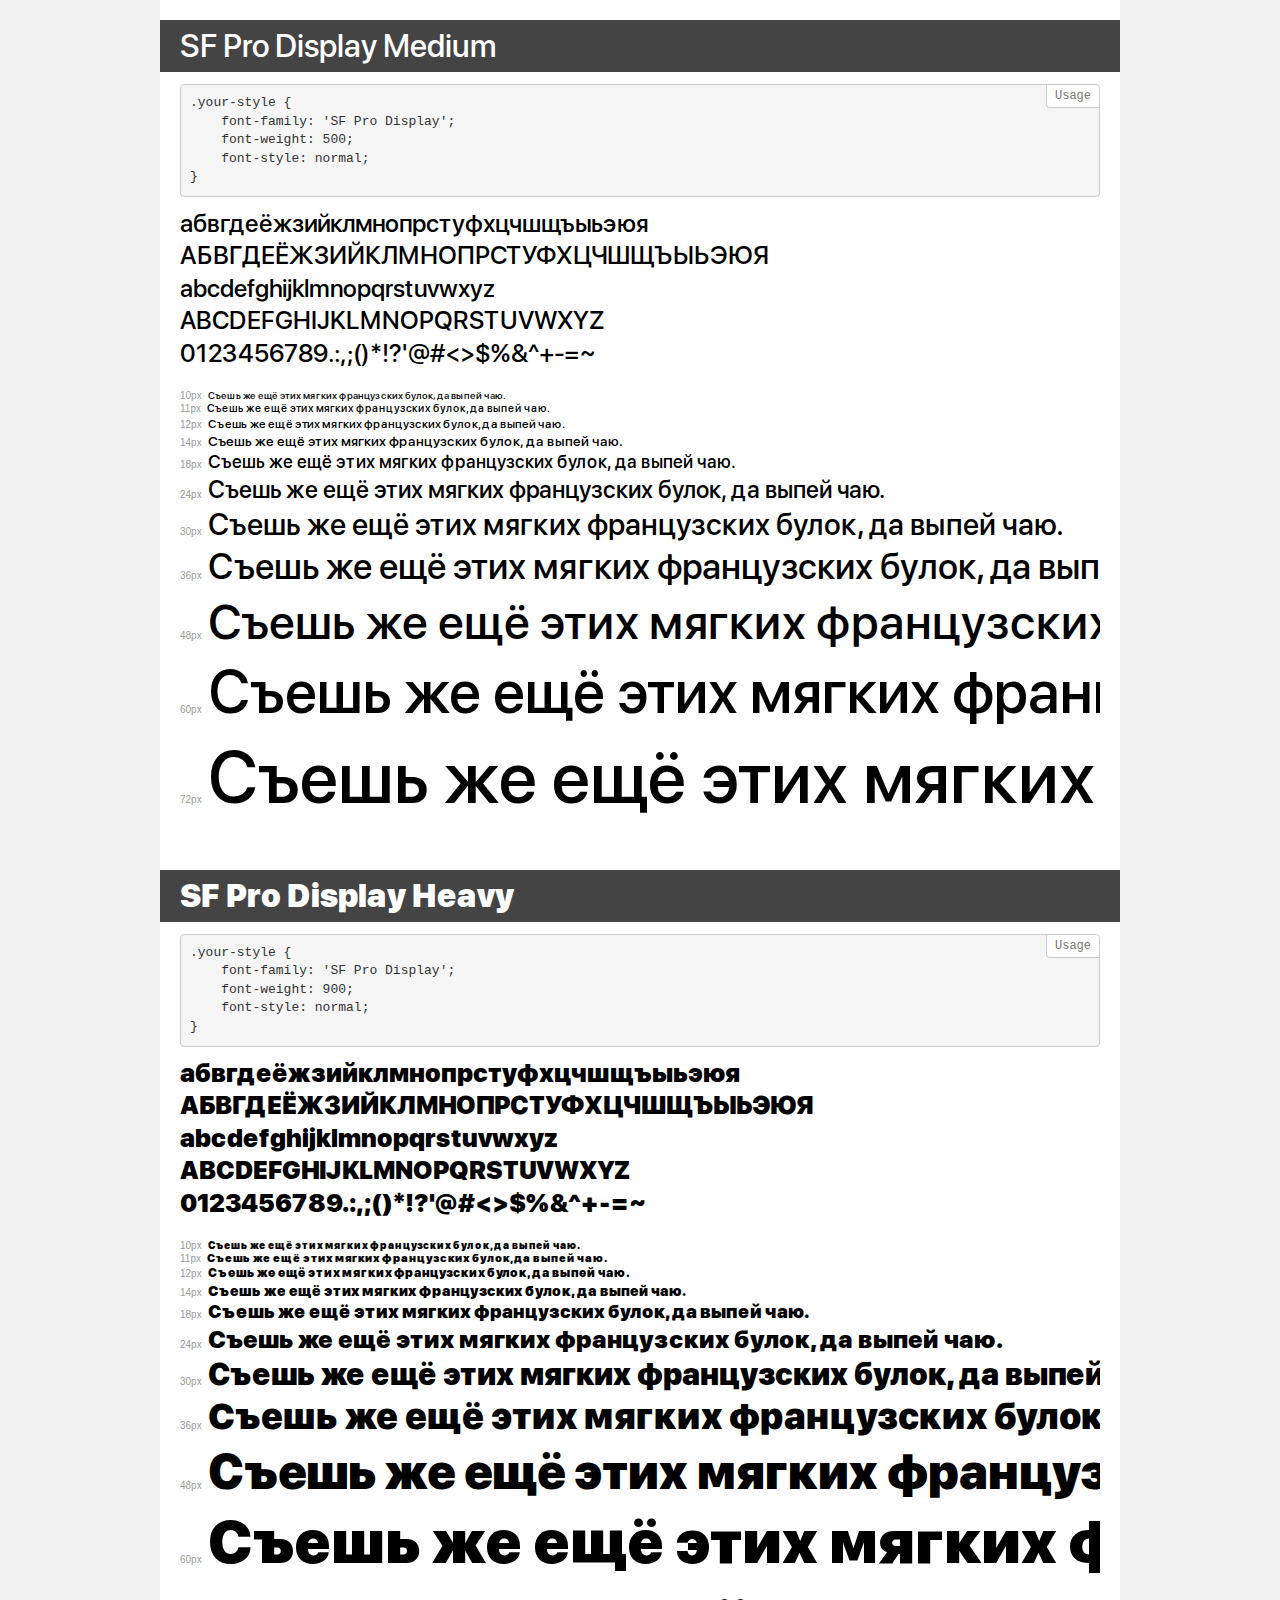
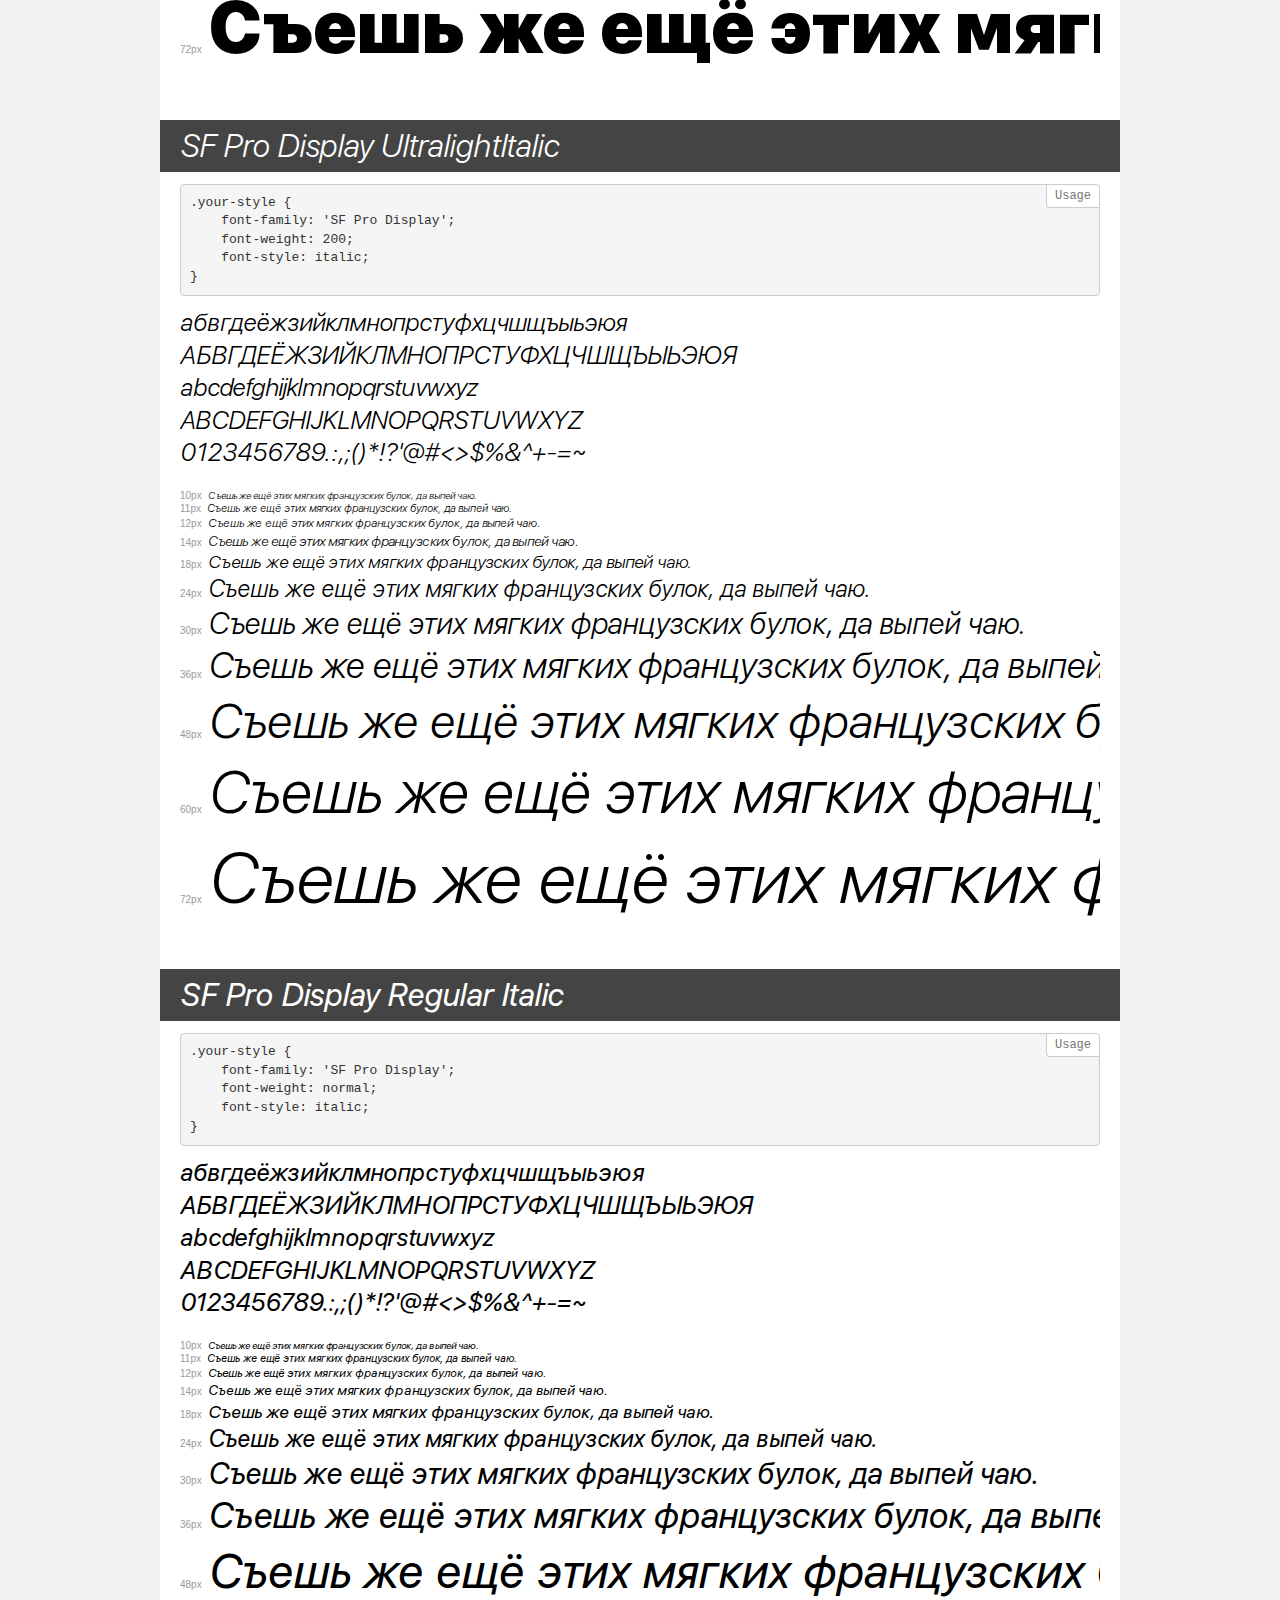
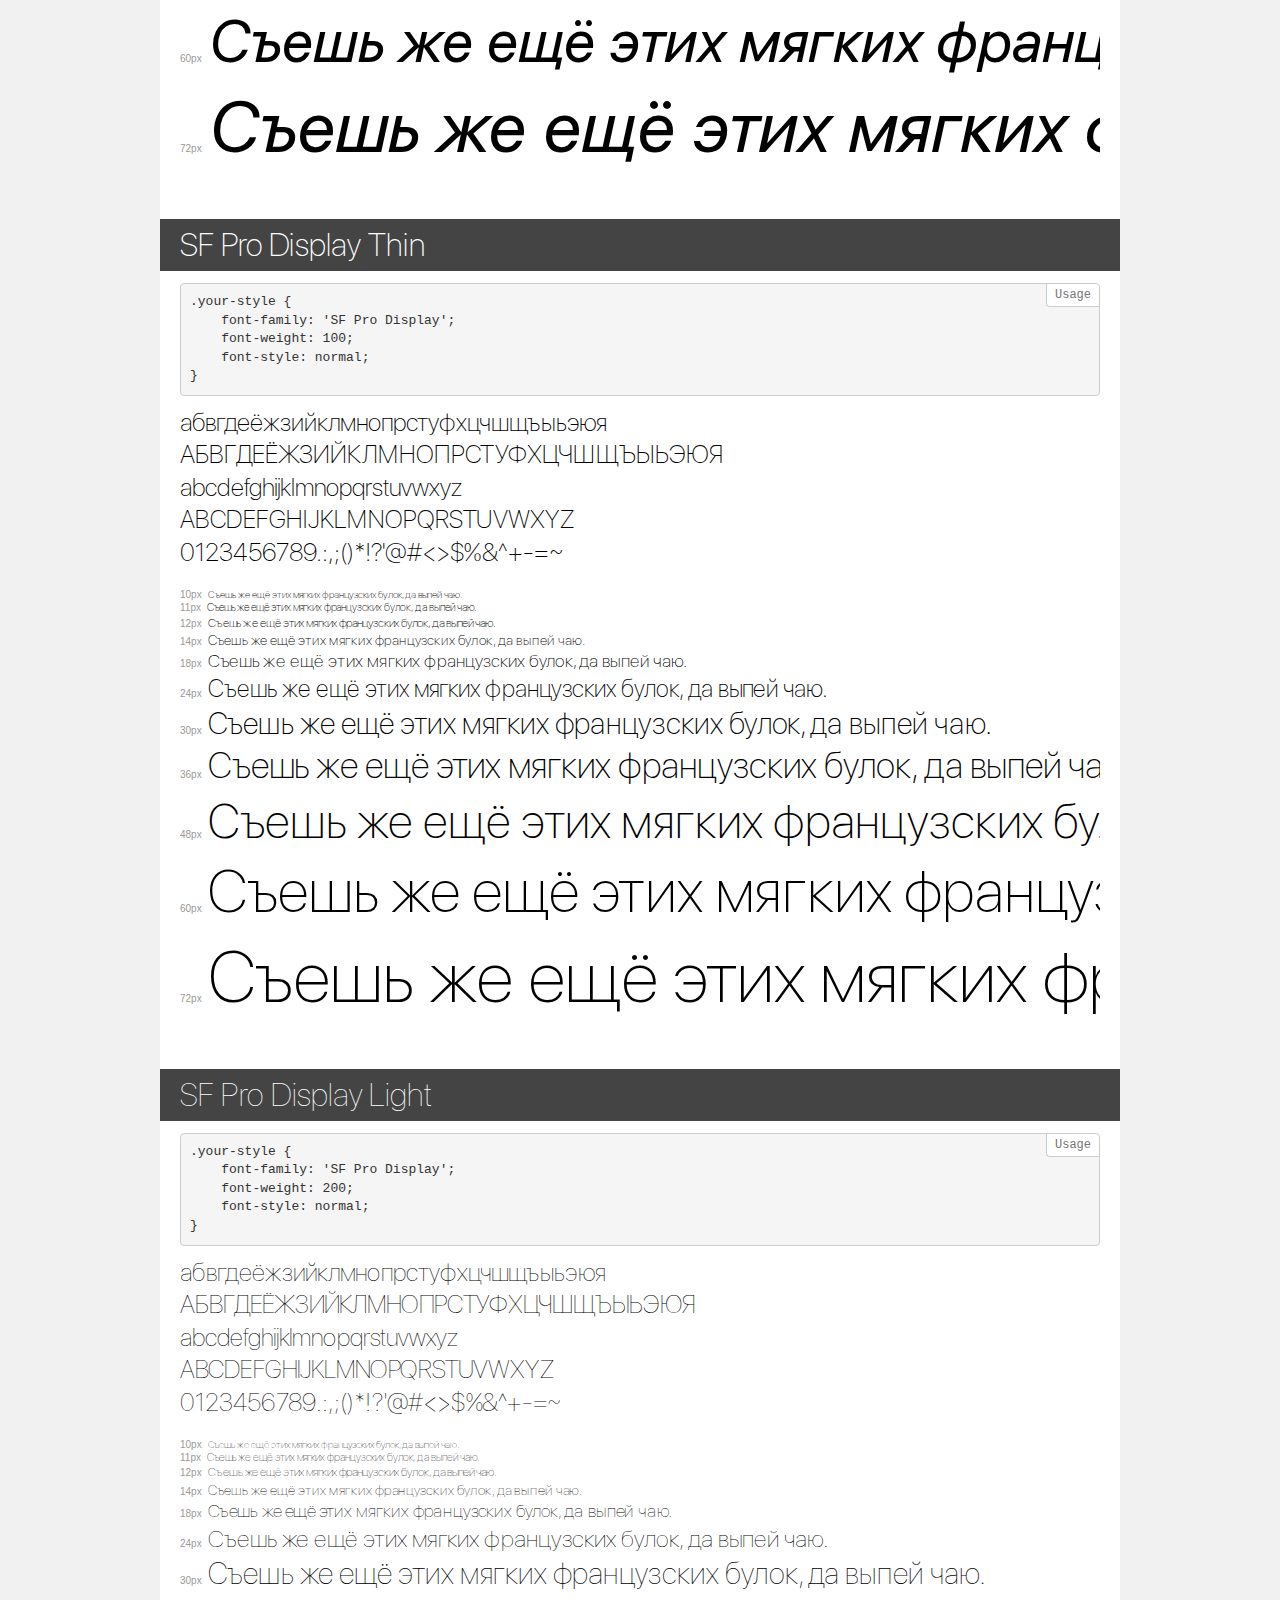
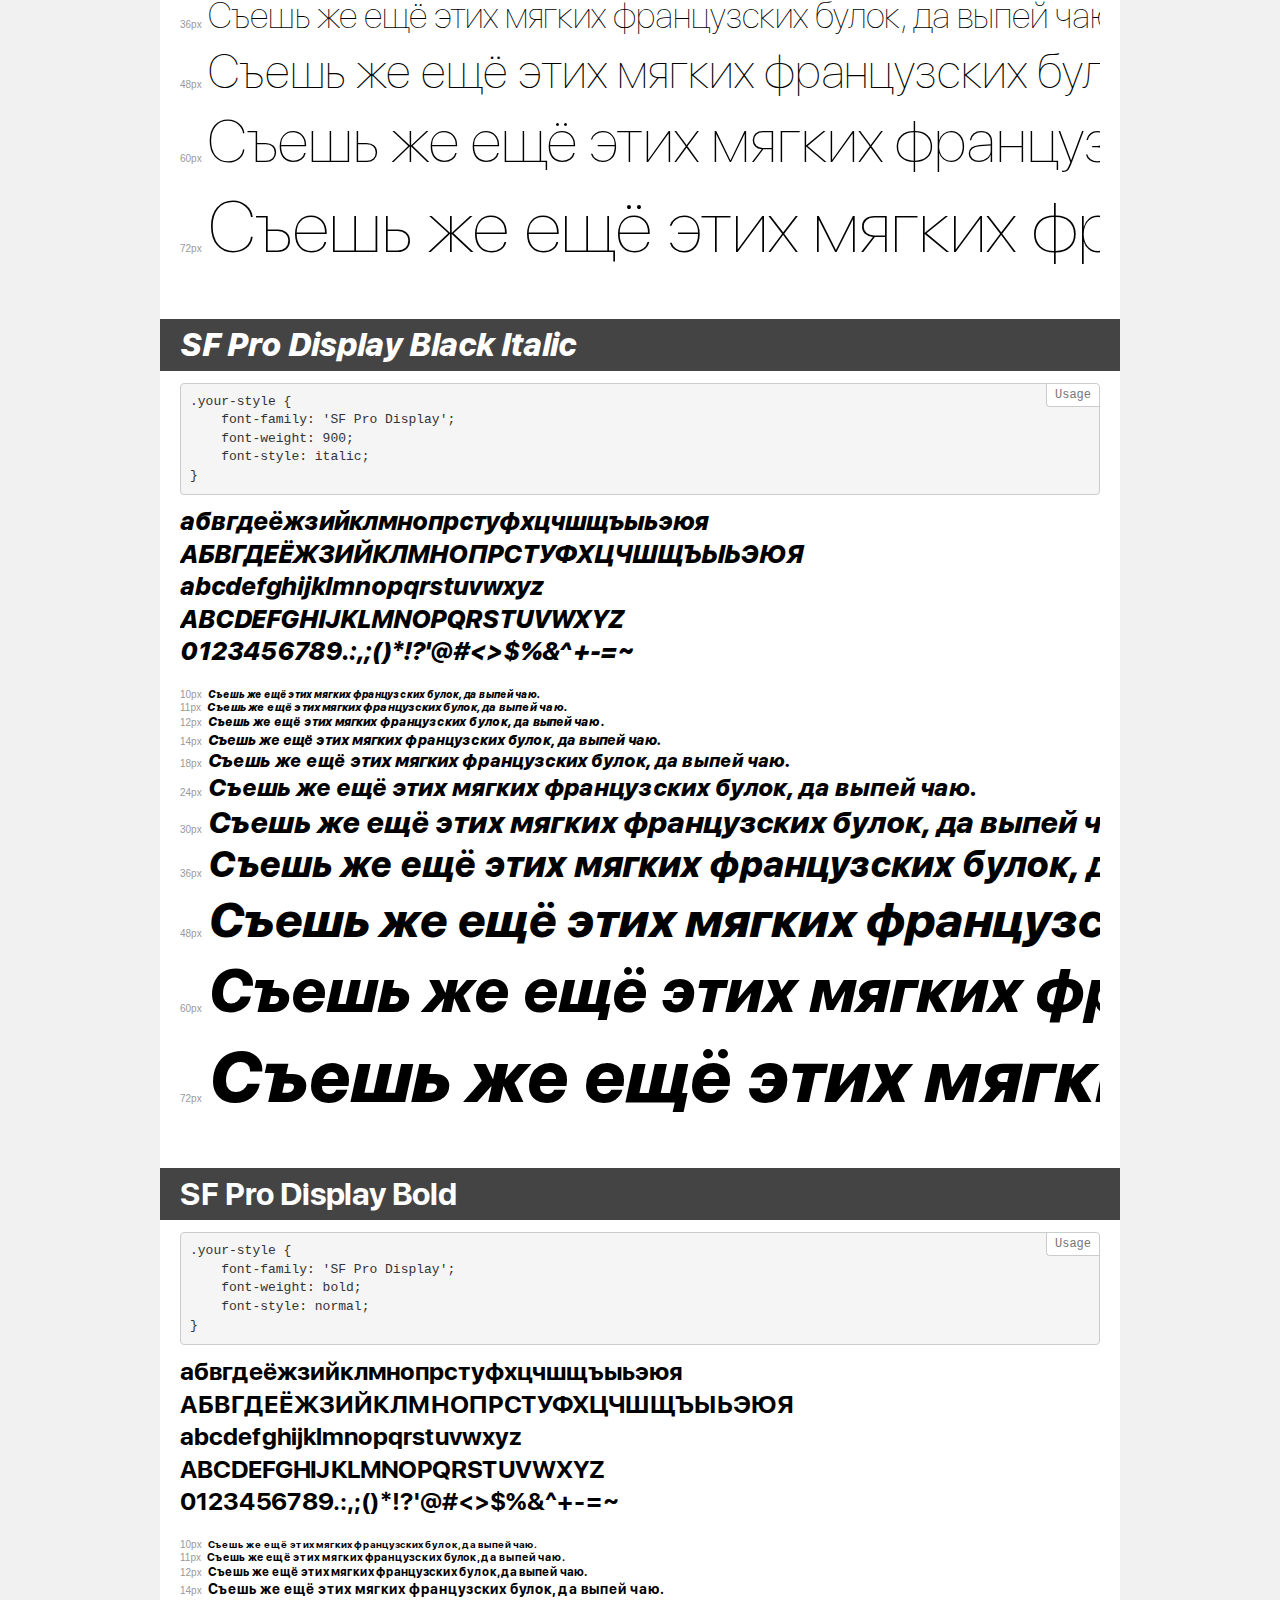
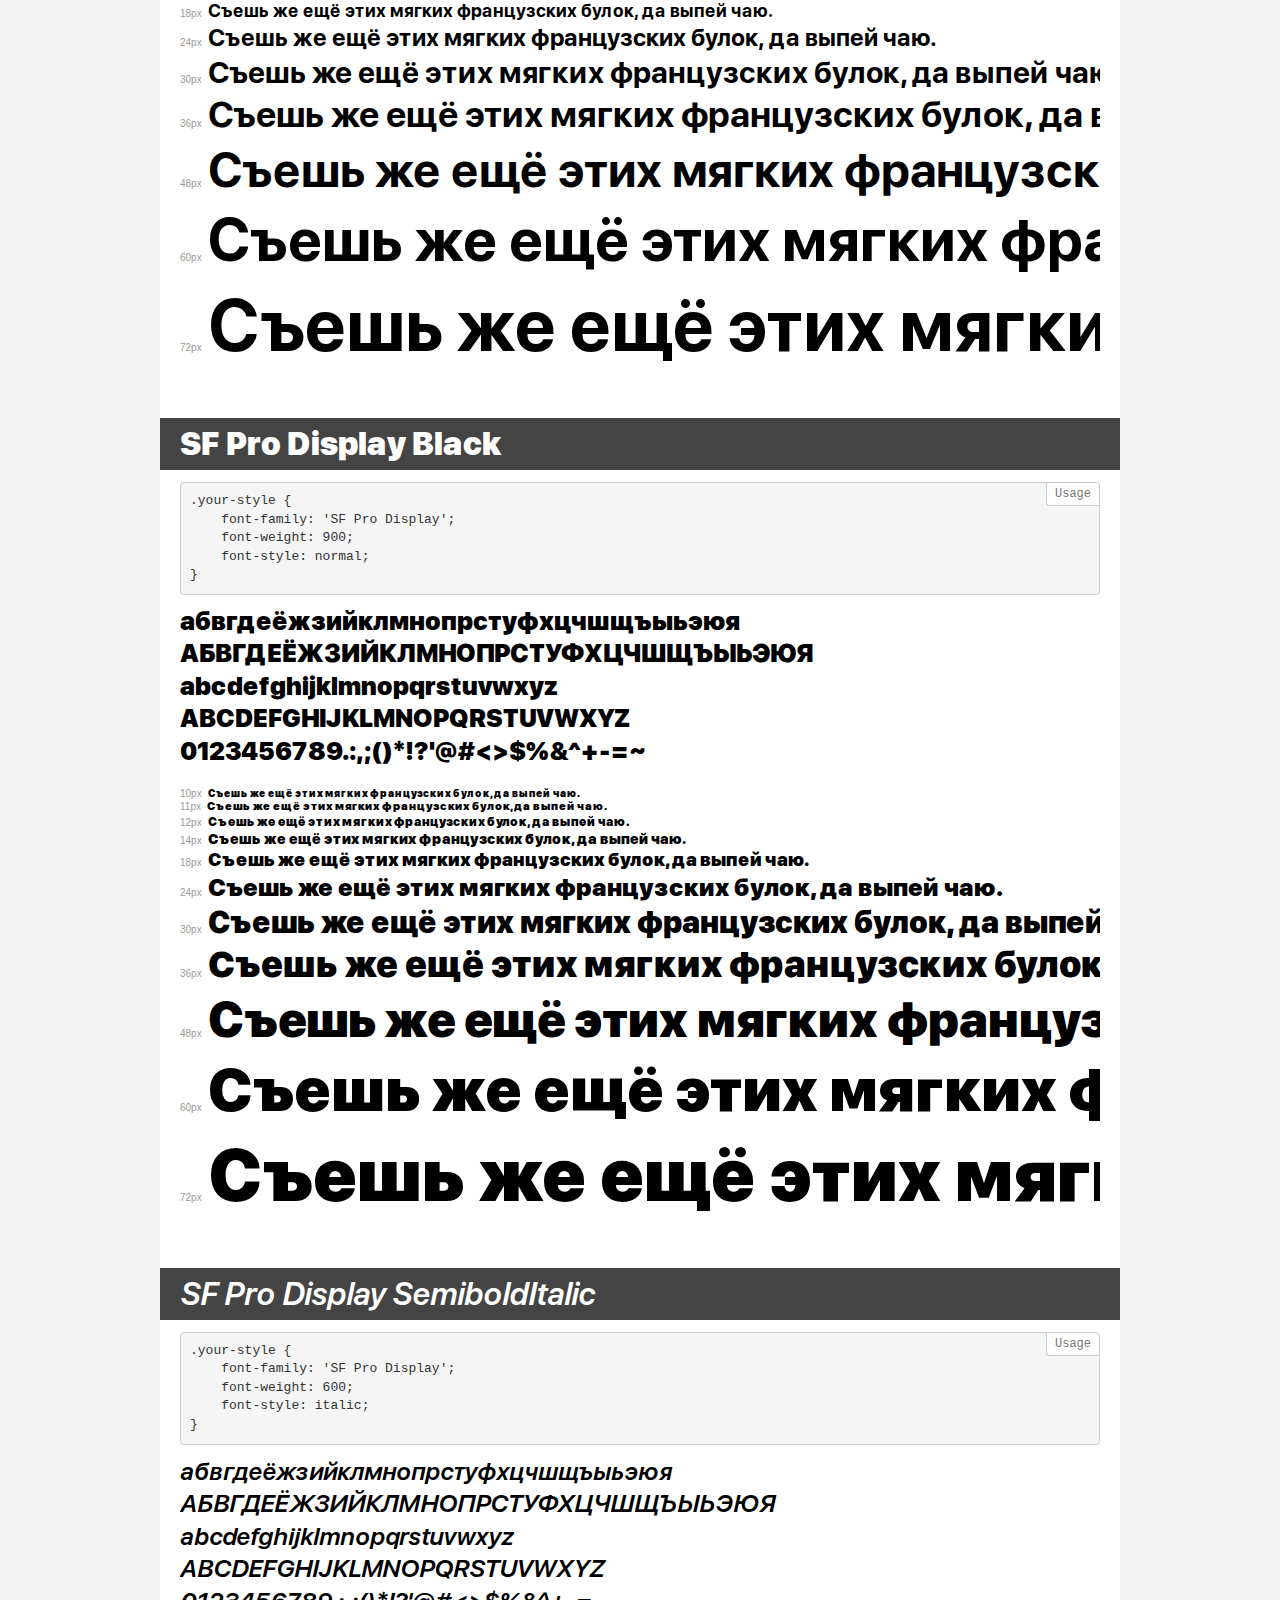
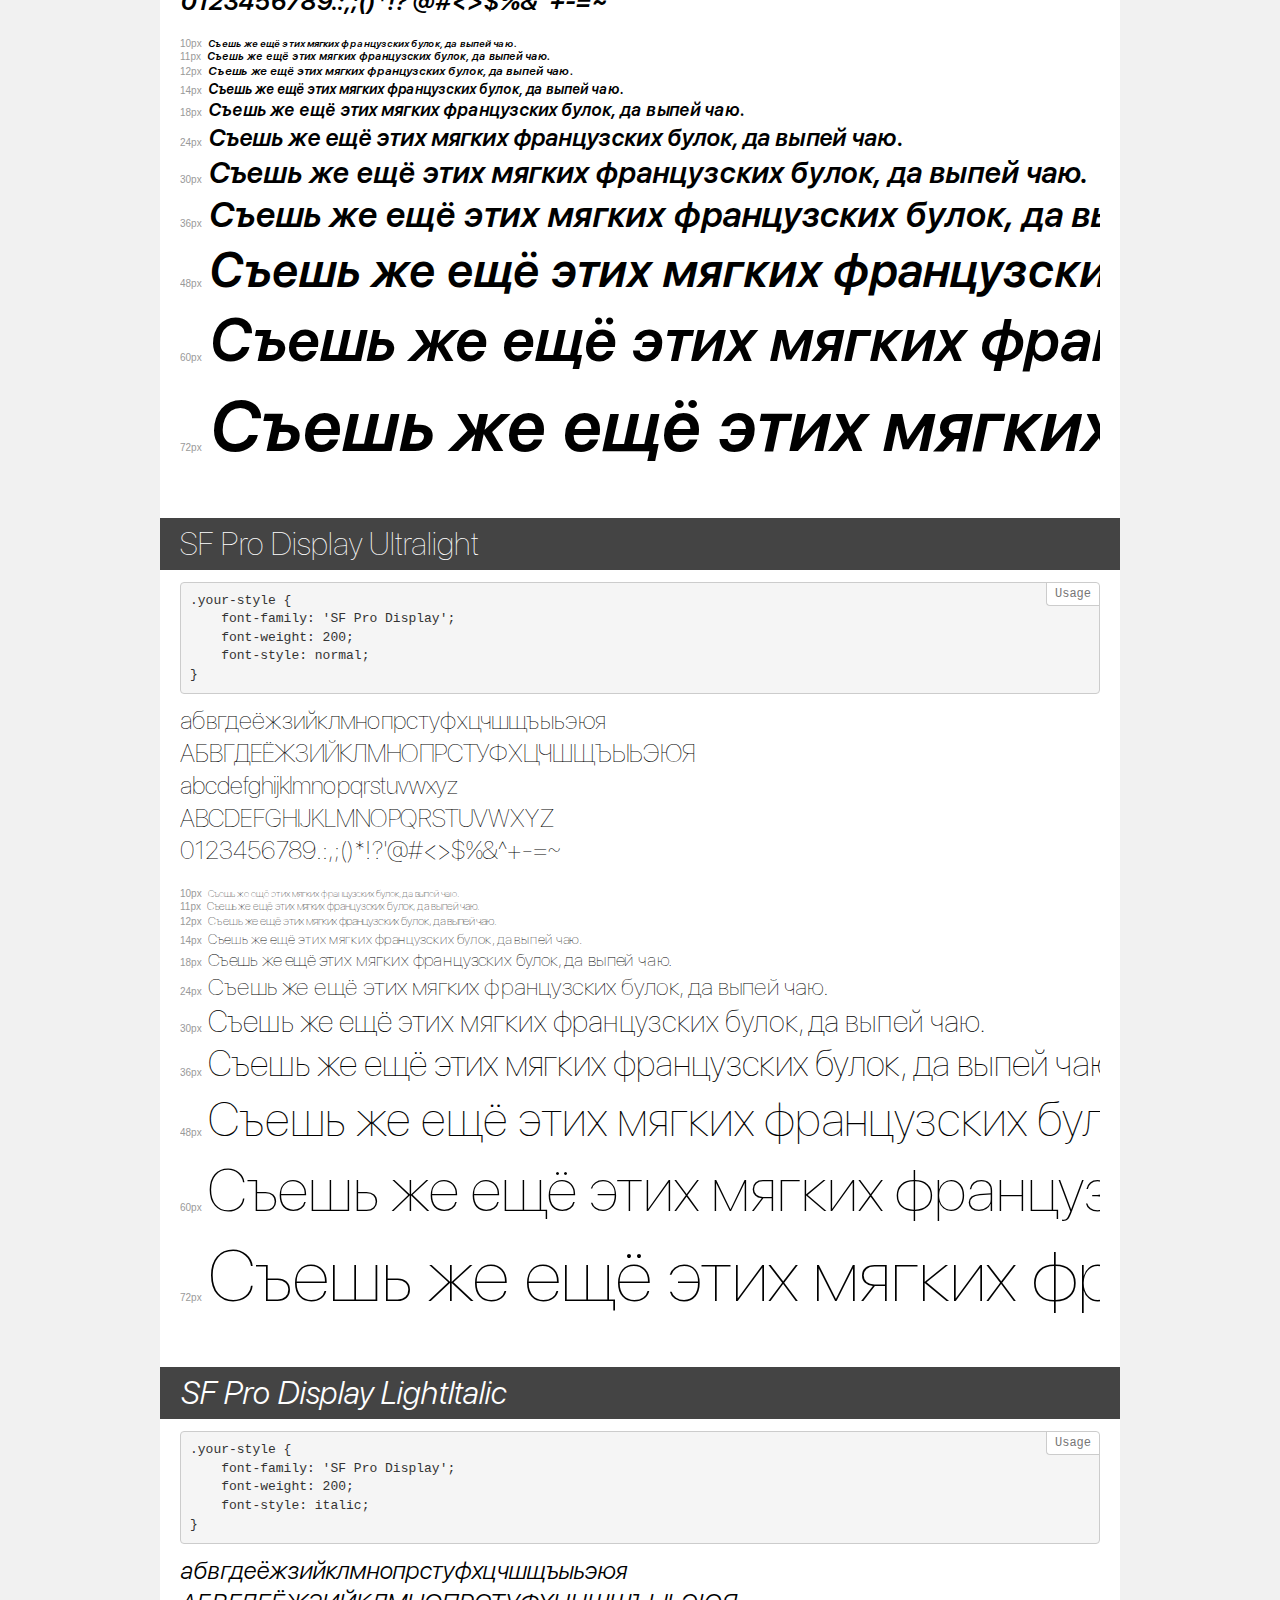
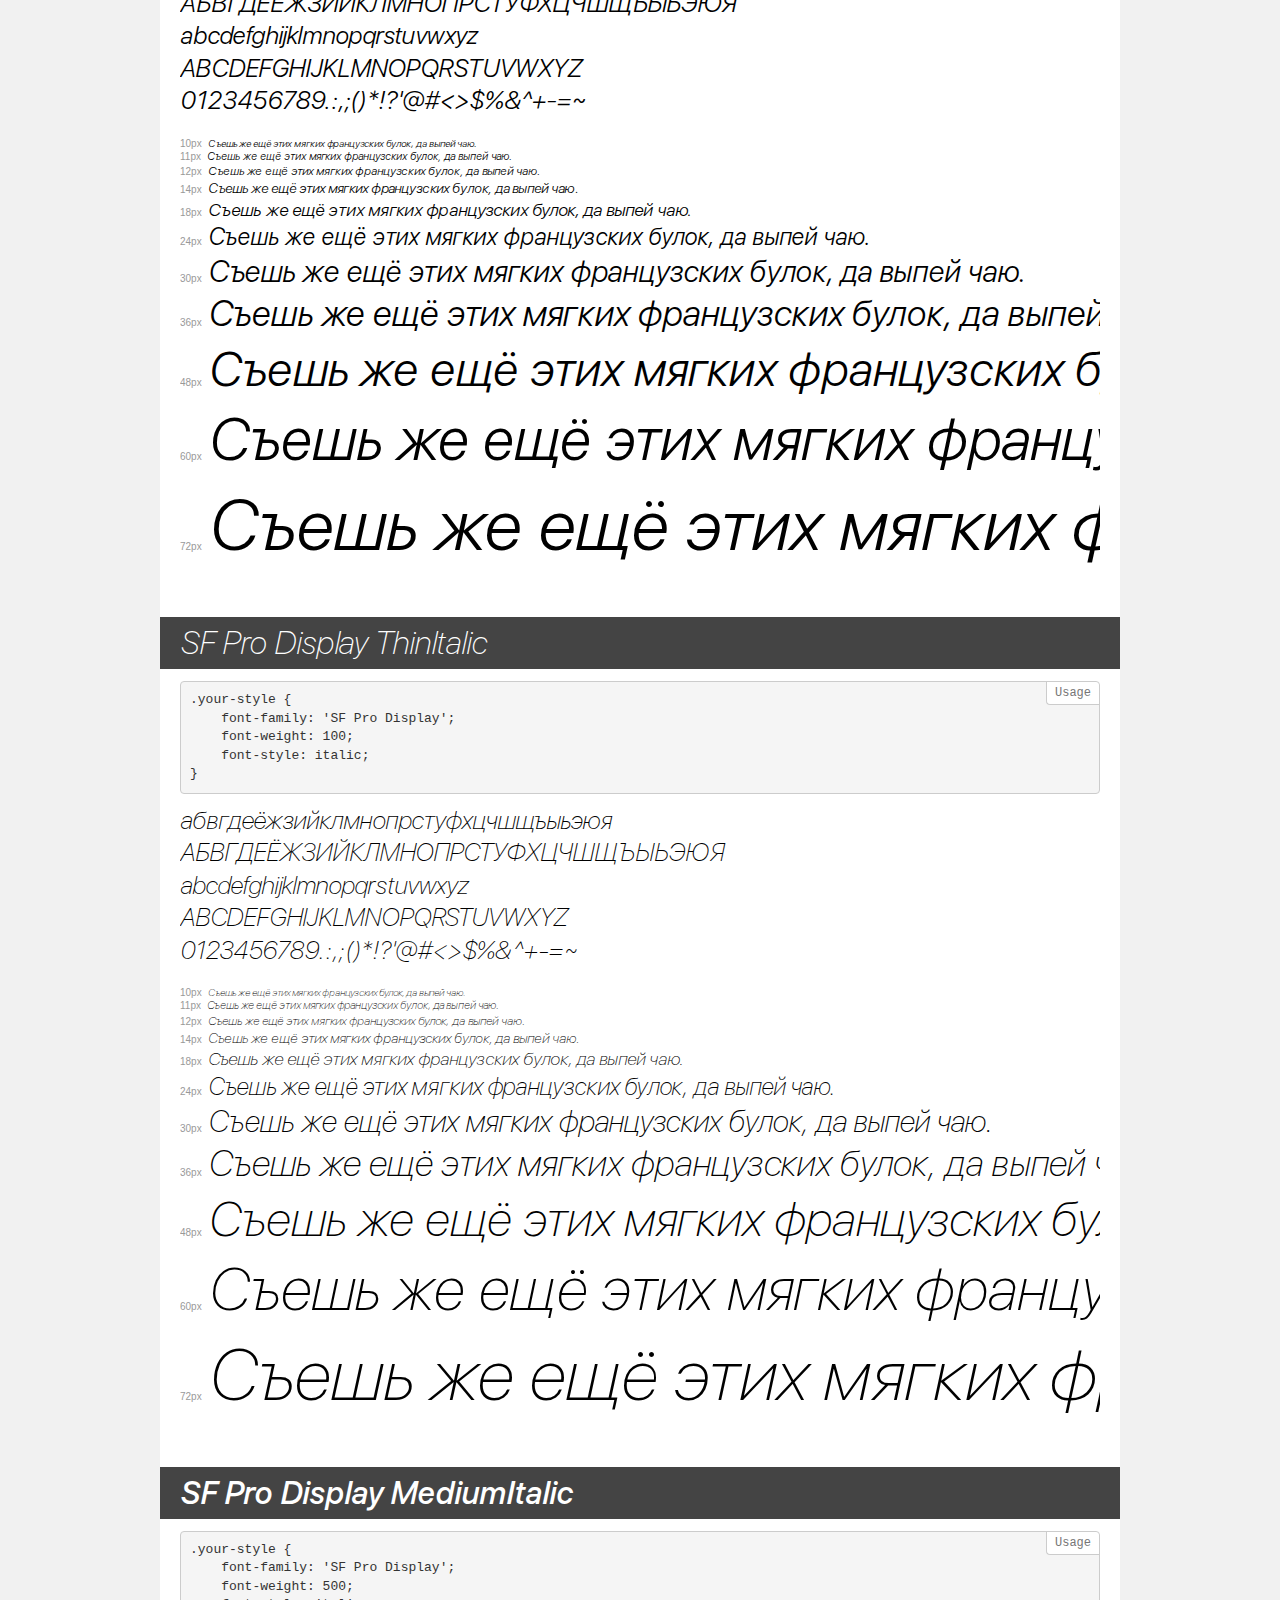
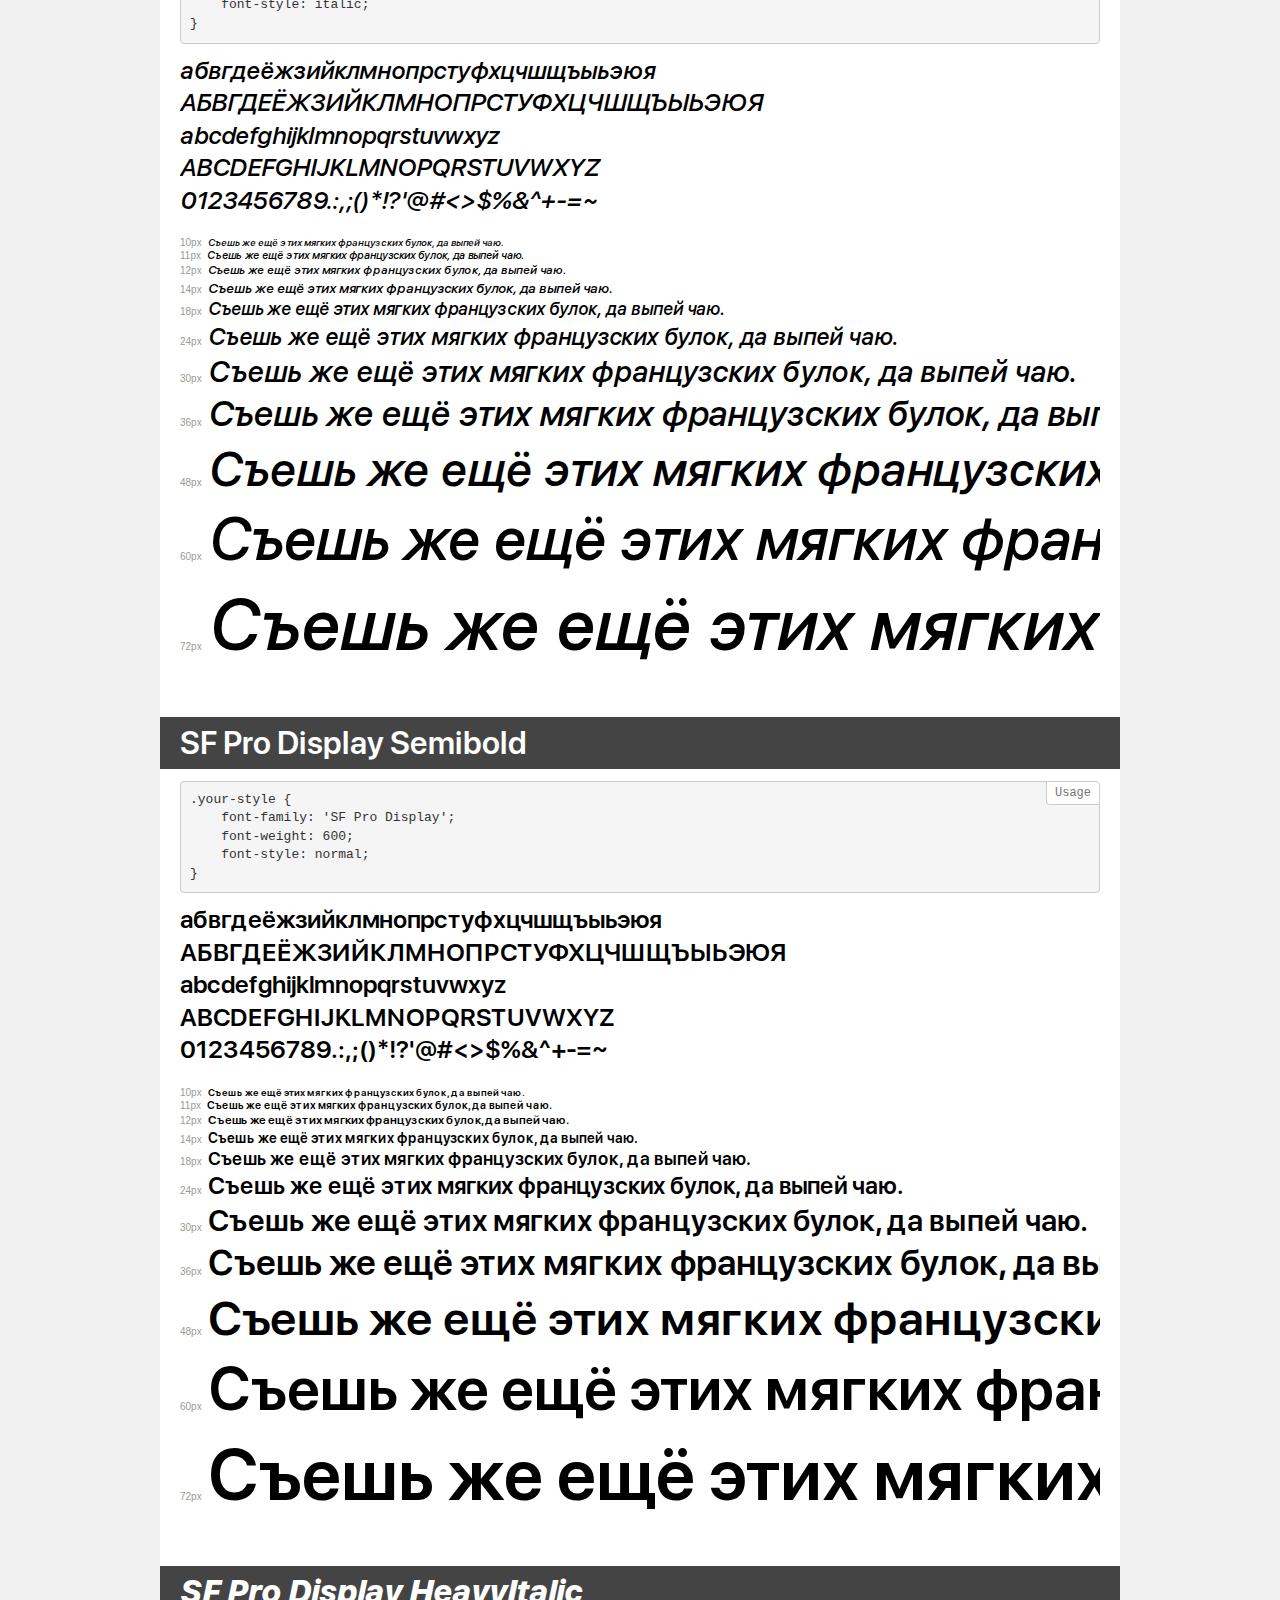
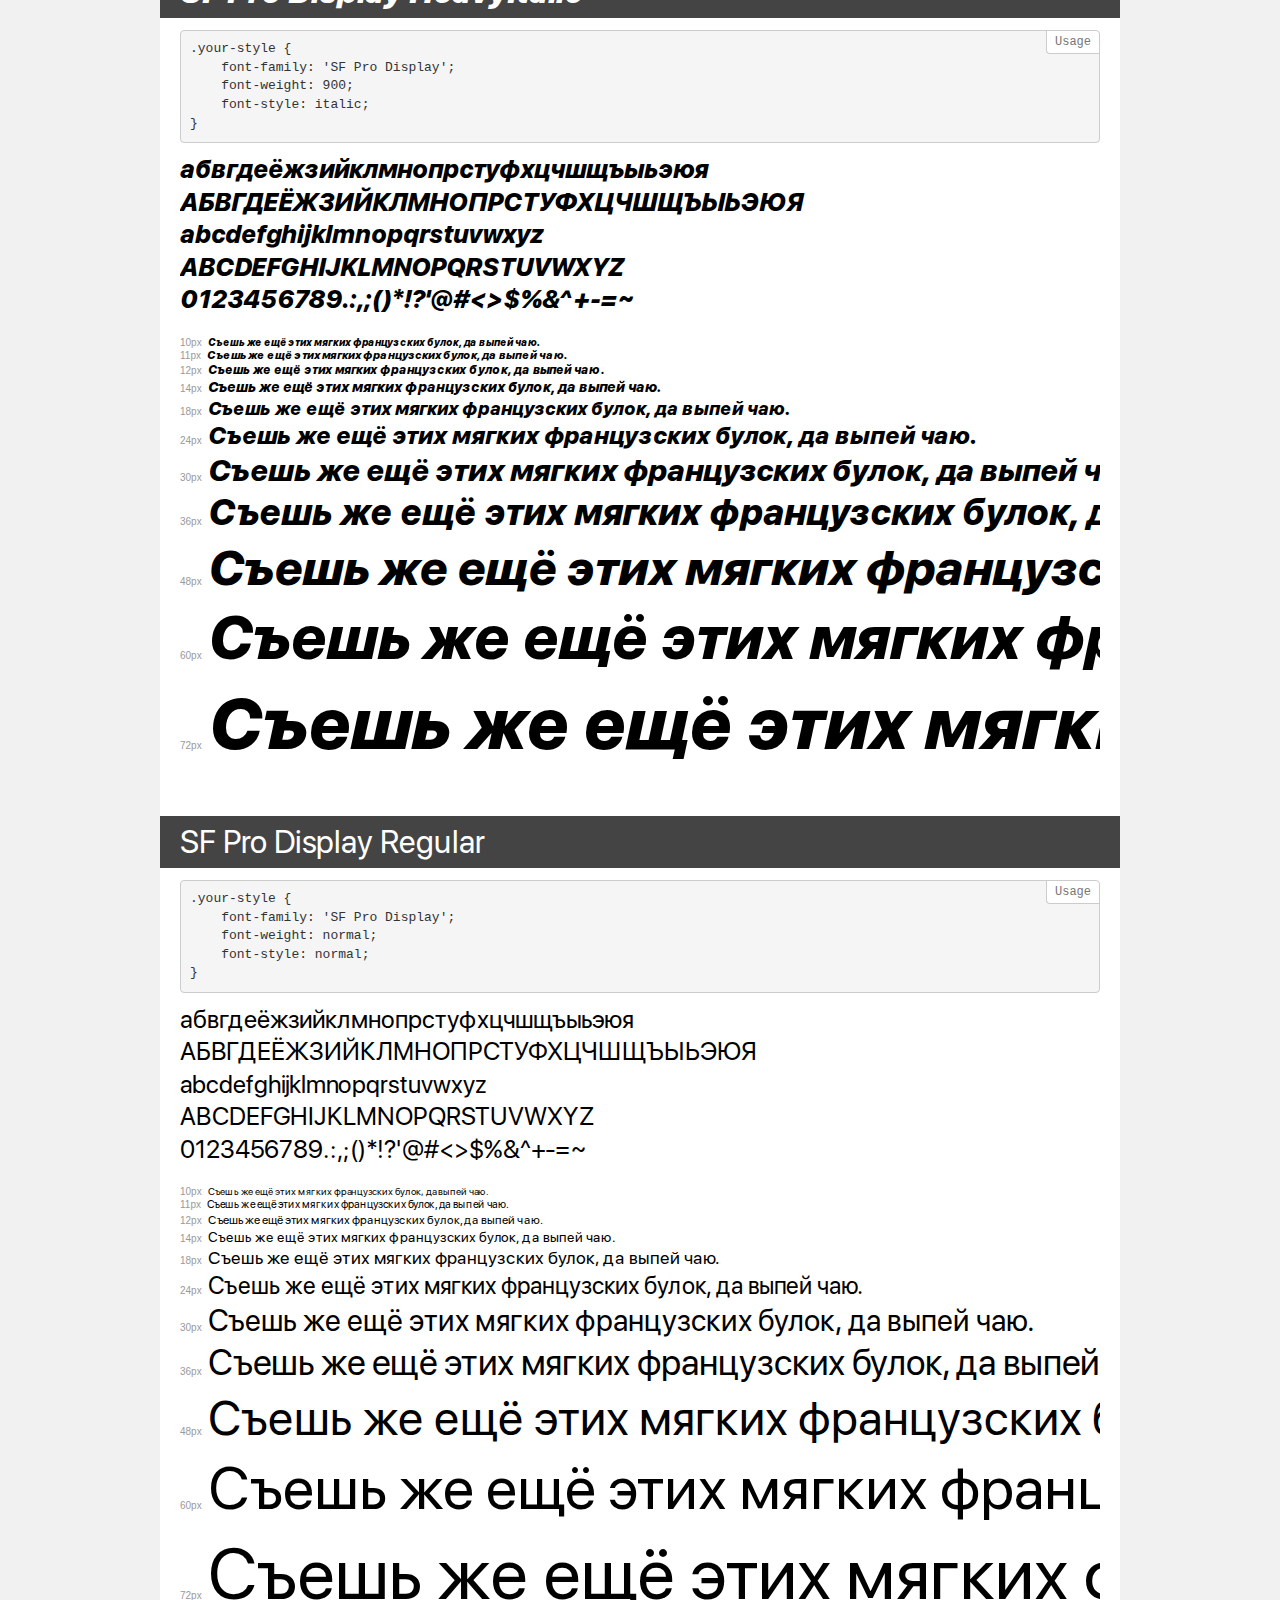
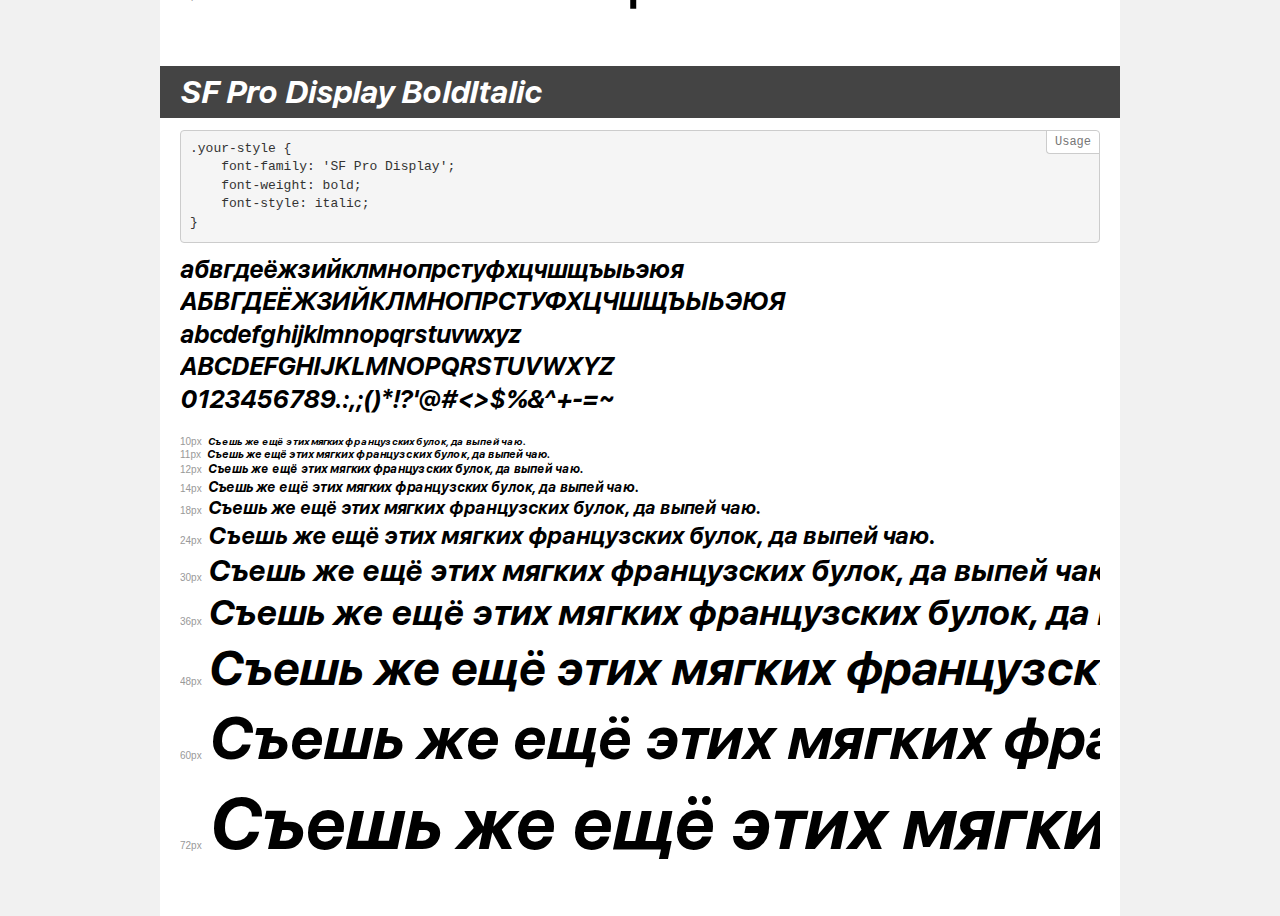
<file: fonts/SF Pro Display/demo.html>
<!DOCTYPE html>
<html>
<head>
    <meta charset="utf-8">
    <meta http-equiv="X-UA-Compatible" content="IE=edge">
    <meta name="viewport" content="width=device-width, initial-scale=1">
    <meta name="robots" content="noindex, noarchive">
    <meta name="format-detection" content="telephone=no">
    <title>Transfonter demo</title>
    <link href="stylesheet.css" rel="stylesheet">
    <style>
        /*
        http://meyerweb.com/eric/tools/css/reset/
        v2.0 | 20110126
        License: none (public domain)
        */
        html, body, div, span, applet, object, iframe,
        h1, h2, h3, h4, h5, h6, p, blockquote, pre,
        a, abbr, acronym, address, big, cite, code,
        del, dfn, em, img, ins, kbd, q, s, samp,
        small, strike, strong, sub, sup, tt, var,
        b, u, i, center,
        dl, dt, dd, ol, ul, li,
        fieldset, form, label, legend,
        table, caption, tbody, tfoot, thead, tr, th, td,
        article, aside, canvas, details, embed,
        figure, figcaption, footer, header, hgroup,
        menu, nav, output, ruby, section, summary,
        time, mark, audio, video {
            margin: 0;
            padding: 0;
            border: 0;
            font-size: 100%;
            font: inherit;
            vertical-align: baseline;
        }
        /* HTML5 display-role reset for older browsers */
        article, aside, details, figcaption, figure,
        footer, header, hgroup, menu, nav, section {
            display: block;
        }
        body {
            line-height: 1;
        }
        ol, ul {
            list-style: none;
        }
        blockquote, q {
            quotes: none;
        }
        blockquote:before, blockquote:after,
        q:before, q:after {
            content: '';
            content: none;
        }
        table {
            border-collapse: collapse;
            border-spacing: 0;
        }
        /* common styles */
        body {
            background: #f1f1f1;
            color: #000;
        }
        .page {
            background: #fff;
            width: 920px;
            margin: 0 auto;
            padding: 20px 20px 0 20px;
            overflow: hidden;
        }
        .font-container {
            overflow-x: auto;
            overflow-y: hidden;
            margin-bottom: 40px;
            line-height: 1.3;
            white-space: nowrap;
            padding-bottom: 5px;
        }
        h1 {
            position: relative;
            background: #444;
            font-size: 32px;
            color: #fff;
            padding: 10px 20px;
            margin: 0 -20px 12px -20px;
        }
        .letters {
            font-size: 25px;
            margin-bottom: 20px;
        }
        .s10:before {
            content: '10px';
        }
        .s11:before {
            content: '11px';
        }
        .s12:before {
            content: '12px';
        }
        .s14:before {
            content: '14px';
        }
        .s18:before {
            content: '18px';
        }
        .s24:before {
            content: '24px';
        }
        .s30:before {
            content: '30px';
        }
        .s36:before {
            content: '36px';
        }
        .s48:before {
            content: '48px';
        }
        .s60:before {
            content: '60px';
        }
        .s72:before {
            content: '72px';
        }
        .s10:before, .s11:before, .s12:before, .s14:before,
        .s18:before, .s24:before, .s30:before, .s36:before,
        .s48:before, .s60:before, .s72:before {
            font-family: Arial, sans-serif;
            font-size: 10px;
            font-weight: normal;
            font-style: normal;
            color: #999;
            padding-right: 6px;
        }
        pre {
            display: block;
            position: relative;
            padding: 9px;
            margin: 0 0 10px;
            font-family: Monaco, Menlo, Consolas, "Courier New", monospace !important;
            font-size: 13px;
            line-height: 1.428571429;
            color: #333;
            font-weight: normal !important;
            font-style: normal !important;
            background-color: #f5f5f5;
            border: 1px solid #ccc;
            overflow-x: auto;
            border-radius: 4px;
        }
        pre:after {
            display: block;
            position: absolute;
            right: 0;
            top: 0;
            content: 'Usage';
            line-height: 1;
            padding: 5px 8px;
            font-size: 12px;
            color: #767676;
            background-color: #fff;
            border: 1px solid #ccc;
            border-right: none;
            border-top: none;
            border-radius: 0 4px 0 4px;
            z-index: 10;
        }
        /* responsive */
        @media (max-width: 959px) {
            .page {
                width: auto;
                margin: 0;
            }
        }
    </style>
</head>
<body>
<div class="page">
    <div class="demo" style="font-family: 'SF Pro Display'; font-weight: 500; font-style: normal;">
        <h1>SF Pro Display Medium</h1>
        <pre>.your-style {
    font-family: 'SF Pro Display';
    font-weight: 500;
    font-style: normal;
}</pre>
        <div class="font-container">
            <p class="letters">
                абвгдеёжзийклмнопрстуфхцчшщъыьэюя<br>
АБВГДЕЁЖЗИЙКЛМНОПРСТУФХЦЧШЩЪЫЬЭЮЯ<br>
abcdefghijklmnopqrstuvwxyz<br>
ABCDEFGHIJKLMNOPQRSTUVWXYZ<br>
                0123456789.:,;()*!?'@#<>$%&^+-=~
            </p>
            <p class="s10" style="font-size: 10px;">Съешь же ещё этих мягких французских булок, да выпей чаю.</p>
            <p class="s11" style="font-size: 11px;">Съешь же ещё этих мягких французских булок, да выпей чаю.</p>
            <p class="s12" style="font-size: 12px;">Съешь же ещё этих мягких французских булок, да выпей чаю.</p>
            <p class="s14" style="font-size: 14px;">Съешь же ещё этих мягких французских булок, да выпей чаю.</p>
            <p class="s18" style="font-size: 18px;">Съешь же ещё этих мягких французских булок, да выпей чаю.</p>
            <p class="s24" style="font-size: 24px;">Съешь же ещё этих мягких французских булок, да выпей чаю.</p>
            <p class="s30" style="font-size: 30px;">Съешь же ещё этих мягких французских булок, да выпей чаю.</p>
            <p class="s36" style="font-size: 36px;">Съешь же ещё этих мягких французских булок, да выпей чаю.</p>
            <p class="s48" style="font-size: 48px;">Съешь же ещё этих мягких французских булок, да выпей чаю.</p>
            <p class="s60" style="font-size: 60px;">Съешь же ещё этих мягких французских булок, да выпей чаю.</p>
            <p class="s72" style="font-size: 72px;">Съешь же ещё этих мягких французских булок, да выпей чаю.</p>
        </div>
    </div>
    <div class="demo" style="font-family: 'SF Pro Display'; font-weight: 900; font-style: normal;">
        <h1>SF Pro Display Heavy</h1>
        <pre>.your-style {
    font-family: 'SF Pro Display';
    font-weight: 900;
    font-style: normal;
}</pre>
        <div class="font-container">
            <p class="letters">
                абвгдеёжзийклмнопрстуфхцчшщъыьэюя<br>
АБВГДЕЁЖЗИЙКЛМНОПРСТУФХЦЧШЩЪЫЬЭЮЯ<br>
abcdefghijklmnopqrstuvwxyz<br>
ABCDEFGHIJKLMNOPQRSTUVWXYZ<br>
                0123456789.:,;()*!?'@#<>$%&^+-=~
            </p>
            <p class="s10" style="font-size: 10px;">Съешь же ещё этих мягких французских булок, да выпей чаю.</p>
            <p class="s11" style="font-size: 11px;">Съешь же ещё этих мягких французских булок, да выпей чаю.</p>
            <p class="s12" style="font-size: 12px;">Съешь же ещё этих мягких французских булок, да выпей чаю.</p>
            <p class="s14" style="font-size: 14px;">Съешь же ещё этих мягких французских булок, да выпей чаю.</p>
            <p class="s18" style="font-size: 18px;">Съешь же ещё этих мягких французских булок, да выпей чаю.</p>
            <p class="s24" style="font-size: 24px;">Съешь же ещё этих мягких французских булок, да выпей чаю.</p>
            <p class="s30" style="font-size: 30px;">Съешь же ещё этих мягких французских булок, да выпей чаю.</p>
            <p class="s36" style="font-size: 36px;">Съешь же ещё этих мягких французских булок, да выпей чаю.</p>
            <p class="s48" style="font-size: 48px;">Съешь же ещё этих мягких французских булок, да выпей чаю.</p>
            <p class="s60" style="font-size: 60px;">Съешь же ещё этих мягких французских булок, да выпей чаю.</p>
            <p class="s72" style="font-size: 72px;">Съешь же ещё этих мягких французских булок, да выпей чаю.</p>
        </div>
    </div>
    <div class="demo" style="font-family: 'SF Pro Display'; font-weight: 200; font-style: italic;">
        <h1>SF Pro Display UltralightItalic</h1>
        <pre>.your-style {
    font-family: 'SF Pro Display';
    font-weight: 200;
    font-style: italic;
}</pre>
        <div class="font-container">
            <p class="letters">
                абвгдеёжзийклмнопрстуфхцчшщъыьэюя<br>
АБВГДЕЁЖЗИЙКЛМНОПРСТУФХЦЧШЩЪЫЬЭЮЯ<br>
abcdefghijklmnopqrstuvwxyz<br>
ABCDEFGHIJKLMNOPQRSTUVWXYZ<br>
                0123456789.:,;()*!?'@#<>$%&^+-=~
            </p>
            <p class="s10" style="font-size: 10px;">Съешь же ещё этих мягких французских булок, да выпей чаю.</p>
            <p class="s11" style="font-size: 11px;">Съешь же ещё этих мягких французских булок, да выпей чаю.</p>
            <p class="s12" style="font-size: 12px;">Съешь же ещё этих мягких французских булок, да выпей чаю.</p>
            <p class="s14" style="font-size: 14px;">Съешь же ещё этих мягких французских булок, да выпей чаю.</p>
            <p class="s18" style="font-size: 18px;">Съешь же ещё этих мягких французских булок, да выпей чаю.</p>
            <p class="s24" style="font-size: 24px;">Съешь же ещё этих мягких французских булок, да выпей чаю.</p>
            <p class="s30" style="font-size: 30px;">Съешь же ещё этих мягких французских булок, да выпей чаю.</p>
            <p class="s36" style="font-size: 36px;">Съешь же ещё этих мягких французских булок, да выпей чаю.</p>
            <p class="s48" style="font-size: 48px;">Съешь же ещё этих мягких французских булок, да выпей чаю.</p>
            <p class="s60" style="font-size: 60px;">Съешь же ещё этих мягких французских булок, да выпей чаю.</p>
            <p class="s72" style="font-size: 72px;">Съешь же ещё этих мягких французских булок, да выпей чаю.</p>
        </div>
    </div>
    <div class="demo" style="font-family: 'SF Pro Display'; font-weight: normal; font-style: italic;">
        <h1>SF Pro Display Regular Italic</h1>
        <pre>.your-style {
    font-family: 'SF Pro Display';
    font-weight: normal;
    font-style: italic;
}</pre>
        <div class="font-container">
            <p class="letters">
                абвгдеёжзийклмнопрстуфхцчшщъыьэюя<br>
АБВГДЕЁЖЗИЙКЛМНОПРСТУФХЦЧШЩЪЫЬЭЮЯ<br>
abcdefghijklmnopqrstuvwxyz<br>
ABCDEFGHIJKLMNOPQRSTUVWXYZ<br>
                0123456789.:,;()*!?'@#<>$%&^+-=~
            </p>
            <p class="s10" style="font-size: 10px;">Съешь же ещё этих мягких французских булок, да выпей чаю.</p>
            <p class="s11" style="font-size: 11px;">Съешь же ещё этих мягких французских булок, да выпей чаю.</p>
            <p class="s12" style="font-size: 12px;">Съешь же ещё этих мягких французских булок, да выпей чаю.</p>
            <p class="s14" style="font-size: 14px;">Съешь же ещё этих мягких французских булок, да выпей чаю.</p>
            <p class="s18" style="font-size: 18px;">Съешь же ещё этих мягких французских булок, да выпей чаю.</p>
            <p class="s24" style="font-size: 24px;">Съешь же ещё этих мягких французских булок, да выпей чаю.</p>
            <p class="s30" style="font-size: 30px;">Съешь же ещё этих мягких французских булок, да выпей чаю.</p>
            <p class="s36" style="font-size: 36px;">Съешь же ещё этих мягких французских булок, да выпей чаю.</p>
            <p class="s48" style="font-size: 48px;">Съешь же ещё этих мягких французских булок, да выпей чаю.</p>
            <p class="s60" style="font-size: 60px;">Съешь же ещё этих мягких французских булок, да выпей чаю.</p>
            <p class="s72" style="font-size: 72px;">Съешь же ещё этих мягких французских булок, да выпей чаю.</p>
        </div>
    </div>
    <div class="demo" style="font-family: 'SF Pro Display'; font-weight: 100; font-style: normal;">
        <h1>SF Pro Display Thin</h1>
        <pre>.your-style {
    font-family: 'SF Pro Display';
    font-weight: 100;
    font-style: normal;
}</pre>
        <div class="font-container">
            <p class="letters">
                абвгдеёжзийклмнопрстуфхцчшщъыьэюя<br>
АБВГДЕЁЖЗИЙКЛМНОПРСТУФХЦЧШЩЪЫЬЭЮЯ<br>
abcdefghijklmnopqrstuvwxyz<br>
ABCDEFGHIJKLMNOPQRSTUVWXYZ<br>
                0123456789.:,;()*!?'@#<>$%&^+-=~
            </p>
            <p class="s10" style="font-size: 10px;">Съешь же ещё этих мягких французских булок, да выпей чаю.</p>
            <p class="s11" style="font-size: 11px;">Съешь же ещё этих мягких французских булок, да выпей чаю.</p>
            <p class="s12" style="font-size: 12px;">Съешь же ещё этих мягких французских булок, да выпей чаю.</p>
            <p class="s14" style="font-size: 14px;">Съешь же ещё этих мягких французских булок, да выпей чаю.</p>
            <p class="s18" style="font-size: 18px;">Съешь же ещё этих мягких французских булок, да выпей чаю.</p>
            <p class="s24" style="font-size: 24px;">Съешь же ещё этих мягких французских булок, да выпей чаю.</p>
            <p class="s30" style="font-size: 30px;">Съешь же ещё этих мягких французских булок, да выпей чаю.</p>
            <p class="s36" style="font-size: 36px;">Съешь же ещё этих мягких французских булок, да выпей чаю.</p>
            <p class="s48" style="font-size: 48px;">Съешь же ещё этих мягких французских булок, да выпей чаю.</p>
            <p class="s60" style="font-size: 60px;">Съешь же ещё этих мягких французских булок, да выпей чаю.</p>
            <p class="s72" style="font-size: 72px;">Съешь же ещё этих мягких французских булок, да выпей чаю.</p>
        </div>
    </div>
    <div class="demo" style="font-family: 'SF Pro Display'; font-weight: 200; font-style: normal;">
        <h1>SF Pro Display Light</h1>
        <pre>.your-style {
    font-family: 'SF Pro Display';
    font-weight: 200;
    font-style: normal;
}</pre>
        <div class="font-container">
            <p class="letters">
                абвгдеёжзийклмнопрстуфхцчшщъыьэюя<br>
АБВГДЕЁЖЗИЙКЛМНОПРСТУФХЦЧШЩЪЫЬЭЮЯ<br>
abcdefghijklmnopqrstuvwxyz<br>
ABCDEFGHIJKLMNOPQRSTUVWXYZ<br>
                0123456789.:,;()*!?'@#<>$%&^+-=~
            </p>
            <p class="s10" style="font-size: 10px;">Съешь же ещё этих мягких французских булок, да выпей чаю.</p>
            <p class="s11" style="font-size: 11px;">Съешь же ещё этих мягких французских булок, да выпей чаю.</p>
            <p class="s12" style="font-size: 12px;">Съешь же ещё этих мягких французских булок, да выпей чаю.</p>
            <p class="s14" style="font-size: 14px;">Съешь же ещё этих мягких французских булок, да выпей чаю.</p>
            <p class="s18" style="font-size: 18px;">Съешь же ещё этих мягких французских булок, да выпей чаю.</p>
            <p class="s24" style="font-size: 24px;">Съешь же ещё этих мягких французских булок, да выпей чаю.</p>
            <p class="s30" style="font-size: 30px;">Съешь же ещё этих мягких французских булок, да выпей чаю.</p>
            <p class="s36" style="font-size: 36px;">Съешь же ещё этих мягких французских булок, да выпей чаю.</p>
            <p class="s48" style="font-size: 48px;">Съешь же ещё этих мягких французских булок, да выпей чаю.</p>
            <p class="s60" style="font-size: 60px;">Съешь же ещё этих мягких французских булок, да выпей чаю.</p>
            <p class="s72" style="font-size: 72px;">Съешь же ещё этих мягких французских булок, да выпей чаю.</p>
        </div>
    </div>
    <div class="demo" style="font-family: 'SF Pro Display'; font-weight: 900; font-style: italic;">
        <h1>SF Pro Display Black Italic</h1>
        <pre>.your-style {
    font-family: 'SF Pro Display';
    font-weight: 900;
    font-style: italic;
}</pre>
        <div class="font-container">
            <p class="letters">
                абвгдеёжзийклмнопрстуфхцчшщъыьэюя<br>
АБВГДЕЁЖЗИЙКЛМНОПРСТУФХЦЧШЩЪЫЬЭЮЯ<br>
abcdefghijklmnopqrstuvwxyz<br>
ABCDEFGHIJKLMNOPQRSTUVWXYZ<br>
                0123456789.:,;()*!?'@#<>$%&^+-=~
            </p>
            <p class="s10" style="font-size: 10px;">Съешь же ещё этих мягких французских булок, да выпей чаю.</p>
            <p class="s11" style="font-size: 11px;">Съешь же ещё этих мягких французских булок, да выпей чаю.</p>
            <p class="s12" style="font-size: 12px;">Съешь же ещё этих мягких французских булок, да выпей чаю.</p>
            <p class="s14" style="font-size: 14px;">Съешь же ещё этих мягких французских булок, да выпей чаю.</p>
            <p class="s18" style="font-size: 18px;">Съешь же ещё этих мягких французских булок, да выпей чаю.</p>
            <p class="s24" style="font-size: 24px;">Съешь же ещё этих мягких французских булок, да выпей чаю.</p>
            <p class="s30" style="font-size: 30px;">Съешь же ещё этих мягких французских булок, да выпей чаю.</p>
            <p class="s36" style="font-size: 36px;">Съешь же ещё этих мягких французских булок, да выпей чаю.</p>
            <p class="s48" style="font-size: 48px;">Съешь же ещё этих мягких французских булок, да выпей чаю.</p>
            <p class="s60" style="font-size: 60px;">Съешь же ещё этих мягких французских булок, да выпей чаю.</p>
            <p class="s72" style="font-size: 72px;">Съешь же ещё этих мягких французских булок, да выпей чаю.</p>
        </div>
    </div>
    <div class="demo" style="font-family: 'SF Pro Display'; font-weight: bold; font-style: normal;">
        <h1>SF Pro Display Bold</h1>
        <pre>.your-style {
    font-family: 'SF Pro Display';
    font-weight: bold;
    font-style: normal;
}</pre>
        <div class="font-container">
            <p class="letters">
                абвгдеёжзийклмнопрстуфхцчшщъыьэюя<br>
АБВГДЕЁЖЗИЙКЛМНОПРСТУФХЦЧШЩЪЫЬЭЮЯ<br>
abcdefghijklmnopqrstuvwxyz<br>
ABCDEFGHIJKLMNOPQRSTUVWXYZ<br>
                0123456789.:,;()*!?'@#<>$%&^+-=~
            </p>
            <p class="s10" style="font-size: 10px;">Съешь же ещё этих мягких французских булок, да выпей чаю.</p>
            <p class="s11" style="font-size: 11px;">Съешь же ещё этих мягких французских булок, да выпей чаю.</p>
            <p class="s12" style="font-size: 12px;">Съешь же ещё этих мягких французских булок, да выпей чаю.</p>
            <p class="s14" style="font-size: 14px;">Съешь же ещё этих мягких французских булок, да выпей чаю.</p>
            <p class="s18" style="font-size: 18px;">Съешь же ещё этих мягких французских булок, да выпей чаю.</p>
            <p class="s24" style="font-size: 24px;">Съешь же ещё этих мягких французских булок, да выпей чаю.</p>
            <p class="s30" style="font-size: 30px;">Съешь же ещё этих мягких французских булок, да выпей чаю.</p>
            <p class="s36" style="font-size: 36px;">Съешь же ещё этих мягких французских булок, да выпей чаю.</p>
            <p class="s48" style="font-size: 48px;">Съешь же ещё этих мягких французских булок, да выпей чаю.</p>
            <p class="s60" style="font-size: 60px;">Съешь же ещё этих мягких французских булок, да выпей чаю.</p>
            <p class="s72" style="font-size: 72px;">Съешь же ещё этих мягких французских булок, да выпей чаю.</p>
        </div>
    </div>
    <div class="demo" style="font-family: 'SF Pro Display'; font-weight: 900; font-style: normal;">
        <h1>SF Pro Display Black</h1>
        <pre>.your-style {
    font-family: 'SF Pro Display';
    font-weight: 900;
    font-style: normal;
}</pre>
        <div class="font-container">
            <p class="letters">
                абвгдеёжзийклмнопрстуфхцчшщъыьэюя<br>
АБВГДЕЁЖЗИЙКЛМНОПРСТУФХЦЧШЩЪЫЬЭЮЯ<br>
abcdefghijklmnopqrstuvwxyz<br>
ABCDEFGHIJKLMNOPQRSTUVWXYZ<br>
                0123456789.:,;()*!?'@#<>$%&^+-=~
            </p>
            <p class="s10" style="font-size: 10px;">Съешь же ещё этих мягких французских булок, да выпей чаю.</p>
            <p class="s11" style="font-size: 11px;">Съешь же ещё этих мягких французских булок, да выпей чаю.</p>
            <p class="s12" style="font-size: 12px;">Съешь же ещё этих мягких французских булок, да выпей чаю.</p>
            <p class="s14" style="font-size: 14px;">Съешь же ещё этих мягких французских булок, да выпей чаю.</p>
            <p class="s18" style="font-size: 18px;">Съешь же ещё этих мягких французских булок, да выпей чаю.</p>
            <p class="s24" style="font-size: 24px;">Съешь же ещё этих мягких французских булок, да выпей чаю.</p>
            <p class="s30" style="font-size: 30px;">Съешь же ещё этих мягких французских булок, да выпей чаю.</p>
            <p class="s36" style="font-size: 36px;">Съешь же ещё этих мягких французских булок, да выпей чаю.</p>
            <p class="s48" style="font-size: 48px;">Съешь же ещё этих мягких французских булок, да выпей чаю.</p>
            <p class="s60" style="font-size: 60px;">Съешь же ещё этих мягких французских булок, да выпей чаю.</p>
            <p class="s72" style="font-size: 72px;">Съешь же ещё этих мягких французских булок, да выпей чаю.</p>
        </div>
    </div>
    <div class="demo" style="font-family: 'SF Pro Display'; font-weight: 600; font-style: italic;">
        <h1>SF Pro Display SemiboldItalic</h1>
        <pre>.your-style {
    font-family: 'SF Pro Display';
    font-weight: 600;
    font-style: italic;
}</pre>
        <div class="font-container">
            <p class="letters">
                абвгдеёжзийклмнопрстуфхцчшщъыьэюя<br>
АБВГДЕЁЖЗИЙКЛМНОПРСТУФХЦЧШЩЪЫЬЭЮЯ<br>
abcdefghijklmnopqrstuvwxyz<br>
ABCDEFGHIJKLMNOPQRSTUVWXYZ<br>
                0123456789.:,;()*!?'@#<>$%&^+-=~
            </p>
            <p class="s10" style="font-size: 10px;">Съешь же ещё этих мягких французских булок, да выпей чаю.</p>
            <p class="s11" style="font-size: 11px;">Съешь же ещё этих мягких французских булок, да выпей чаю.</p>
            <p class="s12" style="font-size: 12px;">Съешь же ещё этих мягких французских булок, да выпей чаю.</p>
            <p class="s14" style="font-size: 14px;">Съешь же ещё этих мягких французских булок, да выпей чаю.</p>
            <p class="s18" style="font-size: 18px;">Съешь же ещё этих мягких французских булок, да выпей чаю.</p>
            <p class="s24" style="font-size: 24px;">Съешь же ещё этих мягких французских булок, да выпей чаю.</p>
            <p class="s30" style="font-size: 30px;">Съешь же ещё этих мягких французских булок, да выпей чаю.</p>
            <p class="s36" style="font-size: 36px;">Съешь же ещё этих мягких французских булок, да выпей чаю.</p>
            <p class="s48" style="font-size: 48px;">Съешь же ещё этих мягких французских булок, да выпей чаю.</p>
            <p class="s60" style="font-size: 60px;">Съешь же ещё этих мягких французских булок, да выпей чаю.</p>
            <p class="s72" style="font-size: 72px;">Съешь же ещё этих мягких французских булок, да выпей чаю.</p>
        </div>
    </div>
    <div class="demo" style="font-family: 'SF Pro Display'; font-weight: 200; font-style: normal;">
        <h1>SF Pro Display Ultralight</h1>
        <pre>.your-style {
    font-family: 'SF Pro Display';
    font-weight: 200;
    font-style: normal;
}</pre>
        <div class="font-container">
            <p class="letters">
                абвгдеёжзийклмнопрстуфхцчшщъыьэюя<br>
АБВГДЕЁЖЗИЙКЛМНОПРСТУФХЦЧШЩЪЫЬЭЮЯ<br>
abcdefghijklmnopqrstuvwxyz<br>
ABCDEFGHIJKLMNOPQRSTUVWXYZ<br>
                0123456789.:,;()*!?'@#<>$%&^+-=~
            </p>
            <p class="s10" style="font-size: 10px;">Съешь же ещё этих мягких французских булок, да выпей чаю.</p>
            <p class="s11" style="font-size: 11px;">Съешь же ещё этих мягких французских булок, да выпей чаю.</p>
            <p class="s12" style="font-size: 12px;">Съешь же ещё этих мягких французских булок, да выпей чаю.</p>
            <p class="s14" style="font-size: 14px;">Съешь же ещё этих мягких французских булок, да выпей чаю.</p>
            <p class="s18" style="font-size: 18px;">Съешь же ещё этих мягких французских булок, да выпей чаю.</p>
            <p class="s24" style="font-size: 24px;">Съешь же ещё этих мягких французских булок, да выпей чаю.</p>
            <p class="s30" style="font-size: 30px;">Съешь же ещё этих мягких французских булок, да выпей чаю.</p>
            <p class="s36" style="font-size: 36px;">Съешь же ещё этих мягких французских булок, да выпей чаю.</p>
            <p class="s48" style="font-size: 48px;">Съешь же ещё этих мягких французских булок, да выпей чаю.</p>
            <p class="s60" style="font-size: 60px;">Съешь же ещё этих мягких французских булок, да выпей чаю.</p>
            <p class="s72" style="font-size: 72px;">Съешь же ещё этих мягких французских булок, да выпей чаю.</p>
        </div>
    </div>
    <div class="demo" style="font-family: 'SF Pro Display'; font-weight: 200; font-style: italic;">
        <h1>SF Pro Display LightItalic</h1>
        <pre>.your-style {
    font-family: 'SF Pro Display';
    font-weight: 200;
    font-style: italic;
}</pre>
        <div class="font-container">
            <p class="letters">
                абвгдеёжзийклмнопрстуфхцчшщъыьэюя<br>
АБВГДЕЁЖЗИЙКЛМНОПРСТУФХЦЧШЩЪЫЬЭЮЯ<br>
abcdefghijklmnopqrstuvwxyz<br>
ABCDEFGHIJKLMNOPQRSTUVWXYZ<br>
                0123456789.:,;()*!?'@#<>$%&^+-=~
            </p>
            <p class="s10" style="font-size: 10px;">Съешь же ещё этих мягких французских булок, да выпей чаю.</p>
            <p class="s11" style="font-size: 11px;">Съешь же ещё этих мягких французских булок, да выпей чаю.</p>
            <p class="s12" style="font-size: 12px;">Съешь же ещё этих мягких французских булок, да выпей чаю.</p>
            <p class="s14" style="font-size: 14px;">Съешь же ещё этих мягких французских булок, да выпей чаю.</p>
            <p class="s18" style="font-size: 18px;">Съешь же ещё этих мягких французских булок, да выпей чаю.</p>
            <p class="s24" style="font-size: 24px;">Съешь же ещё этих мягких французских булок, да выпей чаю.</p>
            <p class="s30" style="font-size: 30px;">Съешь же ещё этих мягких французских булок, да выпей чаю.</p>
            <p class="s36" style="font-size: 36px;">Съешь же ещё этих мягких французских булок, да выпей чаю.</p>
            <p class="s48" style="font-size: 48px;">Съешь же ещё этих мягких французских булок, да выпей чаю.</p>
            <p class="s60" style="font-size: 60px;">Съешь же ещё этих мягких французских булок, да выпей чаю.</p>
            <p class="s72" style="font-size: 72px;">Съешь же ещё этих мягких французских булок, да выпей чаю.</p>
        </div>
    </div>
    <div class="demo" style="font-family: 'SF Pro Display'; font-weight: 100; font-style: italic;">
        <h1>SF Pro Display ThinItalic</h1>
        <pre>.your-style {
    font-family: 'SF Pro Display';
    font-weight: 100;
    font-style: italic;
}</pre>
        <div class="font-container">
            <p class="letters">
                абвгдеёжзийклмнопрстуфхцчшщъыьэюя<br>
АБВГДЕЁЖЗИЙКЛМНОПРСТУФХЦЧШЩЪЫЬЭЮЯ<br>
abcdefghijklmnopqrstuvwxyz<br>
ABCDEFGHIJKLMNOPQRSTUVWXYZ<br>
                0123456789.:,;()*!?'@#<>$%&^+-=~
            </p>
            <p class="s10" style="font-size: 10px;">Съешь же ещё этих мягких французских булок, да выпей чаю.</p>
            <p class="s11" style="font-size: 11px;">Съешь же ещё этих мягких французских булок, да выпей чаю.</p>
            <p class="s12" style="font-size: 12px;">Съешь же ещё этих мягких французских булок, да выпей чаю.</p>
            <p class="s14" style="font-size: 14px;">Съешь же ещё этих мягких французских булок, да выпей чаю.</p>
            <p class="s18" style="font-size: 18px;">Съешь же ещё этих мягких французских булок, да выпей чаю.</p>
            <p class="s24" style="font-size: 24px;">Съешь же ещё этих мягких французских булок, да выпей чаю.</p>
            <p class="s30" style="font-size: 30px;">Съешь же ещё этих мягких французских булок, да выпей чаю.</p>
            <p class="s36" style="font-size: 36px;">Съешь же ещё этих мягких французских булок, да выпей чаю.</p>
            <p class="s48" style="font-size: 48px;">Съешь же ещё этих мягких французских булок, да выпей чаю.</p>
            <p class="s60" style="font-size: 60px;">Съешь же ещё этих мягких французских булок, да выпей чаю.</p>
            <p class="s72" style="font-size: 72px;">Съешь же ещё этих мягких французских булок, да выпей чаю.</p>
        </div>
    </div>
    <div class="demo" style="font-family: 'SF Pro Display'; font-weight: 500; font-style: italic;">
        <h1>SF Pro Display MediumItalic</h1>
        <pre>.your-style {
    font-family: 'SF Pro Display';
    font-weight: 500;
    font-style: italic;
}</pre>
        <div class="font-container">
            <p class="letters">
                абвгдеёжзийклмнопрстуфхцчшщъыьэюя<br>
АБВГДЕЁЖЗИЙКЛМНОПРСТУФХЦЧШЩЪЫЬЭЮЯ<br>
abcdefghijklmnopqrstuvwxyz<br>
ABCDEFGHIJKLMNOPQRSTUVWXYZ<br>
                0123456789.:,;()*!?'@#<>$%&^+-=~
            </p>
            <p class="s10" style="font-size: 10px;">Съешь же ещё этих мягких французских булок, да выпей чаю.</p>
            <p class="s11" style="font-size: 11px;">Съешь же ещё этих мягких французских булок, да выпей чаю.</p>
            <p class="s12" style="font-size: 12px;">Съешь же ещё этих мягких французских булок, да выпей чаю.</p>
            <p class="s14" style="font-size: 14px;">Съешь же ещё этих мягких французских булок, да выпей чаю.</p>
            <p class="s18" style="font-size: 18px;">Съешь же ещё этих мягких французских булок, да выпей чаю.</p>
            <p class="s24" style="font-size: 24px;">Съешь же ещё этих мягких французских булок, да выпей чаю.</p>
            <p class="s30" style="font-size: 30px;">Съешь же ещё этих мягких французских булок, да выпей чаю.</p>
            <p class="s36" style="font-size: 36px;">Съешь же ещё этих мягких французских булок, да выпей чаю.</p>
            <p class="s48" style="font-size: 48px;">Съешь же ещё этих мягких французских булок, да выпей чаю.</p>
            <p class="s60" style="font-size: 60px;">Съешь же ещё этих мягких французских булок, да выпей чаю.</p>
            <p class="s72" style="font-size: 72px;">Съешь же ещё этих мягких французских булок, да выпей чаю.</p>
        </div>
    </div>
    <div class="demo" style="font-family: 'SF Pro Display'; font-weight: 600; font-style: normal;">
        <h1>SF Pro Display Semibold</h1>
        <pre>.your-style {
    font-family: 'SF Pro Display';
    font-weight: 600;
    font-style: normal;
}</pre>
        <div class="font-container">
            <p class="letters">
                абвгдеёжзийклмнопрстуфхцчшщъыьэюя<br>
АБВГДЕЁЖЗИЙКЛМНОПРСТУФХЦЧШЩЪЫЬЭЮЯ<br>
abcdefghijklmnopqrstuvwxyz<br>
ABCDEFGHIJKLMNOPQRSTUVWXYZ<br>
                0123456789.:,;()*!?'@#<>$%&^+-=~
            </p>
            <p class="s10" style="font-size: 10px;">Съешь же ещё этих мягких французских булок, да выпей чаю.</p>
            <p class="s11" style="font-size: 11px;">Съешь же ещё этих мягких французских булок, да выпей чаю.</p>
            <p class="s12" style="font-size: 12px;">Съешь же ещё этих мягких французских булок, да выпей чаю.</p>
            <p class="s14" style="font-size: 14px;">Съешь же ещё этих мягких французских булок, да выпей чаю.</p>
            <p class="s18" style="font-size: 18px;">Съешь же ещё этих мягких французских булок, да выпей чаю.</p>
            <p class="s24" style="font-size: 24px;">Съешь же ещё этих мягких французских булок, да выпей чаю.</p>
            <p class="s30" style="font-size: 30px;">Съешь же ещё этих мягких французских булок, да выпей чаю.</p>
            <p class="s36" style="font-size: 36px;">Съешь же ещё этих мягких французских булок, да выпей чаю.</p>
            <p class="s48" style="font-size: 48px;">Съешь же ещё этих мягких французских булок, да выпей чаю.</p>
            <p class="s60" style="font-size: 60px;">Съешь же ещё этих мягких французских булок, да выпей чаю.</p>
            <p class="s72" style="font-size: 72px;">Съешь же ещё этих мягких французских булок, да выпей чаю.</p>
        </div>
    </div>
    <div class="demo" style="font-family: 'SF Pro Display'; font-weight: 900; font-style: italic;">
        <h1>SF Pro Display HeavyItalic</h1>
        <pre>.your-style {
    font-family: 'SF Pro Display';
    font-weight: 900;
    font-style: italic;
}</pre>
        <div class="font-container">
            <p class="letters">
                абвгдеёжзийклмнопрстуфхцчшщъыьэюя<br>
АБВГДЕЁЖЗИЙКЛМНОПРСТУФХЦЧШЩЪЫЬЭЮЯ<br>
abcdefghijklmnopqrstuvwxyz<br>
ABCDEFGHIJKLMNOPQRSTUVWXYZ<br>
                0123456789.:,;()*!?'@#<>$%&^+-=~
            </p>
            <p class="s10" style="font-size: 10px;">Съешь же ещё этих мягких французских булок, да выпей чаю.</p>
            <p class="s11" style="font-size: 11px;">Съешь же ещё этих мягких французских булок, да выпей чаю.</p>
            <p class="s12" style="font-size: 12px;">Съешь же ещё этих мягких французских булок, да выпей чаю.</p>
            <p class="s14" style="font-size: 14px;">Съешь же ещё этих мягких французских булок, да выпей чаю.</p>
            <p class="s18" style="font-size: 18px;">Съешь же ещё этих мягких французских булок, да выпей чаю.</p>
            <p class="s24" style="font-size: 24px;">Съешь же ещё этих мягких французских булок, да выпей чаю.</p>
            <p class="s30" style="font-size: 30px;">Съешь же ещё этих мягких французских булок, да выпей чаю.</p>
            <p class="s36" style="font-size: 36px;">Съешь же ещё этих мягких французских булок, да выпей чаю.</p>
            <p class="s48" style="font-size: 48px;">Съешь же ещё этих мягких французских булок, да выпей чаю.</p>
            <p class="s60" style="font-size: 60px;">Съешь же ещё этих мягких французских булок, да выпей чаю.</p>
            <p class="s72" style="font-size: 72px;">Съешь же ещё этих мягких французских булок, да выпей чаю.</p>
        </div>
    </div>
    <div class="demo" style="font-family: 'SF Pro Display'; font-weight: normal; font-style: normal;">
        <h1>SF Pro Display Regular</h1>
        <pre>.your-style {
    font-family: 'SF Pro Display';
    font-weight: normal;
    font-style: normal;
}</pre>
        <div class="font-container">
            <p class="letters">
                абвгдеёжзийклмнопрстуфхцчшщъыьэюя<br>
АБВГДЕЁЖЗИЙКЛМНОПРСТУФХЦЧШЩЪЫЬЭЮЯ<br>
abcdefghijklmnopqrstuvwxyz<br>
ABCDEFGHIJKLMNOPQRSTUVWXYZ<br>
                0123456789.:,;()*!?'@#<>$%&^+-=~
            </p>
            <p class="s10" style="font-size: 10px;">Съешь же ещё этих мягких французских булок, да выпей чаю.</p>
            <p class="s11" style="font-size: 11px;">Съешь же ещё этих мягких французских булок, да выпей чаю.</p>
            <p class="s12" style="font-size: 12px;">Съешь же ещё этих мягких французских булок, да выпей чаю.</p>
            <p class="s14" style="font-size: 14px;">Съешь же ещё этих мягких французских булок, да выпей чаю.</p>
            <p class="s18" style="font-size: 18px;">Съешь же ещё этих мягких французских булок, да выпей чаю.</p>
            <p class="s24" style="font-size: 24px;">Съешь же ещё этих мягких французских булок, да выпей чаю.</p>
            <p class="s30" style="font-size: 30px;">Съешь же ещё этих мягких французских булок, да выпей чаю.</p>
            <p class="s36" style="font-size: 36px;">Съешь же ещё этих мягких французских булок, да выпей чаю.</p>
            <p class="s48" style="font-size: 48px;">Съешь же ещё этих мягких французских булок, да выпей чаю.</p>
            <p class="s60" style="font-size: 60px;">Съешь же ещё этих мягких французских булок, да выпей чаю.</p>
            <p class="s72" style="font-size: 72px;">Съешь же ещё этих мягких французских булок, да выпей чаю.</p>
        </div>
    </div>
    <div class="demo" style="font-family: 'SF Pro Display'; font-weight: bold; font-style: italic;">
        <h1>SF Pro Display BoldItalic</h1>
        <pre>.your-style {
    font-family: 'SF Pro Display';
    font-weight: bold;
    font-style: italic;
}</pre>
        <div class="font-container">
            <p class="letters">
                абвгдеёжзийклмнопрстуфхцчшщъыьэюя<br>
АБВГДЕЁЖЗИЙКЛМНОПРСТУФХЦЧШЩЪЫЬЭЮЯ<br>
abcdefghijklmnopqrstuvwxyz<br>
ABCDEFGHIJKLMNOPQRSTUVWXYZ<br>
                0123456789.:,;()*!?'@#<>$%&^+-=~
            </p>
            <p class="s10" style="font-size: 10px;">Съешь же ещё этих мягких французских булок, да выпей чаю.</p>
            <p class="s11" style="font-size: 11px;">Съешь же ещё этих мягких французских булок, да выпей чаю.</p>
            <p class="s12" style="font-size: 12px;">Съешь же ещё этих мягких французских булок, да выпей чаю.</p>
            <p class="s14" style="font-size: 14px;">Съешь же ещё этих мягких французских булок, да выпей чаю.</p>
            <p class="s18" style="font-size: 18px;">Съешь же ещё этих мягких французских булок, да выпей чаю.</p>
            <p class="s24" style="font-size: 24px;">Съешь же ещё этих мягких французских булок, да выпей чаю.</p>
            <p class="s30" style="font-size: 30px;">Съешь же ещё этих мягких французских булок, да выпей чаю.</p>
            <p class="s36" style="font-size: 36px;">Съешь же ещё этих мягких французских булок, да выпей чаю.</p>
            <p class="s48" style="font-size: 48px;">Съешь же ещё этих мягких французских булок, да выпей чаю.</p>
            <p class="s60" style="font-size: 60px;">Съешь же ещё этих мягких французских булок, да выпей чаю.</p>
            <p class="s72" style="font-size: 72px;">Съешь же ещё этих мягких французских булок, да выпей чаю.</p>
        </div>
    </div>
</div>
</body>
</html>
</file>
<file: fonts/tt-hoves/stylesheet.css>
@font-face {
    font-family: 'TT Hoves Hairline';
    src: url('TTHoves-HairlineItalic.eot');
    src: local('TT Hoves Hairline Italic'), local('TTHoves-HairlineItalic'),
        url('TTHoves-HairlineItalic.eot?#iefix') format('embedded-opentype'),
        url('TTHoves-HairlineItalic.woff2') format('woff2'),
        url('TTHoves-HairlineItalic.woff') format('woff'),
        url('TTHoves-HairlineItalic.ttf') format('truetype');
    font-weight: 100;
    font-style: italic;
}

@font-face {
    font-family: 'TT Hoves';
    src: url('TTHoves-ExtraLightItalic.eot');
    src: local('TT Hoves ExtraLight Italic'), local('TTHoves-ExtraLightItalic'),
        url('TTHoves-ExtraLightItalic.eot?#iefix') format('embedded-opentype'),
        url('TTHoves-ExtraLightItalic.woff2') format('woff2'),
        url('TTHoves-ExtraLightItalic.woff') format('woff'),
        url('TTHoves-ExtraLightItalic.ttf') format('truetype');
    font-weight: 200;
    font-style: italic;
}

@font-face {
    font-family: 'TT Hoves';
    src: url('TTHoves-Thin.eot');
    src: local('TT Hoves Thin'), local('TTHoves-Thin'),
        url('TTHoves-Thin.eot?#iefix') format('embedded-opentype'),
        url('TTHoves-Thin.woff2') format('woff2'),
        url('TTHoves-Thin.woff') format('woff'),
        url('TTHoves-Thin.ttf') format('truetype');
    font-weight: 100;
    font-style: normal;
}

@font-face {
    font-family: 'TT Hoves';
    src: url('TTHoves-DemiBold.eot');
    src: local('TT Hoves DemiBold'), local('TTHoves-DemiBold'),
        url('TTHoves-DemiBold.eot?#iefix') format('embedded-opentype'),
        url('TTHoves-DemiBold.woff2') format('woff2'),
        url('TTHoves-DemiBold.woff') format('woff'),
        url('TTHoves-DemiBold.ttf') format('truetype');
    font-weight: 600;
    font-style: normal;
}

@font-face {
    font-family: 'TT Hoves';
    src: url('TTHoves-BoldItalic.eot');
    src: local('TT Hoves Bold Italic'), local('TTHoves-BoldItalic'),
        url('TTHoves-BoldItalic.eot?#iefix') format('embedded-opentype'),
        url('TTHoves-BoldItalic.woff2') format('woff2'),
        url('TTHoves-BoldItalic.woff') format('woff'),
        url('TTHoves-BoldItalic.ttf') format('truetype');
    font-weight: bold;
    font-style: italic;
}

@font-face {
    font-family: 'TT Hoves';
    src: url('TTHoves-Black.eot');
    src: local('TT Hoves Black'), local('TTHoves-Black'),
        url('TTHoves-Black.eot?#iefix') format('embedded-opentype'),
        url('TTHoves-Black.woff2') format('woff2'),
        url('TTHoves-Black.woff') format('woff'),
        url('TTHoves-Black.ttf') format('truetype');
    font-weight: 900;
    font-style: normal;
}

@font-face {
    font-family: 'TT Hoves';
    src: url('TTHoves-ExtraLight.eot');
    src: local('TT Hoves ExtraLight'), local('TTHoves-ExtraLight'),
        url('TTHoves-ExtraLight.eot?#iefix') format('embedded-opentype'),
        url('TTHoves-ExtraLight.woff2') format('woff2'),
        url('TTHoves-ExtraLight.woff') format('woff'),
        url('TTHoves-ExtraLight.ttf') format('truetype');
    font-weight: 200;
    font-style: normal;
}

@font-face {
    font-family: 'TT Hoves';
    src: url('TTHoves-Bold.eot');
    src: local('TT Hoves Bold'), local('TTHoves-Bold'),
        url('TTHoves-Bold.eot?#iefix') format('embedded-opentype'),
        url('TTHoves-Bold.woff2') format('woff2'),
        url('TTHoves-Bold.woff') format('woff'),
        url('TTHoves-Bold.ttf') format('truetype');
    font-weight: bold;
    font-style: normal;
}

@font-face {
    font-family: 'TT Hoves';
    src: url('TTHoves-ThinItalic.eot');
    src: local('TT Hoves Thin Italic'), local('TTHoves-ThinItalic'),
        url('TTHoves-ThinItalic.eot?#iefix') format('embedded-opentype'),
        url('TTHoves-ThinItalic.woff2') format('woff2'),
        url('TTHoves-ThinItalic.woff') format('woff'),
        url('TTHoves-ThinItalic.ttf') format('truetype');
    font-weight: 100;
    font-style: italic;
}

@font-face {
    font-family: 'TT Hoves';
    src: url('TTHoves-Italic.eot');
    src: local('TT Hoves Italic'), local('TTHoves-Italic'),
        url('TTHoves-Italic.eot?#iefix') format('embedded-opentype'),
        url('TTHoves-Italic.woff2') format('woff2'),
        url('TTHoves-Italic.woff') format('woff'),
        url('TTHoves-Italic.ttf') format('truetype');
    font-weight: normal;
    font-style: italic;
}

@font-face {
    font-family: 'TT Hoves';
    src: url('TTHoves-BlackItalic.eot');
    src: local('TT Hoves Black Italic'), local('TTHoves-BlackItalic'),
        url('TTHoves-BlackItalic.eot?#iefix') format('embedded-opentype'),
        url('TTHoves-BlackItalic.woff2') format('woff2'),
        url('TTHoves-BlackItalic.woff') format('woff'),
        url('TTHoves-BlackItalic.ttf') format('truetype');
    font-weight: 900;
    font-style: italic;
}

@font-face {
    font-family: 'TT Hoves';
    src: url('TTHoves-ExtraBold.eot');
    src: local('TT Hoves ExtraBold'), local('TTHoves-ExtraBold'),
        url('TTHoves-ExtraBold.eot?#iefix') format('embedded-opentype'),
        url('TTHoves-ExtraBold.woff2') format('woff2'),
        url('TTHoves-ExtraBold.woff') format('woff'),
        url('TTHoves-ExtraBold.ttf') format('truetype');
    font-weight: 800;
    font-style: normal;
}

@font-face {
    font-family: 'TT Hoves';
    src: url('TTHoves-DemiBoldItalic.eot');
    src: local('TT Hoves DemiBold Italic'), local('TTHoves-DemiBoldItalic'),
        url('TTHoves-DemiBoldItalic.eot?#iefix') format('embedded-opentype'),
        url('TTHoves-DemiBoldItalic.woff2') format('woff2'),
        url('TTHoves-DemiBoldItalic.woff') format('woff'),
        url('TTHoves-DemiBoldItalic.ttf') format('truetype');
    font-weight: 600;
    font-style: italic;
}

@font-face {
    font-family: 'TT Hoves';
    src: url('TTHoves-MediumItalic.eot');
    src: local('TT Hoves Medium Italic'), local('TTHoves-MediumItalic'),
        url('TTHoves-MediumItalic.eot?#iefix') format('embedded-opentype'),
        url('TTHoves-MediumItalic.woff2') format('woff2'),
        url('TTHoves-MediumItalic.woff') format('woff'),
        url('TTHoves-MediumItalic.ttf') format('truetype');
    font-weight: 500;
    font-style: italic;
}

@font-face {
    font-family: 'TT Hoves';
    src: url('TTHoves-ExtraBoldItalic.eot');
    src: local('TT Hoves ExtraBold Italic'), local('TTHoves-ExtraBoldItalic'),
        url('TTHoves-ExtraBoldItalic.eot?#iefix') format('embedded-opentype'),
        url('TTHoves-ExtraBoldItalic.woff2') format('woff2'),
        url('TTHoves-ExtraBoldItalic.woff') format('woff'),
        url('TTHoves-ExtraBoldItalic.ttf') format('truetype');
    font-weight: 800;
    font-style: italic;
}

@font-face {
    font-family: 'TT Hoves';
    src: url('TTHoves-Regular.eot');
    src: local('TT Hoves Regular'), local('TTHoves-Regular'),
        url('TTHoves-Regular.eot?#iefix') format('embedded-opentype'),
        url('TTHoves-Regular.woff2') format('woff2'),
        url('TTHoves-Regular.woff') format('woff'),
        url('TTHoves-Regular.ttf') format('truetype');
    font-weight: normal;
    font-style: normal;
}

@font-face {
    font-family: 'TT Hoves Hairline';
    src: url('TTHoves-Hairline.eot');
    src: local('TT Hoves Hairline'), local('TTHoves-Hairline'),
        url('TTHoves-Hairline.eot?#iefix') format('embedded-opentype'),
        url('TTHoves-Hairline.woff2') format('woff2'),
        url('TTHoves-Hairline.woff') format('woff'),
        url('TTHoves-Hairline.ttf') format('truetype');
    font-weight: 100;
    font-style: normal;
}

@font-face {
    font-family: 'TT Hoves';
    src: url('TTHoves-LightItalic.eot');
    src: local('TT Hoves Light Italic'), local('TTHoves-LightItalic'),
        url('TTHoves-LightItalic.eot?#iefix') format('embedded-opentype'),
        url('TTHoves-LightItalic.woff2') format('woff2'),
        url('TTHoves-LightItalic.woff') format('woff'),
        url('TTHoves-LightItalic.ttf') format('truetype');
    font-weight: 300;
    font-style: italic;
}

@font-face {
    font-family: 'TT Hoves';
    src: url('TTHoves-Light.eot');
    src: local('TT Hoves Light'), local('TTHoves-Light'),
        url('TTHoves-Light.eot?#iefix') format('embedded-opentype'),
        url('TTHoves-Light.woff2') format('woff2'),
        url('TTHoves-Light.woff') format('woff'),
        url('TTHoves-Light.ttf') format('truetype');
    font-weight: 300;
    font-style: normal;
}

@font-face {
    font-family: 'TT Hoves';
    src: url('TTHoves-Medium.eot');
    src: local('TT Hoves Medium'), local('TTHoves-Medium'),
        url('TTHoves-Medium.eot?#iefix') format('embedded-opentype'),
        url('TTHoves-Medium.woff2') format('woff2'),
        url('TTHoves-Medium.woff') format('woff'),
        url('TTHoves-Medium.ttf') format('truetype');
    font-weight: 500;
    font-style: normal;
}
</file>
<file: fonts/SF Pro Display/stylesheet.css>
@font-face {
    font-family: 'SF Pro Display';
    src: url('SFProDisplay-Medium.eot');
    src: local('SF Pro Display Medium'), local('SFProDisplay-Medium'),
        url('SFProDisplay-Medium.eot?#iefix') format('embedded-opentype'),
        url('SFProDisplay-Medium.woff2') format('woff2'),
        url('SFProDisplay-Medium.woff') format('woff'),
        url('SFProDisplay-Medium.ttf') format('truetype');
    font-weight: 500;
    font-style: normal;
}

@font-face {
    font-family: 'SF Pro Display';
    src: url('SFProDisplay-Heavy.eot');
    src: local('SF Pro Display Heavy'), local('SFProDisplay-Heavy'),
        url('SFProDisplay-Heavy.eot?#iefix') format('embedded-opentype'),
        url('SFProDisplay-Heavy.woff2') format('woff2'),
        url('SFProDisplay-Heavy.woff') format('woff'),
        url('SFProDisplay-Heavy.ttf') format('truetype');
    font-weight: 900;
    font-style: normal;
}

@font-face {
    font-family: 'SF Pro Display';
    src: url('SFProDisplay-UltralightItalic.eot');
    src: local('SF Pro Display UltralightItalic'), local('SFProDisplay-UltralightItalic'),
        url('SFProDisplay-UltralightItalic.eot?#iefix') format('embedded-opentype'),
        url('SFProDisplay-UltralightItalic.woff2') format('woff2'),
        url('SFProDisplay-UltralightItalic.woff') format('woff'),
        url('SFProDisplay-UltralightItalic.ttf') format('truetype');
    font-weight: 200;
    font-style: italic;
}

@font-face {
    font-family: 'SF Pro Display';
    src: url('SFProDisplay-RegularItalic.eot');
    src: local('SF Pro Display Regular Italic'), local('SFProDisplay-RegularItalic'),
        url('SFProDisplay-RegularItalic.eot?#iefix') format('embedded-opentype'),
        url('SFProDisplay-RegularItalic.woff2') format('woff2'),
        url('SFProDisplay-RegularItalic.woff') format('woff'),
        url('SFProDisplay-RegularItalic.ttf') format('truetype');
    font-weight: normal;
    font-style: italic;
}

@font-face {
    font-family: 'SF Pro Display';
    src: url('SFProDisplay-Thin.eot');
    src: local('SF Pro Display Thin'), local('SFProDisplay-Thin'),
        url('SFProDisplay-Thin.eot?#iefix') format('embedded-opentype'),
        url('SFProDisplay-Thin.woff2') format('woff2'),
        url('SFProDisplay-Thin.woff') format('woff'),
        url('SFProDisplay-Thin.ttf') format('truetype');
    font-weight: 100;
    font-style: normal;
}

@font-face {
    font-family: 'SF Pro Display';
    src: url('SFProDisplay-Light.eot');
    src: local('SF Pro Display Light'), local('SFProDisplay-Light'),
        url('SFProDisplay-Light.eot?#iefix') format('embedded-opentype'),
        url('SFProDisplay-Light.woff2') format('woff2'),
        url('SFProDisplay-Light.woff') format('woff'),
        url('SFProDisplay-Light.ttf') format('truetype');
    font-weight: 200;
    font-style: normal;
}

@font-face {
    font-family: 'SF Pro Display';
    src: url('SFProDisplay-BlackItalic.eot');
    src: local('SF Pro Display Black Italic'), local('SFProDisplay-BlackItalic'),
        url('SFProDisplay-BlackItalic.eot?#iefix') format('embedded-opentype'),
        url('SFProDisplay-BlackItalic.woff2') format('woff2'),
        url('SFProDisplay-BlackItalic.woff') format('woff'),
        url('SFProDisplay-BlackItalic.ttf') format('truetype');
    font-weight: 900;
    font-style: italic;
}

@font-face {
    font-family: 'SF Pro Display';
    src: url('SFProDisplay-Bold.eot');
    src: local('SF Pro Display Bold'), local('SFProDisplay-Bold'),
        url('SFProDisplay-Bold.eot?#iefix') format('embedded-opentype'),
        url('SFProDisplay-Bold.woff2') format('woff2'),
        url('SFProDisplay-Bold.woff') format('woff'),
        url('SFProDisplay-Bold.ttf') format('truetype');
    font-weight: bold;
    font-style: normal;
}

@font-face {
    font-family: 'SF Pro Display';
    src: url('SFProDisplay-Black.eot');
    src: local('SF Pro Display Black'), local('SFProDisplay-Black'),
        url('SFProDisplay-Black.eot?#iefix') format('embedded-opentype'),
        url('SFProDisplay-Black.woff2') format('woff2'),
        url('SFProDisplay-Black.woff') format('woff'),
        url('SFProDisplay-Black.ttf') format('truetype');
    font-weight: 900;
    font-style: normal;
}

@font-face {
    font-family: 'SF Pro Display';
    src: url('SFProDisplay-SemiboldItalic.eot');
    src: local('SF Pro Display SemiboldItalic'), local('SFProDisplay-SemiboldItalic'),
        url('SFProDisplay-SemiboldItalic.eot?#iefix') format('embedded-opentype'),
        url('SFProDisplay-SemiboldItalic.woff2') format('woff2'),
        url('SFProDisplay-SemiboldItalic.woff') format('woff'),
        url('SFProDisplay-SemiboldItalic.ttf') format('truetype');
    font-weight: 600;
    font-style: italic;
}

@font-face {
    font-family: 'SF Pro Display';
    src: url('SFProDisplay-Ultralight.eot');
    src: local('SF Pro Display Ultralight'), local('SFProDisplay-Ultralight'),
        url('SFProDisplay-Ultralight.eot?#iefix') format('embedded-opentype'),
        url('SFProDisplay-Ultralight.woff2') format('woff2'),
        url('SFProDisplay-Ultralight.woff') format('woff'),
        url('SFProDisplay-Ultralight.ttf') format('truetype');
    font-weight: 200;
    font-style: normal;
}

@font-face {
    font-family: 'SF Pro Display';
    src: url('SFProDisplay-LightItalic.eot');
    src: local('SF Pro Display LightItalic'), local('SFProDisplay-LightItalic'),
        url('SFProDisplay-LightItalic.eot?#iefix') format('embedded-opentype'),
        url('SFProDisplay-LightItalic.woff2') format('woff2'),
        url('SFProDisplay-LightItalic.woff') format('woff'),
        url('SFProDisplay-LightItalic.ttf') format('truetype');
    font-weight: 200;
    font-style: italic;
}

@font-face {
    font-family: 'SF Pro Display';
    src: url('SFProDisplay-ThinItalic.eot');
    src: local('SF Pro Display ThinItalic'), local('SFProDisplay-ThinItalic'),
        url('SFProDisplay-ThinItalic.eot?#iefix') format('embedded-opentype'),
        url('SFProDisplay-ThinItalic.woff2') format('woff2'),
        url('SFProDisplay-ThinItalic.woff') format('woff'),
        url('SFProDisplay-ThinItalic.ttf') format('truetype');
    font-weight: 100;
    font-style: italic;
}

@font-face {
    font-family: 'SF Pro Display';
    src: url('SFProDisplay-MediumItalic.eot');
    src: local('SF Pro Display MediumItalic'), local('SFProDisplay-MediumItalic'),
        url('SFProDisplay-MediumItalic.eot?#iefix') format('embedded-opentype'),
        url('SFProDisplay-MediumItalic.woff2') format('woff2'),
        url('SFProDisplay-MediumItalic.woff') format('woff'),
        url('SFProDisplay-MediumItalic.ttf') format('truetype');
    font-weight: 500;
    font-style: italic;
}

@font-face {
    font-family: 'SF Pro Display';
    src: url('SFProDisplay-Semibold.eot');
    src: local('SF Pro Display Semibold'), local('SFProDisplay-Semibold'),
        url('SFProDisplay-Semibold.eot?#iefix') format('embedded-opentype'),
        url('SFProDisplay-Semibold.woff2') format('woff2'),
        url('SFProDisplay-Semibold.woff') format('woff'),
        url('SFProDisplay-Semibold.ttf') format('truetype');
    font-weight: 600;
    font-style: normal;
}

@font-face {
    font-family: 'SF Pro Display';
    src: url('SFProDisplay-HeavyItalic.eot');
    src: local('SF Pro Display HeavyItalic'), local('SFProDisplay-HeavyItalic'),
        url('SFProDisplay-HeavyItalic.eot?#iefix') format('embedded-opentype'),
        url('SFProDisplay-HeavyItalic.woff2') format('woff2'),
        url('SFProDisplay-HeavyItalic.woff') format('woff'),
        url('SFProDisplay-HeavyItalic.ttf') format('truetype');
    font-weight: 900;
    font-style: italic;
}

@font-face {
    font-family: 'SF Pro Display';
    src: url('SFProDisplay-Regular.eot');
    src: local('SF Pro Display Regular'), local('SFProDisplay-Regular'),
        url('SFProDisplay-Regular.eot?#iefix') format('embedded-opentype'),
        url('SFProDisplay-Regular.woff2') format('woff2'),
        url('SFProDisplay-Regular.woff') format('woff'),
        url('SFProDisplay-Regular.ttf') format('truetype');
    font-weight: normal;
    font-style: normal;
}

@font-face {
    font-family: 'SF Pro Display';
    src: url('SFProDisplay-BoldItalic.eot');
    src: local('SF Pro Display BoldItalic'), local('SFProDisplay-BoldItalic'),
        url('SFProDisplay-BoldItalic.eot?#iefix') format('embedded-opentype'),
        url('SFProDisplay-BoldItalic.woff2') format('woff2'),
        url('SFProDisplay-BoldItalic.woff') format('woff'),
        url('SFProDisplay-BoldItalic.ttf') format('truetype');
    font-weight: bold;
    font-style: italic;
}
</file>
<file: css/main.css>
* {
    padding: 0;
    margin: 0;
    box-sizing: border-box;
    list-style: none;
    text-decoration: none;
}

body {
    font-family: 'TT Hoves' sans-serif;
}

.wrapper {
    position: relative;
    overflow: hidden;
}

.container {
    max-width: 1170px;
    margin: 0 auto;
}


/* Chrome, Safari, Edge, Opera */
input::-webkit-outer-spin-button,
input::-webkit-inner-spin-button {
    -webkit-appearance: none;
    margin: 0;
}

/* Firefox */
input[type=number] {
    -moz-appearance: textfield;
}

/* main all cods */
.nurtow-title {
    color: var(--gray-4, #BDBDBD);
    font-size: 64px;
    font-family: "TT Hoves";
    font-weight: 300;
    line-height: 64px;
}

.title-transporengt {
    color: var(--gray-4, #BDBDBD);
    font-size: 64px;
    font-family: TT Hoves;
    font-weight: 300;
    line-height: 64px;
    text-transform: uppercase;
}

.title-bold {
    color: var(--gray-1, #333);
    font-size: 64px;
    font-family: TT Hoves;
    font-weight: 700;
    line-height: 64px;
}

.digital-bolt__1 {
    color: #333 !important;
    font-size: 24px;
    font-family: TT Hoves;
    line-height: 24px;
}

/* main all cods */

/* Header seris start */

.header-wrap {
    display: flex;
    justify-content: space-between;
    padding: 29px 0 31px 0;
    align-items: center;
}

.header-wrap__log {
    cursor: pointer;
}

.header-wrap__log img {
    width: 90px;
}

.header-items {
    display: flex;
    gap: 50px;
}

.header-link.active {
    border-top: 2px solid #333;
    border-bottom: 2px solid #333;
}

.header-link {
    cursor: pointer;
    color: var(--gray-1);
    font-size: 14px;
    font-family: "TT Hoves";
    line-height: 12px;
    letter-spacing: 2.4px;
    text-transform: uppercase;
    padding: 4px;
    transition: 0.4s;
    border-top: 1px solid transparent;
    border-bottom: 1px solid transparent;
}

.header-link {
    position: relative;
    padding: 5px 0;
    transition: 0.4s;
}

.header-link::before {
    position: absolute;
    content: "";
    top: -8%;
    left: 0;
    width: 0;
    height: 2px;
    background: #333;
    transition: 0.4s;
}

.header-link::after {
    position: absolute;
    content: "";
    bottom: -8%;
    right: 0;
    width: 0;
    height: 2px;
    background: #333;
    transition: 0.4s;
}

.header-link:hover::before {
    width: 100%;
}

.header-link:hover::after {
    width: 100%;
}

.header-nav {
    margin-right: 100px;
}

.main-warp__text {
    display: none;
    color: #Fff;
    max-width: 500px;
    text-align: center;
    font-size: 18px;
    font-family: "TT Hoves";
    font-weight: 300;
    line-height: 25px;
    margin: 20px 0;
}

/* Header seris start */

/* Header burger seris */
.header-lable__bars,
.header-bars__x {
    font-size: 20px;
}

.header-bars__menu {
    font-size: 30px;
}

.header-burger__seris {
    /* top: 0; */
    top: -100%;
    width: 100%;
    height: 100%;
    position: absolute;
    background: #eaededfd;
    transition: all 0.5s linear;
    padding: 50px 20px 20px 20px;
    z-index: 10;
}

.header-seris__main img {
    width: 100px;
}

.header-bars__x i {
    font-size: 30px;
}

.bars-nav__menu {
    display: flex;
    justify-content: center;
    padding-top: 100px;
}

.header-lable__bars:checked+.header-burger__seris {
    top: 0;
}

.header-bars__item {
    display: flex;
    flex-direction: column;
}

.header-bars__item a {
    color: #333;
}

.header-bars__x {
    position: absolute;
    right: 3%;
}

/* Header burger seris */

/* Main seris start */
.header-bars__menu {
    display: none;
}

.main-wrap {
    display: flex;
    max-width: 100%;
    gap: 80px;
}

.main-title__trasnporent {
    color: var #BDBDBD;
    font-size: 64px;
    font-family: "TT Hoves";
    font-weight: 300;
    line-height: 64px;
    padding-top: 350px;
}

.main-title__bold {
    color: var(--gray-1, #333);
    font-size: 64px;
    font-family: "TT Hoves";
    font-weight: 700;
    line-height: 64px;
}

.main-left__number {
    display: flex;
    gap: 30px;
    align-items: center;
}

.line {
    height: 2px;
    width: 43px;
    background-color: #BDBDBD;
    transform: rotate(319deg);
}

.main-left__number span {
    color: var(--gray-4, #BDBDBD);
    font-size: 24px;
    font-family: "TT Hoves";
    line-height: 24px;
}

.main-icons {
    display: flex;
    gap: 22px;
    margin: 90px 0;
}

.main-icon__left {
    width: 17.207px;
    height: 8px;
    flex-shrink: 0;
}

.main-icon__right {
    width: 17.207px;
    height: 8px;
    flex-shrink: 0;
}

.main-icon__1 {
    width: 53px;
    height: 53px;
    flex-shrink: 0;
    border: 1px solid #F2F2F2;
    text-align: center;
    line-height: 53px;
    cursor: pointer;
    transition: 0.3s;
}

.main-icon__2 {
    width: 53px;
    height: 53px;
    flex-shrink: 0;
    border: 1px solid #F2F2F2;
    text-align: center;
    line-height: 53px;
    cursor: pointer;
    transition: 0.3s;
}

.main-icon__1:hover {
    transform: scale(1.1);
    background: #F9F9F9;
}

.main-icon__2:hover {
    transform: scale(1.1);
    background: #F9F9F9;
}

/* Main seris end */

/* Comanda seris start */
#comadna {
    max-width: 100%;
    height: 435px;
    flex-shrink: 0;
    background: var(--1, #FBFBFB);
    margin-top: 120px;
}

.comadnda-wrap {
    display: flex;
    gap: 30px;
    justify-content: center;
}

.comanda-wrap__left {
    display: flex;
    gap: 30px;
}

.comanda-imges {
    flex-direction: column;
    display: flex;
    gap: 30px;
    margin-top: 30px;
}

.comanda-img__one {
    margin-top: 60px;
}

.comanda-right__info {
    margin-top: 27px;
}

.comadnda-info__text {
    max-width: 380px;
    height: 200px;
    color: #000;
    font-size: 16px;
    font-family: "TT Hoves";
    font-weight: 300;
    line-height: 25px;
    margin: 20px 0;
}

.comadna-info__link {
    display: flex;
    align-items: center;
    gap: 12px;
    justify-content: center;
    width: 222px;
    height: 71px;
    flex-shrink: 0;
    background: #FFF;
    cursor: pointer;
    transition: 0.4s;
    border: solid 1px #fff;
}

.comadna-info__link a {
    color: var(--gray-1, #333);
    font-size: 12px;
    font-family: "TT Hoves";
    line-height: 12px;
    letter-spacing: 2.4px;
    text-transform: uppercase;
}

.comadna-info__link:hover {
    transform: scale(1.1);
    background: #f0f0f0;
    color: #FFF;
    border: solid 1px #fff;
}


/* Comanda seris end */

/* Goals seris start */
#goals {
    margin-top: 140px;
}

.goals-wrap__numbers {
    display: flex;
    gap: 187px;
    align-items: center;
    margin-top: 20px;
}

.goals-wrap__left {
    display: flex;
    align-items: center;
    gap: 10px;
}

.goals-wrap__right {
    display: flex;
    gap: 40px;
    align-items: center;
}

.goals-number {
    max-width: 104px;
    color: var(--gray-6, #F2F2F2);
    font-size: 200px;
    font-family: "SF Pro Display";
    font-weight: 900;
}

.goals-text__1 {
    width: 279px;
    color: var(--gray-1, #333);
    font-size: 22px;
    font-family: TT Hoves;
    line-height: 36px;
}

.goals-text__2 {
    width: 420px;
    color: var(--gray-1, #333);
    font-size: 22px;
    font-family: 'TT Hoves';
    line-height: 36px;
}

/* Goals seris end */

/* Project seris start */
#project {
    margin-top: 120px;
}

.project-wrap__title {
    margin-bottom: 60px;
}

.project-card__top {
    display: flex;
    gap: 30px;
}

.project-image__cards {
    position: relative;
}

.project-image__1 {
    position: relative;
    overflow: hidden;
    cursor: pointer;
    transition: 0.4s;
}

.project-image__info {
    position: absolute;
    top: 100%;
    left: 50%;
    transform: translate(-50%, 100%);
    transition: 0.5s;
}

.project-image__1::before {
    content: "";
    position: absolute;
    top: 0;
    left: 0;
    width: 100%;
    height: 100%;
    background: transparent;
}

.project-image__1:hover::before {
    background-color: rgba(21, 21, 21, 0.5);
    transition: 0.4s;
    height: 99%;
}

.project-image__1:hover .project-image__info {
    top: 50%;
    transform: translate(-50%, -50%);
}

.project-card__bottom {
    display: flex;
    gap: 30px;
    margin-top: 30px;
}

.project-image__3 {
    position: relative;
    overflow: hidden;
    transition: 0.5s;

}

.project-card-info {
    position: absolute;
    top: 100%;
    left: 50%;
    transform: translate(-50%, 100%);
    transition: 0.5s;
}

.project-image__3::before {
    content: "";
    position: absolute;
    top: 0;
    left: 0;
    width: 100%;
    height: 100%;
    background: transparent;
    transition: 0.5s;
    height: 99%;
}

.project-image__3:hover .project-card-info {
    top: 30%;
    transform: translate(-50%, -30%);
}

.project-image__3:hover::before {
    background-color: rgba(21, 21, 21, 0.5);
}

.project-info__title,
.project-bottom__title {
    color: #FFF;
    font-size: 64px;
    font-family: "TT Hoves";
    font-weight: 700;
    line-height: 64px;
}

.project-info__btn {
    margin-top: 14px;
}

.project-info__btn a {
    color: #FFF;
    font-size: 12px;
    font-family: "Gothic A1";
    line-height: 12px;
    letter-spacing: 2.4px;
    text-transform: uppercase;
    padding-right: 12px;
}

.project-button {
    position: absolute;
    display: flex;
    justify-content: center;
    align-items: center;
    width: 222px;
    height: 71px;
    background: #333;
    position: absolute;
    margin-top: 30px;
    cursor: pointer;
    right: 0;
    transition: 0.5s;
}

.project-button:hover {
    background: #fff;
    border: 1px solid #333;
}

.project-button a {
    color: #FFF;
    font-size: 12px;
    font-family: "TT Hoves";
    line-height: 12px;
    letter-spacing: 2.4px;
    text-transform: uppercase;
    padding-right: 12px;
    transition: 0.5s;
}

.project-button:hover a {
    color: #333;
    font-size: 12px;
    font-family: "TT Hoves";
    line-height: 12px;
    letter-spacing: 2.4px;
    text-transform: uppercase;
}

.project-svg {
    color: #fff;
}

.project-button:hover .project-svg {
    color: #333;
}

/* Project seris end */

/* Contact US seris start */
#contact {
    margin-top: 250px;
}

.contact-warp__info {
    display: flex;
    gap: 30px;
    margin-top: 22px;
}

.contact-form {
    display: flex;
    flex-direction: column;
    gap: 10px;
}

.contact-form input {
    width: 391px;
    height: 46px;
    background: #F3F3F3;
    border: none;
    padding-left: 20px;
    outline: none;
}

.contact-form textarea {
    width: 391px;
    height: 147px;
    background: #F3F3F3;
    border: none;
    padding: 14px 20px;
    outline: none;
}

.contact-warp__image img {
    width: 749px;
    height: 421px;
}

.contact-button__btn {
    display: flex;
    justify-content: center;
    align-items: center;
    width: 222px;
    height: 71px;
    background: #333;
    position: absolute;
    margin-top: 30px;
    cursor: pointer;
    transition: 0.5s;

}

.contact-button__btn:hover {
    background: #fff;
    border: 1px solid #333;
}

.contact-button__btn a {
    color: #FFF;
    font-size: 12px;
    font-family: "TT Hoves";
    line-height: 12px;
    letter-spacing: 2.4px;
    text-transform: uppercase;
    padding-right: 12px;
    transition: 0.5s;
}

.contact-button__btn:hover a {
    color: #333;
    font-size: 12px;
    font-family: "TT Hoves";
    line-height: 12px;
    letter-spacing: 2.4px;
    text-transform: uppercase;
}

.project-svg {
    color: #fff;
}

.contact-button__btn:hover .project-svg {
    color: #333;
}

.contact-wrap__button {
    margin-top: 22px;
}

.contact-for {
    display: flex;
    gap: 16px;
}

.checkbox {
    width: 24px;
    height: 24px;
    border: solid 1px #F3F3F3;
    display: block;
    display: grid;
    place-content: center;
    font-size: 18px;
    cursor: pointer;
}

.checkbox i {
    opacity: 0;
}

#terms:checked+.checkbox i {
    opacity: 1;
}

#terms:checked+.checkbox {
    background: #f3f3f3;
}

.contact-button__text {
    max-width: 400px;
    color: #333;
    font-size: 14px;
    font-family: TT Hoves;
    letter-spacing: 0.42px;
}

/* Contact US seris end */

/* gallerya seris start */
#gallerya {
    margin-top: 60px;
}

.gallery-top__img {
    position: relative;
    overflow: hidden;
    width: fit-content;
}

.gallery-top__img:hover .gallery-img__info {
    bottom: 0;
}

.gallery-top__img:hover img {
    top: -25%;
}

.gallery-top__img img {
    width: 210px;
    height: 260px;
    transition: 0.4s;
}

.gallery-img__info {
    position: absolute;
    max-width: 210px;
    height: 120px;
    background: var(--1, #FBFBFB);
    bottom: -44%;
    transition: 0.4s;
    overflow: hidden;
}

.gallery-info__text {
    color: var(--gray-1, #333);
    font-size: 14px;
    font-family: TT Hoves;
    line-height: 18px;
    text-align: start;
    padding: 20px 20px 60px 20px;
}

.gallery-card__top {
    display: flex;
    gap: 30px;
}

.gallery-herft {
    opacity: 0.2;
    margin: 30px 0;
}

.gallery-card__bottom {
    display: flex;
    gap: 30px;
    margin-top: 30px;
}

.gallery-bottom__img {
    position: relative;
    overflow: hidden;
    width: fit-content;
}

.gallery-bottom__img:hover .gallery-img__info {
    bottom: 0;
}

.gallery-bottom__img:hover img {
    top: -25%;
}

.gallery-top__img img {
    width: 210px;
    height: 260px;
    transition: 0.4s;
}

.gallery-img__info {
    position: absolute;
    max-width: 210px;
    height: 120px;
    background: var(--1, #FBFBFB);
    bottom: -44%;
    transition: 0.4s;
    overflow: hidden;
}

.gallery-info__text {
    color: var(--gray-1, #333);
    font-size: 14px;
    font-family: TT Hoves;
    line-height: 18px;
    text-align: start;
    padding: 20px 20px 60px 20px;
}

.gallery-wrap__swper {
    display: flex;
    gap: 25px;
    align-items: center;
    margin-top: 60px;

}

.gallery-title__trasnporent {
    color: var(--gray-4, #BDBDBD);
    font-size: 64px;
    font-family: "TT Hoves";
    font-weight: 300;
    line-height: 64px;
    margin-top: 350px;
}

.gallery-title__bold {
    color: var(--gray-1, #333);
    font-size: 64px;
    font-family: "TT Hoves";
    font-weight: 700;
    line-height: 64px;
}

.gallery-left__number {
    display: flex;
    gap: 30px;
    align-items: center;
}

.gallery-wrap__left {
    margin-right: 70px;
}

.gallery-icons {
    display: flex;
    gap: 22px;
}

.line {
    height: 2px;
    width: 43px;
    background-color: #BDBDBD;
    transform: rotate(319deg);
}

.gallery-left__number span {
    color: var(--gray-4, #BDBDBD);
    font-size: 24px;
    font-family: "TT Hoves";
    line-height: 24px;
}

.gallery-icon__1 {
    width: 53px;
    height: 53px;
    flex-shrink: 0;
    border: 1px solid #F2F2F2;
    text-align: center;
    line-height: 53px;
    cursor: pointer;
    transition: 0.3s;
}

.gallery-icon__2 {
    width: 53px;
    height: 53px;
    flex-shrink: 0;
    border: 1px solid #F2F2F2;
    text-align: center;
    line-height: 53px;
    cursor: pointer;
    transition: 0.3s;
}

.gallery-icon__1:hover {
    transform: scale(1.1);
    background: #F9F9F9;
}

.gallery-icon__2:hover {
    transform: scale(1.1);
    background: #F9F9F9;
}

/* gallerya seris end */


/* Projects seris start */
.projects-wrap__cards {
    display: flex;
    flex-direction: column;
    gap: 60px;
}

.projects-wrap__title {
    margin-top: 90px;
}

.projects-href {
    opacity: 0.2;
    margin: 30px 0;
}

.projects-card__top {
    max-width: 1170px;
    background: var(--1, #FBFBFB);
    display: flex;
    gap: 30px;
    overflow: hidden;
}

.projects-info__title {
    color: var(--gray-4, #BDBDBD);
    font-size: 40px;
    font-family: "TT Hoves";
    font-weight: 300;
}

.projects-info__text {
    color: #000;
    font-size: 16px;
    font-family: "TT Hoves";
    font-weight: 300;
    line-height: 25px;
    max-width: 400px;
    margin: 20px 0 40px 0;
}

.projects-wrap__left {
    display: flex;
    gap: 30px;
}

.projects-right__info {
    margin-top: 27px;
}

.projects-info__link {
    display: flex;
    align-items: center;
    gap: 12px;
    justify-content: center;
    width: 222px;
    height: 71px;
    flex-shrink: 0;
    background: #FFF;
    cursor: pointer;
    transition: 0.4s;
    border: solid 1px #fff;
}

.projects-info__link span {
    color: var(--gray-1, #333);
    font-size: 12px;
    font-family: "TT Hoves";
    line-height: 12px;
    letter-spacing: 2.4px;
    text-transform: uppercase;
}

.projects-info__link:hover {
    transform: scale(1.1);
    background: #f0f0f0;
    color: #FFF;
    border: solid 1px #fff;
}

/* Projects seris start */

/* PARKING seris start */
.parking-wrap {
    margin-top: 90px;
}

.praking-hreft {
    opacity: 0.2;
    margin: 30px 0;
}

.parking-img__info {
    display: flex;
    flex-direction: column;
    gap: 30px;
}

.parking-text__mid {
    display: flex;
    align-items: center;
    gap: 30px;
}

.parking-mid__img img {
    width: 419px;
    height: 428px;
}

.parking-mid__text p {
    display: flex;
    max-width: 721px;
    height: 428px;
    color: #000;
    font-size: 16px;
    font-family: TT Hoves;
    font-weight: 300;
    line-height: 25px;
}

/* PARKING seris end */

/* Certificat seris start */
.certificat-wrap {
    margin-top: 90px;
}

.certificat-warp__list {
    display: flex;
    gap: 78px;
}

.certificat-wrap__swper {
    display: flex;
    justify-content: end;
    gap: 25px;
    margin-top: 50px;
}

/* Certificat seris end */

/* Information seris start */

.information-wrap {
    display: flex;
    gap: 30px;
}

.information-wrap__right {
    position: relative;
    display: flex;
    justify-content: end;
}

.information-map {
    position: fixed;
    top: 28%;
    left: 73%;
    z-index: 10;
}

.information-wrap__right iframe {
    max-width: 100%;
    height: 501px;
}

.certificat-wrap__title {
    margin-bottom: 50px;
}

.information-wrap__left {
    display: flex;
    flex-direction: column;
    margin-top: 55px;
}

.information-left__info {
    display: flex;
    flex-direction: column;
    margin: 35px 0 45px 0;
}

.information-info__bold {
    color: #333;
    font-size: 18px;
    font-family: TT Hoves;
    font-weight: 700;
}

.information-info__trasp {
    color: #333;
    font-size: 16px;
    font-family: TT Hoves;
    font-weight: 300;
}

.information-info__email {
    color: #333;
    font-size: 16px;
    font-family: TT Hoves;
    font-weight: 300;
    margin-top: 52px;
}

.information-btn {
    width: 222px;
    height: 71px;
    background: var(--gray-1, #333);
    color: #FFF;
    font-size: 12px;
    font-family: TT Hoves;
    line-height: 12px;
    letter-spacing: 2.4px;
    text-transform: uppercase;
    display: flex;
    justify-content: center;
    align-items: center;
    transition: 0.4s;
    margin-top: 32px;
    cursor: pointer;
}

/* Information seris start */

/* Footer seris start */
#footer {
    max-width: 100%;
    background: #2C2C2C;
    margin-top: 120px;
}

.footer-wrap {
    display: flex;
    padding: 60px 0;
}

.footer-them__title {
    color: #FFF;
    font-size: 16px;
    font-family: TT Hoves;
    font-weight: 700;
}

.footer-wrap__log {
    margin-right: 100px;
}

.footer-info__nav {
    margin: 25px 150px 0 0;
}

.footer-items {
    display: flex;
    flex-direction: column;
    gap: 16px;
}

.footer-link {
    color: #FFF;
    font-size: 14px;
    font-family: "TT Hoves";
    font-weight: 500;
    line-height: 24px;
    letter-spacing: 0.42px;
    transition: 0.3s;
}

.footer-link:hover {
    color: #c1bcbc;
}

.footer-location__info {
    display: flex;
    flex-direction: column;
    justify-content: start;
    align-items: start;
    text-align: start;
    gap: 32px;
}

.footer-text {
    margin-bottom: 15px;
}

.footer-wrap__contact {
    display: flex;
    flex-direction: column;
    gap: 32px;
    align-items: start;
    justify-content: start;
    text-align: start;
}

.footer-contact__icon {
    color: #FFF;
    font-size: 14px;
    font-family: "TT Hoves";
    font-weight: 500;
    line-height: 24px;
    letter-spacing: 0.42px;
    max-width: 114px;
    margin-left: 15px;
}

.footer-text {
    display: block;
    margin-left: 29px;
}

.footer-wrap__net {
    margin-left: 150px;
}

.footer-net__icons {
    cursor: pointer;
    display: flex;
    justify-content: start;
    align-items: center;
    gap: 40px;
    margin-top: 25px;
}

.footer-net__icons a img {
    transition: 0.4s;
    width: 30px;
    height: 30px;
    padding: 5px;
}

.footer-net__icons a img:hover {
    transform: scale(1.1);
    transform: rotate(720deg);
}

.herf {
    opacity: 0.2;
}

.footer-end {
    color: rgba(200, 200, 200, 0.50);
    font-size: 12px;
    font-family: Open Sans;
    line-height: 22px;
    display: flex;
    justify-content: center;
    padding: 25px 0 35px 0;
}

/* Footer seris end */

/* Modal-1 seris start */
#modal-1:checked+.modal-1 {
    opacity: 1;
    pointer-events: auto;
}

.modal {
    position: fixed;
    top: 0;
    left: 0;
    width: 100%;
    height: 100%;
    opacity: 0;
    pointer-events: none;
    transition: 0.4s;
}

.modal-1 {
    position: absolute;
    top: 0;
    left: 0;
    width: 100%;
    height: 100%;
    background-color: rgba(0, 0, 0, 0.37);
}

.modal-content {
    position: absolute;
    top: 35%;
    left: 50%;
    transform: translate(-50%, -50%);
    background-color: #fff;
    width: 500px;
    border: 1px solid black;
}

.modal-warp__header {
    position: relative;
    display: flex;
    justify-content: center;
    padding: 20px 0;
}

.modal-warp__header h1 {
    color: #333;
    font-size: 21px;
    font-family: "TT Hoves";
    font-weight: 700;
    letter-spacing: 0.84px;
}

.modal-close {
    cursor: pointer;
    position: absolute;
    right: 0;
    top: -40px;
}

.modal-form {
    display: flex;
    flex-direction: column;
    gap: 10px;
    align-items: center;
}

.modal-form input {
    width: 391px;
    height: 46px;
    background: #F3F3F3;
    border: none;
    padding-left: 20px;
    outline: none;
}

.terms-chekbox {
    opacity: 0;
    cursor: pointer;
    border: 1px solid #f3f3f3;
    background: #f5f5f5;
    width: 24px;
    height: 23.289px;
    display: flex;
    justify-content: center;
    align-items: center;
    transition: 0.4s;
}

#termss:checked+.terms-chekbox {
    opacity: 1;
}

.modal-form textarea {
    width: 391px;
    height: 147px;
    background: #F3F3F3;
    border: none;
    padding: 14px 20px;
    outline: none;
}

.modal-wrap__button {
    display: flex;
    flex-direction: column;
    justify-content: center;
    align-items: center;
}

.modal-btn {
    width: 391px;
    height: 42px;
    background: #333;
    display: flex;
    justify-content: center;
    align-items: center;
    margin-bottom: 28px;
    transition: 0.4s;
    cursor: pointer;
    color: #FFF;
    font-size: 12px;
    font-family: "TT Hoves";
    line-height: 12px;
    letter-spacing: 2.4px;
    text-transform: uppercase;
}

.modal-for {
    display: flex;
    gap: 16px;
    margin: 20px 0 20px 37px;
}

.modal-button__text {
    max-width: 400px;
    color: #333;
    font-size: 14px;
    font-family: TT Hoves;
    letter-spacing: 0.42px;
}

/* Modal-1 seris end */

/* Modal-2 seris srtar */

#modal-2:checked+.modal-2 {
    opacity: 1;
    pointer-events: auto;
}

.modall {
    position: absolute;
    top: 20%;
    left: 50%;
    transform: translateX(-50%);
    opacity: 0;
    transition: 0.4s;
    pointer-events: none;
}

.modal-content-2 {
    position: relative;
    width: 516px;
    height: 421px;
    background: #FFF;
    border: solid 1px rgb(3, 3, 3);
    display: flex;
    flex-direction: column;
    text-align: center;
    margin: 0 auto;
}

.modal-header {
    margin-top: 45px;
}

.modal-header img {
    position: absolute;
    top: 0;
    right: 0%;
    padding: 20px;
}

.modal-end__img {
    width: 126px;
    height: 126px;
    margin: 0 auto;
}

.modal-end-sps {
    color: #333;
    font-size: 24px;
    font-family: "TT Hoves";
    font-weight: 700;
    line-height: 26px;
    letter-spacing: 0.72px;
    margin: 25px 0;
}

.modal-end__text {
    width: 426px;
    margin: 0 auto;
    color: #4F4F4F;
    font-size: 14px;
    font-family: "TT Hoves";
    font-weight: 600;
    line-height: 26px;
    letter-spacing: 0.42px;
}

.modal-end__btn {
    display: flex;
    justify-content: center;
    align-items: center;
    width: 391px;
    height: 42px;
    color: #FFF;
    font-size: 12px;
    font-family: "TT Hoves";
    line-height: 12px;
    letter-spacing: 2.4px;
    text-transform: uppercase;
    background: #333;
    margin: 40px 60px 24px 60px;
    transition: 0.4s;
}

/* Modal-2 seris end */


/* @@ Medya @@ */
@media (max-width:1200px) {
    .goals-wrap {
        padding-top: 400px;
    }

    .header-nav {
        margin-right: 10px;
    }

    #main {
        max-width: 100%;
        background-image: url(../img/КОНТАКТЫ-main-img.png);
        background-size: cover;
        background-position: center;
        position: relative;
        height: 829px;
    }

    .main-warp__text {
        display: block;
    }

    .main-wrap__right img {
        display: none;
    }

    #main::after {
        content: "";
        position: absolute;
        top: 0;
        left: 0;
        width: 100%;
        height: 100%;
        background-color: #00000056;
    }

    .main-wrap {
        gap: 0;
    }

    .main-wrap__left {
        z-index: 1;
        display: flex;
        flex-direction: column;
        align-items: center;
        width: 100%;
        justify-content: center;
        margin: 0 auto;
    }

    .main-title__trasnporent {
        padding-top: 160px;
    }

    .main-left__number span {
        font-size: 70px;
    }

    .comadnda-wrap {
        display: flex;
        flex-direction: column-reverse;
        justify-content: center;
        align-items: center;
    }

    .goals-wrap__numbers {
        display: flex;
        flex-direction: column;
        gap: 0;
    }

    .goals-wrap__left {
        display: flex;
        gap: 30px;
        justify-content: start;
        transform: translateX(-75px);
    }

    .project-card__top,
    .project-card__bottom {
        flex-wrap: wrap;
        display: flex;
        justify-content: center;
    }

    .project-button {
        position: absolute;
        left: 50%;
        right: 50%;
        margin-top: 50px;
        transform: translate(-50%, -50%);
    }

    .contact-warp__image img {
        width: 600px;
        height: 420px;
    }

    .gallery-card__top,
    .gallery-card__bottom {
        display: flex;
        flex-wrap: wrap;
        justify-content: center;
    }

    .projects-wrap__left img {
        max-width: 500px;
    }

    .certificat-warp__list {
        gap: 10px;
        display: flex;
        justify-content: center;
    }

    .certificat-medya {
        width: 300px;
        height: 400px;
    }

    .parking-img__top img {
        max-width: 900px;
    }

    .parking-img__bottom img {
        max-width: 900px;
    }

    .parking-img__info {
        display: flex;
        align-items: center;
        gap: 90px;
    }
}

@media (max-width:1024px) {
    .footer-wrap {
        display: flex;
        flex-direction: column;
        padding-left: 10px;
        gap: 10px;
    }

    .footer-wrap__net {
        margin-left: 0;
    }

    .header-nav {
        display: none;
    }

    .header-bars__menu {
        display: block;
    }

    .contact-warp__image {
        display: none;
    }

    .contact-wrap__lable,
    .contact-wrap__button {
        display: flex;
        justify-content: center;
        margin: 0 auto;
    }

    .contact-wrap__button {
        transform: translate(25px, 20px);
    }

    .contact-button__btn {
        transform: translate(-25px, 20px);
    }

    .parking-img__top img {
        max-width: 800px;
    }

    .parking-img__bottom img {
        max-width: 800px;
    }

    .parking-img__info {
        display: flex;
        gap: 90px;
    }

    .parking-mid__text p {
        font-size: 13px;
    }

    .parking-mid__img img {
        width: 380px;
        height: 390px;
    }
}

@media(max-width:968px) {
    .projects-card__top {
        display: flex;
        flex-direction: column-reverse;
        justify-content: center;
        align-items: center;
    }

    .certificat-warp__list {
        display: flex;
        flex-wrap: wrap;
    }

    .parking-mid__img img {
        display: none;
    }

    .parking-img__bottom img {
        max-width: 600px;
    }

    .parking-img__top img {
        max-width: 600px;
    }

    .parking-wrap__title h1 {
        font-size: 50px;
    }
}
ИЯ
«Digital Project»
г. Караганда, ул. Телевизионная 10
+7 (701) 77 76 811
Galym.sultanov@mail.ru
ОРАБТНАЯ СВЯЗЬ

@media (max-width:578px) {
    .comanda-wrap__left img {
        width: 200px;
    }

    .nurtow-title {
        font-size: 45px;
        display: flex;
        justify-content: center;
    }

    .goals-number {
        font-size: 160px;
    }

    .goals-wrap__left {
        transform: translateX(-10px);
    }

    .goals-text__1,
    .goals-text__2 {
        font-size: 16px;
        max-width: 250px;
        line-height: 25px;
    }

    .project-image__cards img {
        max-width: 400px;
    }

    .project-info__title,
    .project-bottom__title {
        color: #FFF;
        font-size: 36px;
        font-family: "TT Hoves";
        font-weight: 700;
        line-height: 36px;
    }

    .project-card-info {
        margin-top: 40px;
    }

    .gallerya-wrap__title h1 {
        font-size: 40px;
    }

    .projects-wrap__left img {
        max-width: 350px;
    }

    .projects-wrap__title h1 {
        font-size: 50px;ИЯ
        «Digital Project»
        г. Караганда, ул. Телевизионная 10
        +7 (701) 77 76 811
        Galym.sultanov@mail.ru
        ОРАБТНАЯ СВЯЗЬ
        
    }

    .certificat-wrap__title h1 {
        font-size: 55px;
    }

    .parking-img__bottom img {
        max-width: 400px;
    }

    .parking-img__top img {
        max-width: 400px;
    }

    .parking-mid__text p {
        font-size: 10px;
    }
}

@media (max-width:410px) {
    .comanda-wrap__left img {
        max-width: 150px;
    }

    .contact-form input,
    .texteria {
        max-width: 310px;
    }

    .contact-button__text {
        width: 310px;
    }

    .contact-form textarea {
        max-width: 310px;
    }

    .contact-wrap__title {
        font-size: 28px;
    }

    .certificat-wrap__title h1 {
        font-size: 35px;
    }

    .gallery-left__number span {
        font-size: 20px !important;
    }

    .parking-mid__text p {
        display: none;
    }

    .parking-img__top img {
        max-width: 250px;
    }

    .parking-img__bottom img {
        max-width: 250px;
    }

    .parking-mid__text p {
        font-size: 10px;
    }

    .parking-wrap__title h1 {
        font-size: 25px;
    }

    .parking-img__info {
        display: flex;
        gap: 5px;
    }
}
</file>
<file: fonts/stylesheet.css>
@font-face {
    font-family: 'TT Hoves Hairline';
    src: url('TTHoves-HairlineItalic.eot');
    src: local('TT Hoves Hairline Italic'), local('TTHoves-HairlineItalic'),
        url('TTHoves-HairlineItalic.eot?#iefix') format('embedded-opentype'),
        url('TTHoves-HairlineItalic.woff2') format('woff2'),
        url('TTHoves-HairlineItalic.woff') format('woff'),
        url('TTHoves-HairlineItalic.ttf') format('truetype');
    font-weight: 100;
    font-style: italic;
}

@font-face {
    font-family: 'TT Hoves';
    src: url('TTHoves-ExtraLightItalic.eot');
    src: local('TT Hoves ExtraLight Italic'), local('TTHoves-ExtraLightItalic'),
        url('TTHoves-ExtraLightItalic.eot?#iefix') format('embedded-opentype'),
        url('TTHoves-ExtraLightItalic.woff2') format('woff2'),
        url('TTHoves-ExtraLightItalic.woff') format('woff'),
        url('TTHoves-ExtraLightItalic.ttf') format('truetype');
    font-weight: 200;
    font-style: italic;
}

@font-face {
    font-family: 'TT Hoves';
    src: url('TTHoves-Thin.eot');
    src: local('TT Hoves Thin'), local('TTHoves-Thin'),
        url('TTHoves-Thin.eot?#iefix') format('embedded-opentype'),
        url('TTHoves-Thin.woff2') format('woff2'),
        url('TTHoves-Thin.woff') format('woff'),
        url('TTHoves-Thin.ttf') format('truetype');
    font-weight: 100;
    font-style: normal;
}

@font-face {
    font-family: 'TT Hoves';
    src: url('TTHoves-DemiBold.eot');
    src: local('TT Hoves DemiBold'), local('TTHoves-DemiBold'),
        url('TTHoves-DemiBold.eot?#iefix') format('embedded-opentype'),
        url('TTHoves-DemiBold.woff2') format('woff2'),
        url('TTHoves-DemiBold.woff') format('woff'),
        url('TTHoves-DemiBold.ttf') format('truetype');
    font-weight: 600;
    font-style: normal;
}

@font-face {
    font-family: 'TT Hoves';
    src: url('TTHoves-BoldItalic.eot');
    src: local('TT Hoves Bold Italic'), local('TTHoves-BoldItalic'),
        url('TTHoves-BoldItalic.eot?#iefix') format('embedded-opentype'),
        url('TTHoves-BoldItalic.woff2') format('woff2'),
        url('TTHoves-BoldItalic.woff') format('woff'),
        url('TTHoves-BoldItalic.ttf') format('truetype');
    font-weight: bold;
    font-style: italic;
}

@font-face {
    font-family: 'TT Hoves';
    src: url('TTHoves-Black.eot');
    src: local('TT Hoves Black'), local('TTHoves-Black'),
        url('TTHoves-Black.eot?#iefix') format('embedded-opentype'),
        url('TTHoves-Black.woff2') format('woff2'),
        url('TTHoves-Black.woff') format('woff'),
        url('TTHoves-Black.ttf') format('truetype');
    font-weight: 900;
    font-style: normal;
}

@font-face {
    font-family: 'TT Hoves';
    src: url('TTHoves-ExtraLight.eot');
    src: local('TT Hoves ExtraLight'), local('TTHoves-ExtraLight'),
        url('TTHoves-ExtraLight.eot?#iefix') format('embedded-opentype'),
        url('TTHoves-ExtraLight.woff2') format('woff2'),
        url('TTHoves-ExtraLight.woff') format('woff'),
        url('TTHoves-ExtraLight.ttf') format('truetype');
    font-weight: 200;
    font-style: normal;
}

@font-face {
    font-family: 'TT Hoves';
    src: url('TTHoves-Bold.eot');
    src: local('TT Hoves Bold'), local('TTHoves-Bold'),
        url('TTHoves-Bold.eot?#iefix') format('embedded-opentype'),
        url('TTHoves-Bold.woff2') format('woff2'),
        url('TTHoves-Bold.woff') format('woff'),
        url('TTHoves-Bold.ttf') format('truetype');
    font-weight: bold;
    font-style: normal;
}

@font-face {
    font-family: 'TT Hoves';
    src: url('TTHoves-ThinItalic.eot');
    src: local('TT Hoves Thin Italic'), local('TTHoves-ThinItalic'),
        url('TTHoves-ThinItalic.eot?#iefix') format('embedded-opentype'),
        url('TTHoves-ThinItalic.woff2') format('woff2'),
        url('TTHoves-ThinItalic.woff') format('woff'),
        url('TTHoves-ThinItalic.ttf') format('truetype');
    font-weight: 100;
    font-style: italic;
}

@font-face {
    font-family: 'TT Hoves';
    src: url('TTHoves-Italic.eot');
    src: local('TT Hoves Italic'), local('TTHoves-Italic'),
        url('TTHoves-Italic.eot?#iefix') format('embedded-opentype'),
        url('TTHoves-Italic.woff2') format('woff2'),
        url('TTHoves-Italic.woff') format('woff'),
        url('TTHoves-Italic.ttf') format('truetype');
    font-weight: normal;
    font-style: italic;
}

@font-face {
    font-family: 'TT Hoves';
    src: url('TTHoves-BlackItalic.eot');
    src: local('TT Hoves Black Italic'), local('TTHoves-BlackItalic'),
        url('TTHoves-BlackItalic.eot?#iefix') format('embedded-opentype'),
        url('TTHoves-BlackItalic.woff2') format('woff2'),
        url('TTHoves-BlackItalic.woff') format('woff'),
        url('TTHoves-BlackItalic.ttf') format('truetype');
    font-weight: 900;
    font-style: italic;
}

@font-face {
    font-family: 'TT Hoves';
    src: url('TTHoves-ExtraBold.eot');
    src: local('TT Hoves ExtraBold'), local('TTHoves-ExtraBold'),
        url('TTHoves-ExtraBold.eot?#iefix') format('embedded-opentype'),
        url('TTHoves-ExtraBold.woff2') format('woff2'),
        url('TTHoves-ExtraBold.woff') format('woff'),
        url('TTHoves-ExtraBold.ttf') format('truetype');
    font-weight: 800;
    font-style: normal;
}

@font-face {
    font-family: 'TT Hoves';
    src: url('TTHoves-DemiBoldItalic.eot');
    src: local('TT Hoves DemiBold Italic'), local('TTHoves-DemiBoldItalic'),
        url('TTHoves-DemiBoldItalic.eot?#iefix') format('embedded-opentype'),
        url('TTHoves-DemiBoldItalic.woff2') format('woff2'),
        url('TTHoves-DemiBoldItalic.woff') format('woff'),
        url('TTHoves-DemiBoldItalic.ttf') format('truetype');
    font-weight: 600;
    font-style: italic;
}

@font-face {
    font-family: 'TT Hoves';
    src: url('TTHoves-MediumItalic.eot');
    src: local('TT Hoves Medium Italic'), local('TTHoves-MediumItalic'),
        url('TTHoves-MediumItalic.eot?#iefix') format('embedded-opentype'),
        url('TTHoves-MediumItalic.woff2') format('woff2'),
        url('TTHoves-MediumItalic.woff') format('woff'),
        url('TTHoves-MediumItalic.ttf') format('truetype');
    font-weight: 500;
    font-style: italic;
}

@font-face {
    font-family: 'TT Hoves';
    src: url('TTHoves-ExtraBoldItalic.eot');
    src: local('TT Hoves ExtraBold Italic'), local('TTHoves-ExtraBoldItalic'),
        url('TTHoves-ExtraBoldItalic.eot?#iefix') format('embedded-opentype'),
        url('TTHoves-ExtraBoldItalic.woff2') format('woff2'),
        url('TTHoves-ExtraBoldItalic.woff') format('woff'),
        url('TTHoves-ExtraBoldItalic.ttf') format('truetype');
    font-weight: 800;
    font-style: italic;
}

@font-face {
    font-family: 'TT Hoves';
    src: url('TTHoves-Regular.eot');
    src: local('TT Hoves Regular'), local('TTHoves-Regular'),
        url('TTHoves-Regular.eot?#iefix') format('embedded-opentype'),
        url('TTHoves-Regular.woff2') format('woff2'),
        url('TTHoves-Regular.woff') format('woff'),
        url('TTHoves-Regular.ttf') format('truetype');
    font-weight: normal;
    font-style: normal;
}

@font-face {
    font-family: 'TT Hoves Hairline';
    src: url('TTHoves-Hairline.eot');
    src: local('TT Hoves Hairline'), local('TTHoves-Hairline'),
        url('TTHoves-Hairline.eot?#iefix') format('embedded-opentype'),
        url('TTHoves-Hairline.woff2') format('woff2'),
        url('TTHoves-Hairline.woff') format('woff'),
        url('TTHoves-Hairline.ttf') format('truetype');
    font-weight: 100;
    font-style: normal;
}

@font-face {
    font-family: 'TT Hoves';
    src: url('TTHoves-LightItalic.eot');
    src: local('TT Hoves Light Italic'), local('TTHoves-LightItalic'),
        url('TTHoves-LightItalic.eot?#iefix') format('embedded-opentype'),
        url('TTHoves-LightItalic.woff2') format('woff2'),
        url('TTHoves-LightItalic.woff') format('woff'),
        url('TTHoves-LightItalic.ttf') format('truetype');
    font-weight: 300;
    font-style: italic;
}

@font-face {
    font-family: 'TT Hoves';
    src: url('TTHoves-Light.eot');
    src: local('TT Hoves Light'), local('TTHoves-Light'),
        url('TTHoves-Light.eot?#iefix') format('embedded-opentype'),
        url('TTHoves-Light.woff2') format('woff2'),
        url('TTHoves-Light.woff') format('woff'),
        url('TTHoves-Light.ttf') format('truetype');
    font-weight: 300;
    font-style: normal;
}

@font-face {
    font-family: 'TT Hoves';
    src: url('TTHoves-Medium.eot');
    src: local('TT Hoves Medium'), local('TTHoves-Medium'),
        url('TTHoves-Medium.eot?#iefix') format('embedded-opentype'),
        url('TTHoves-Medium.woff2') format('woff2'),
        url('TTHoves-Medium.woff') format('woff'),
        url('TTHoves-Medium.ttf') format('truetype');
    font-weight: 500;
    font-style: normal;
}
</file>
